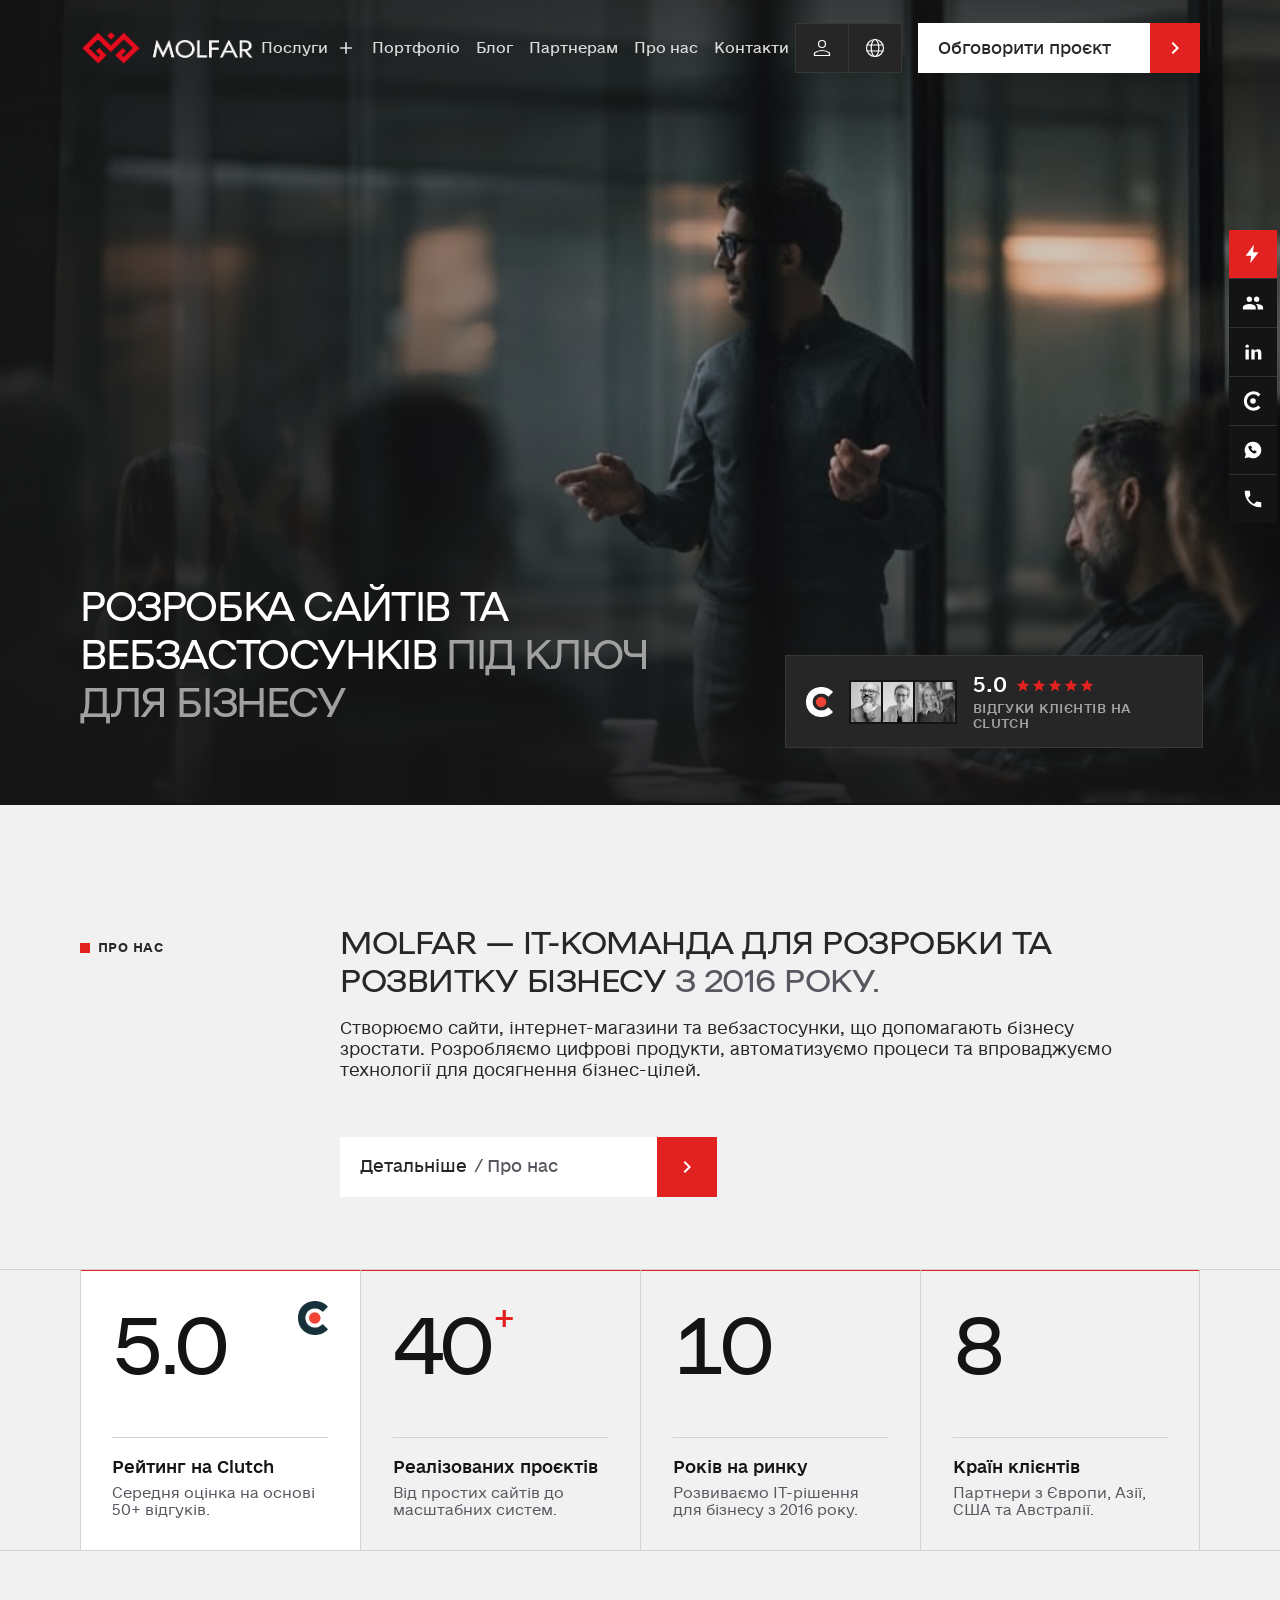
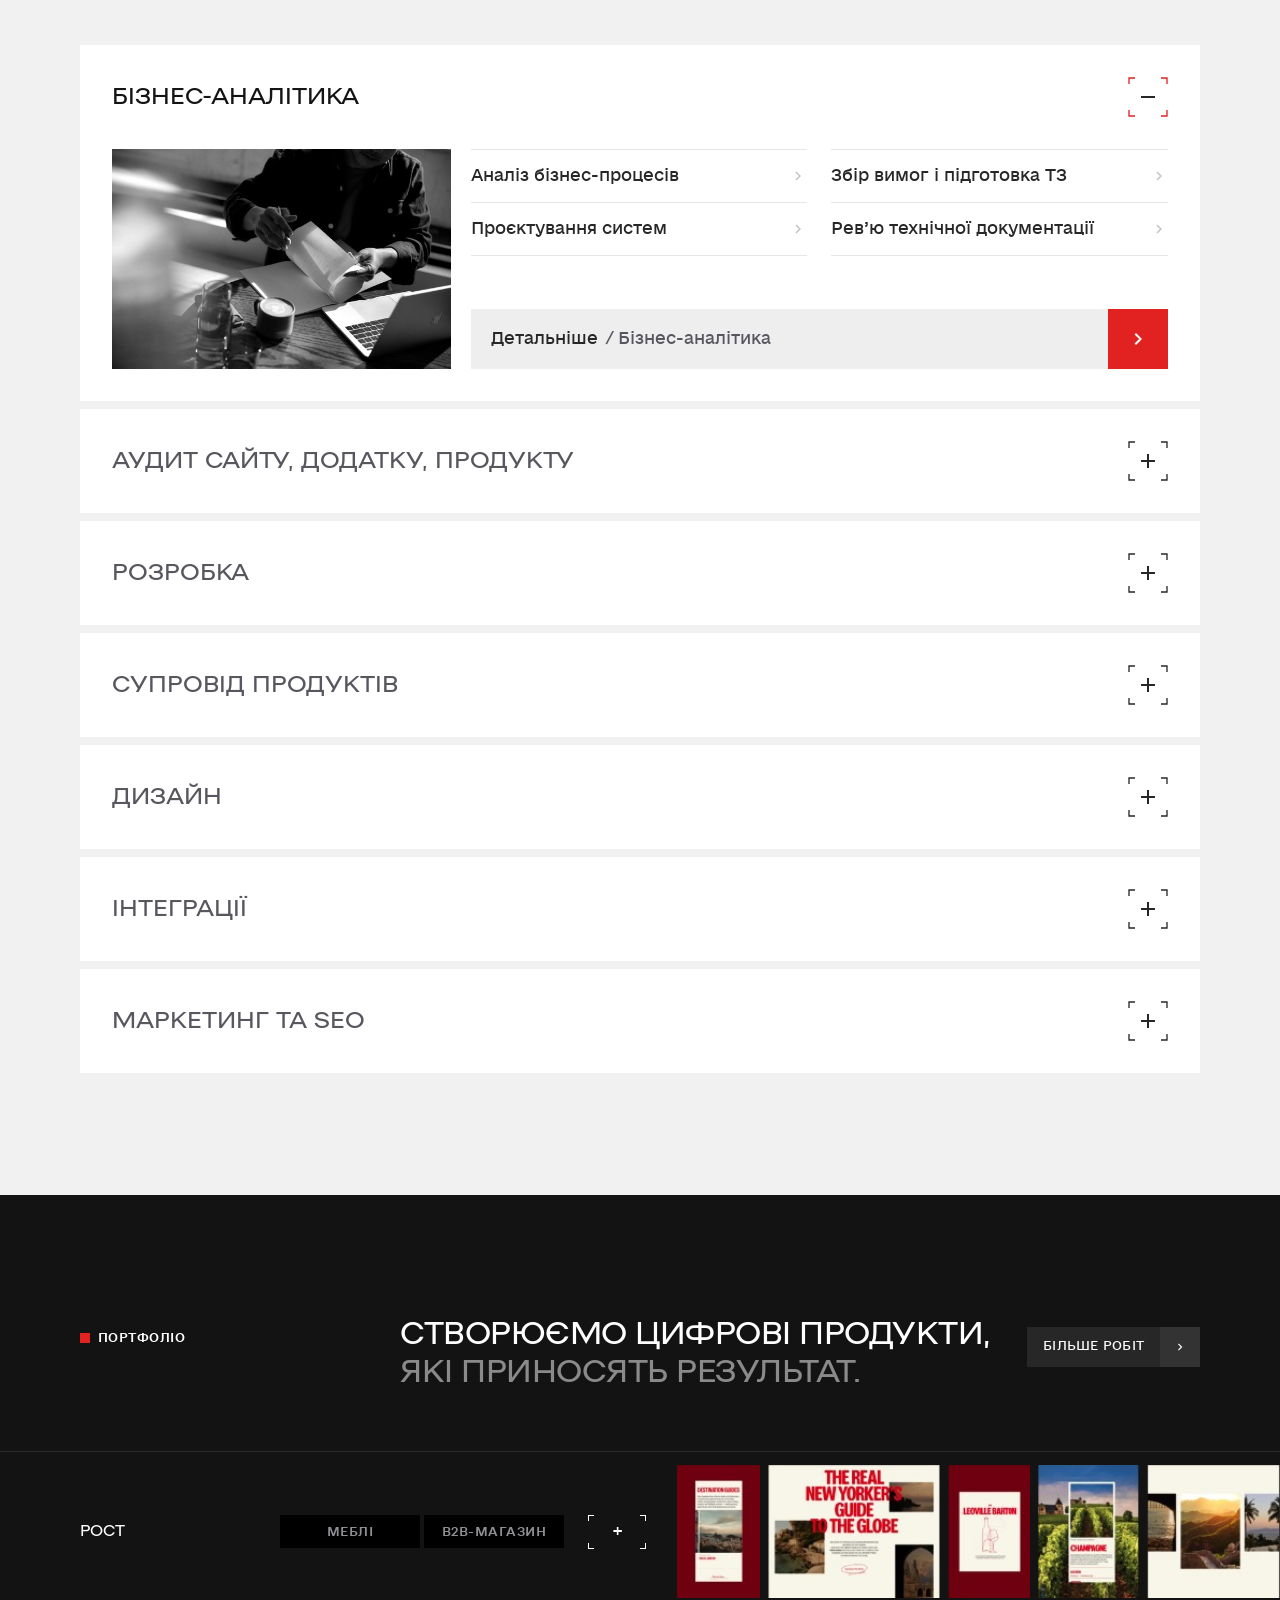
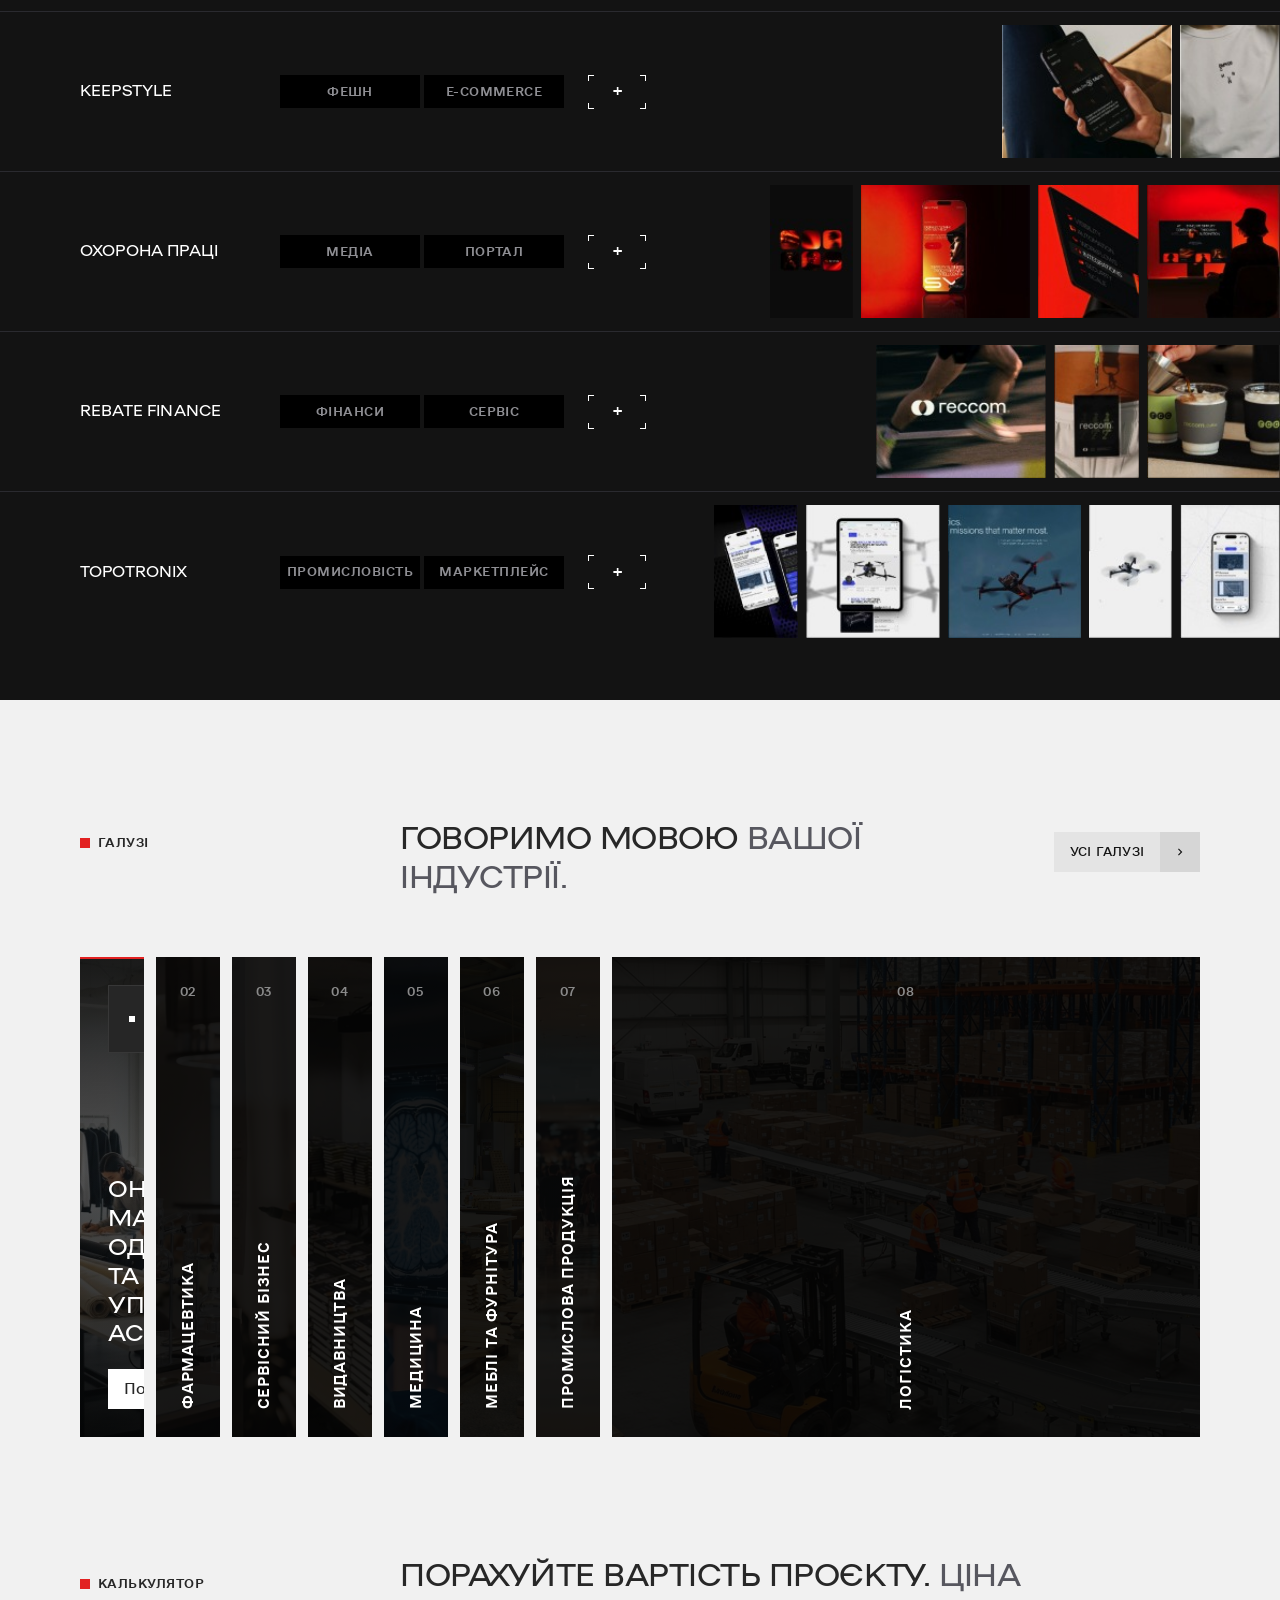
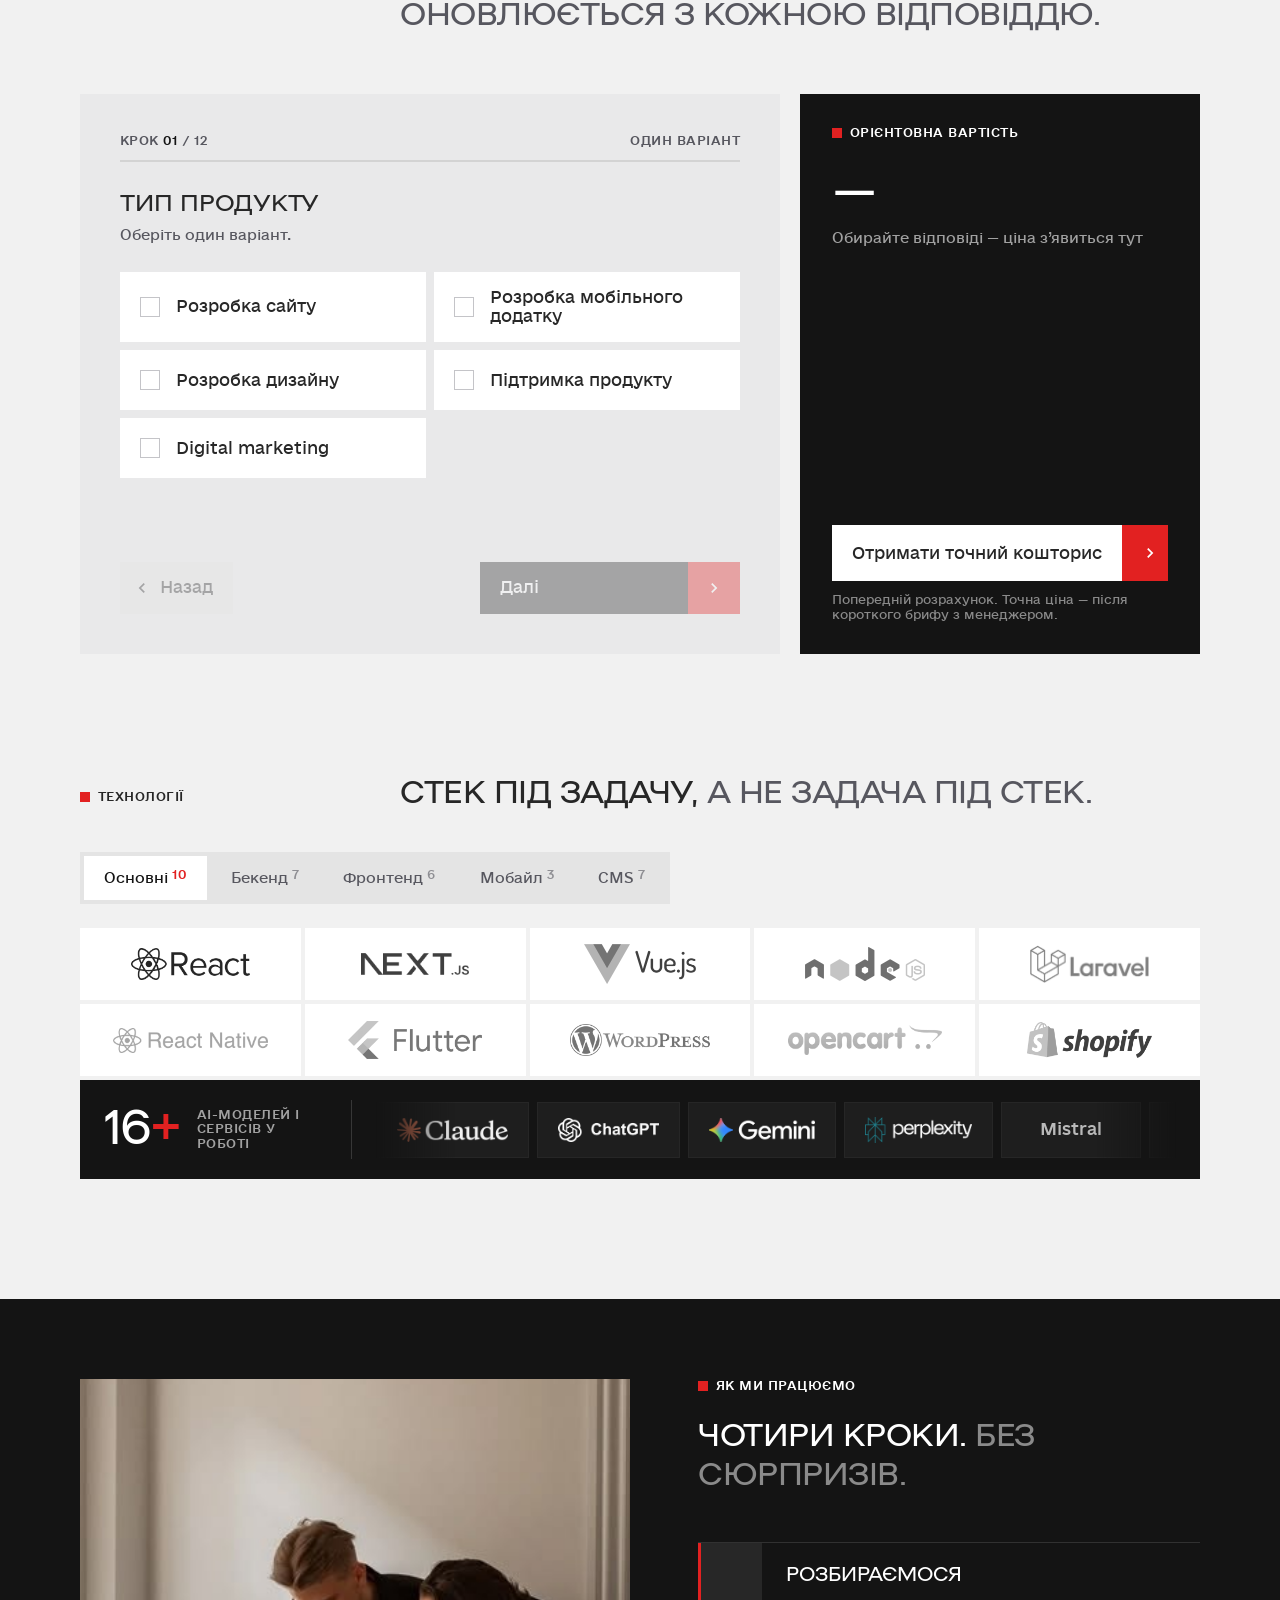
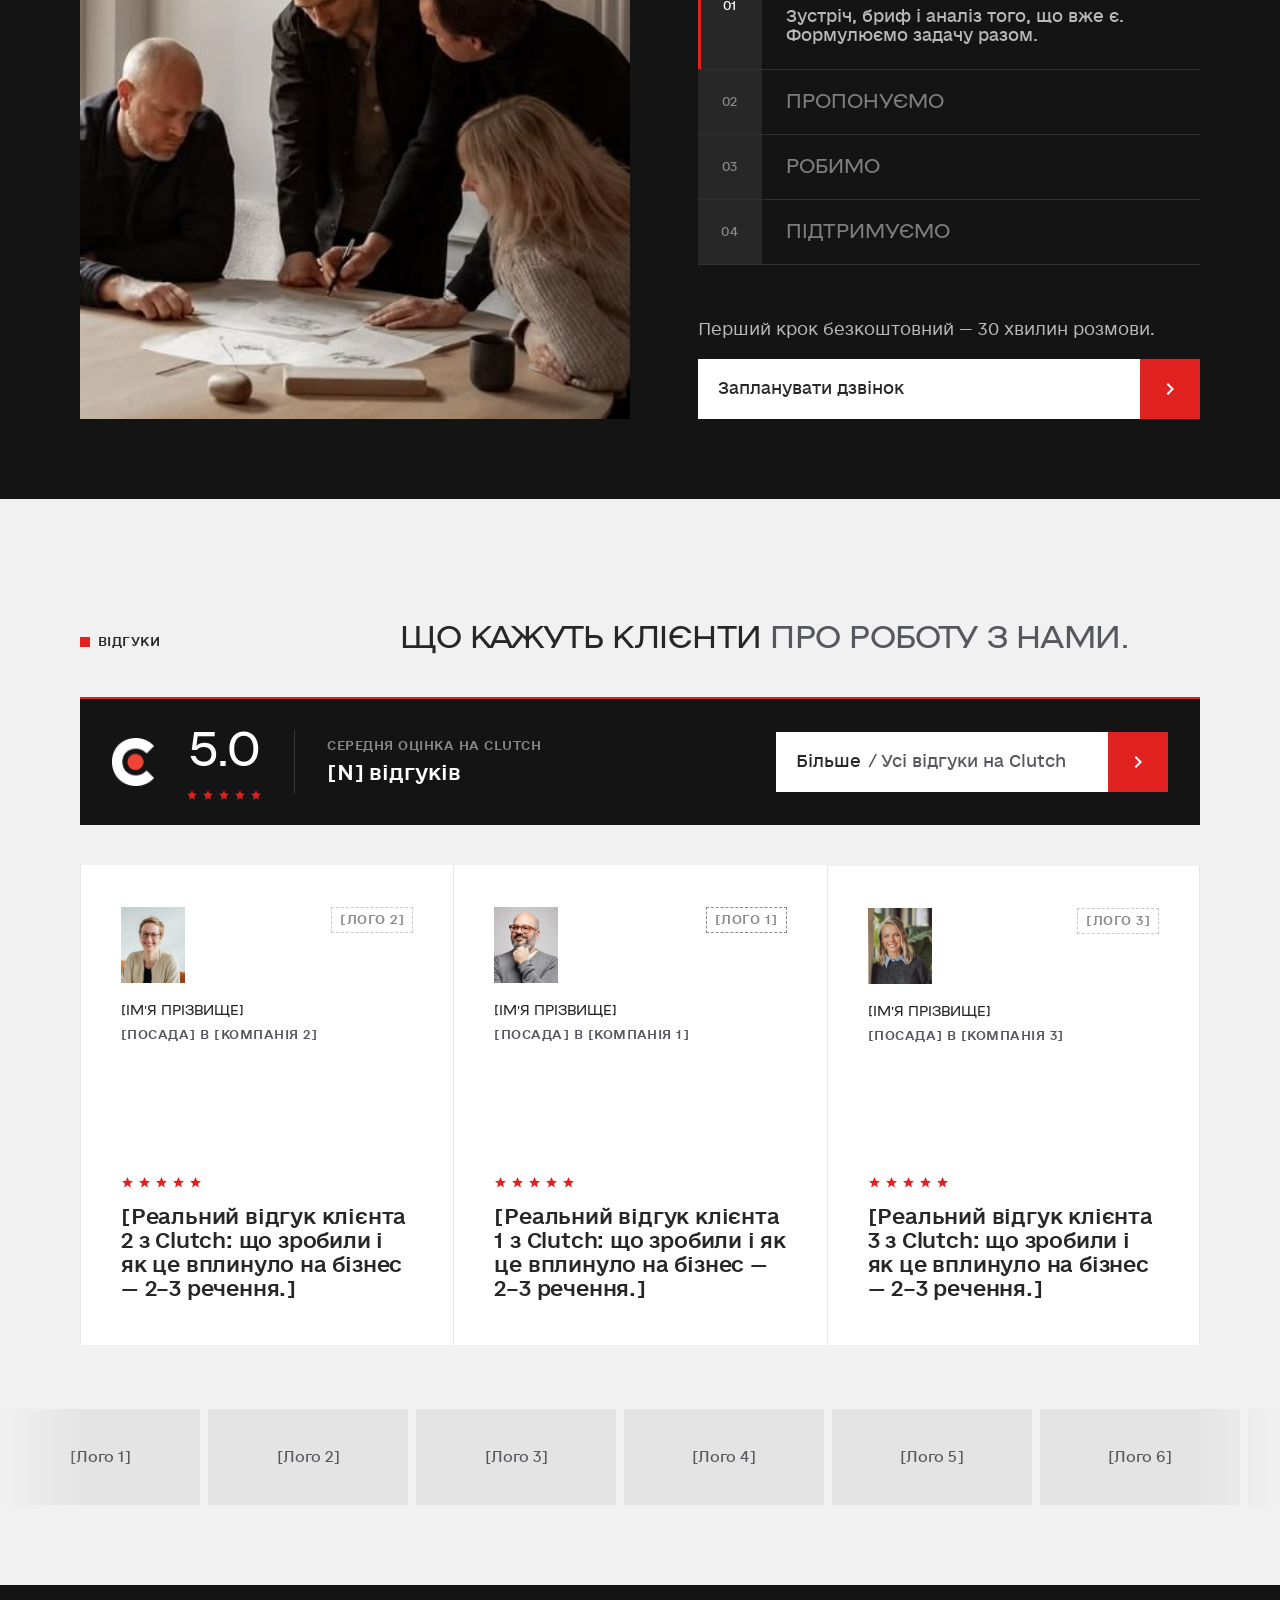
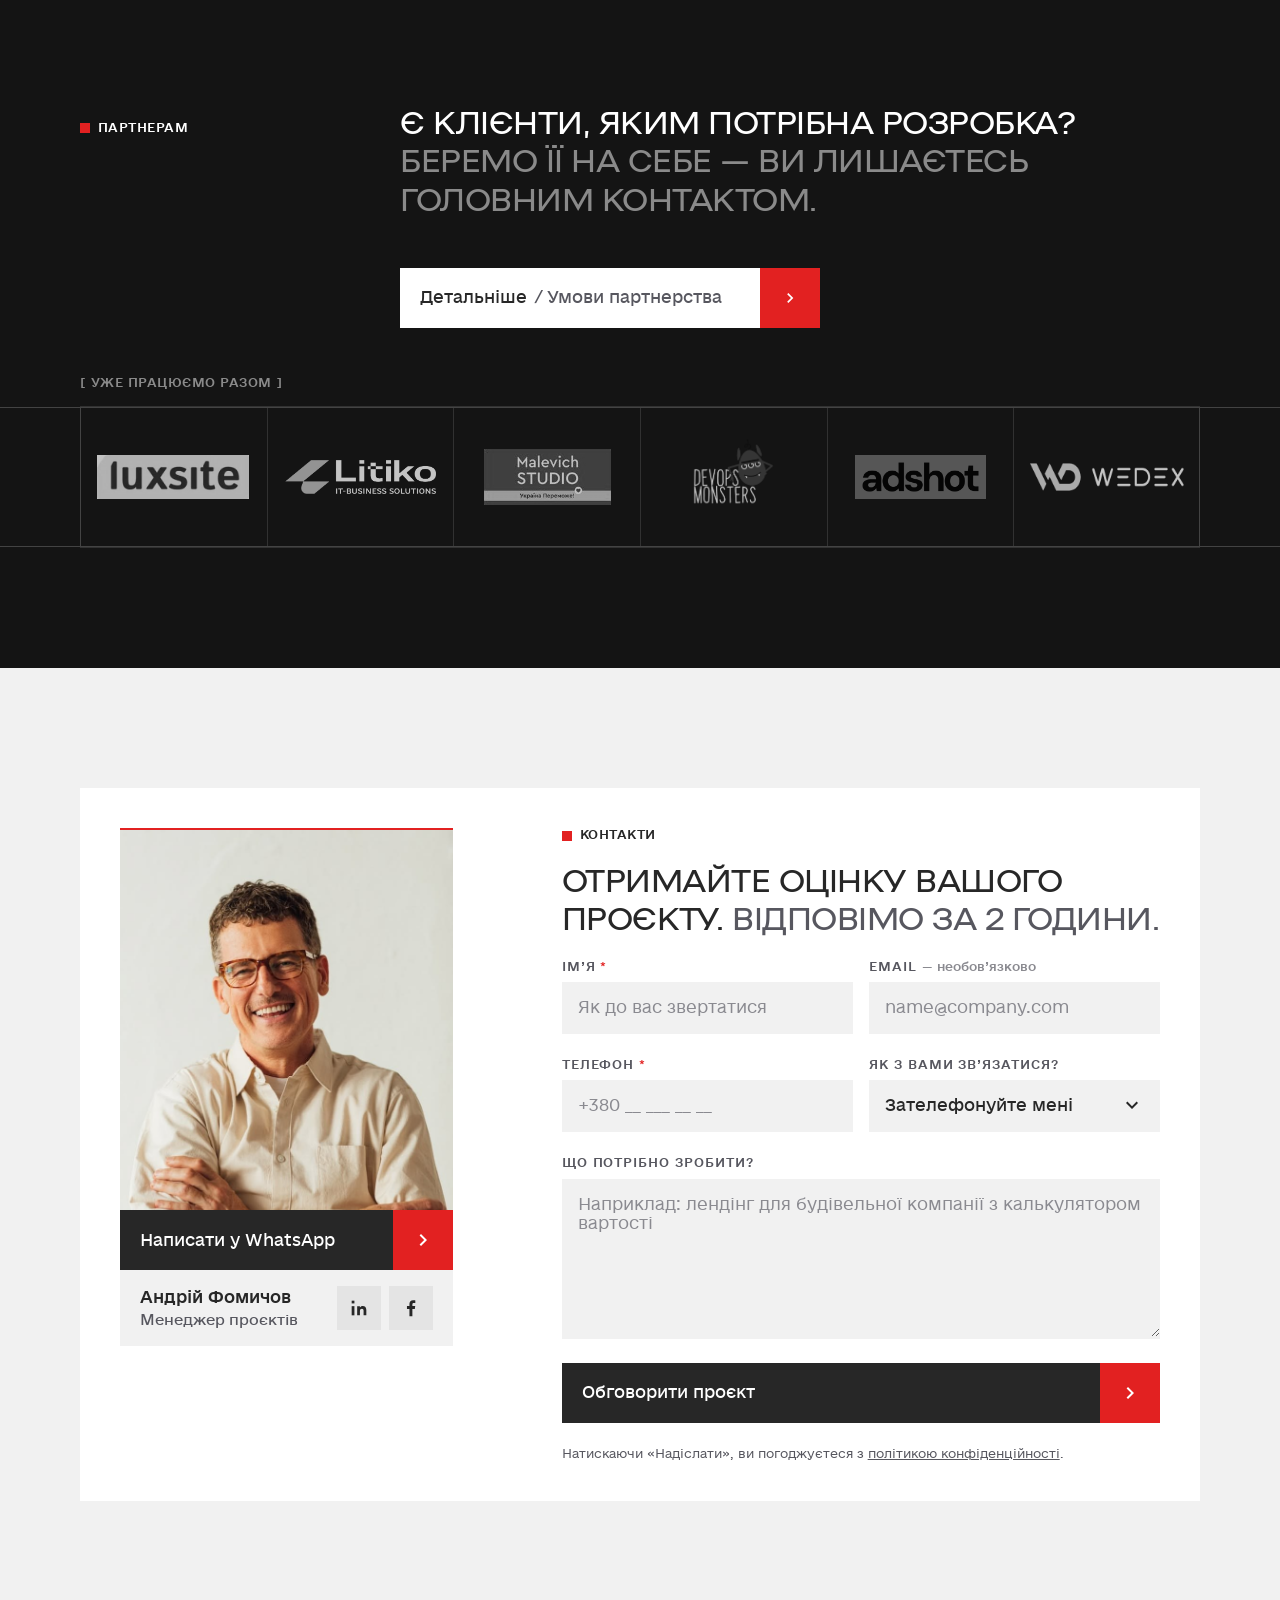
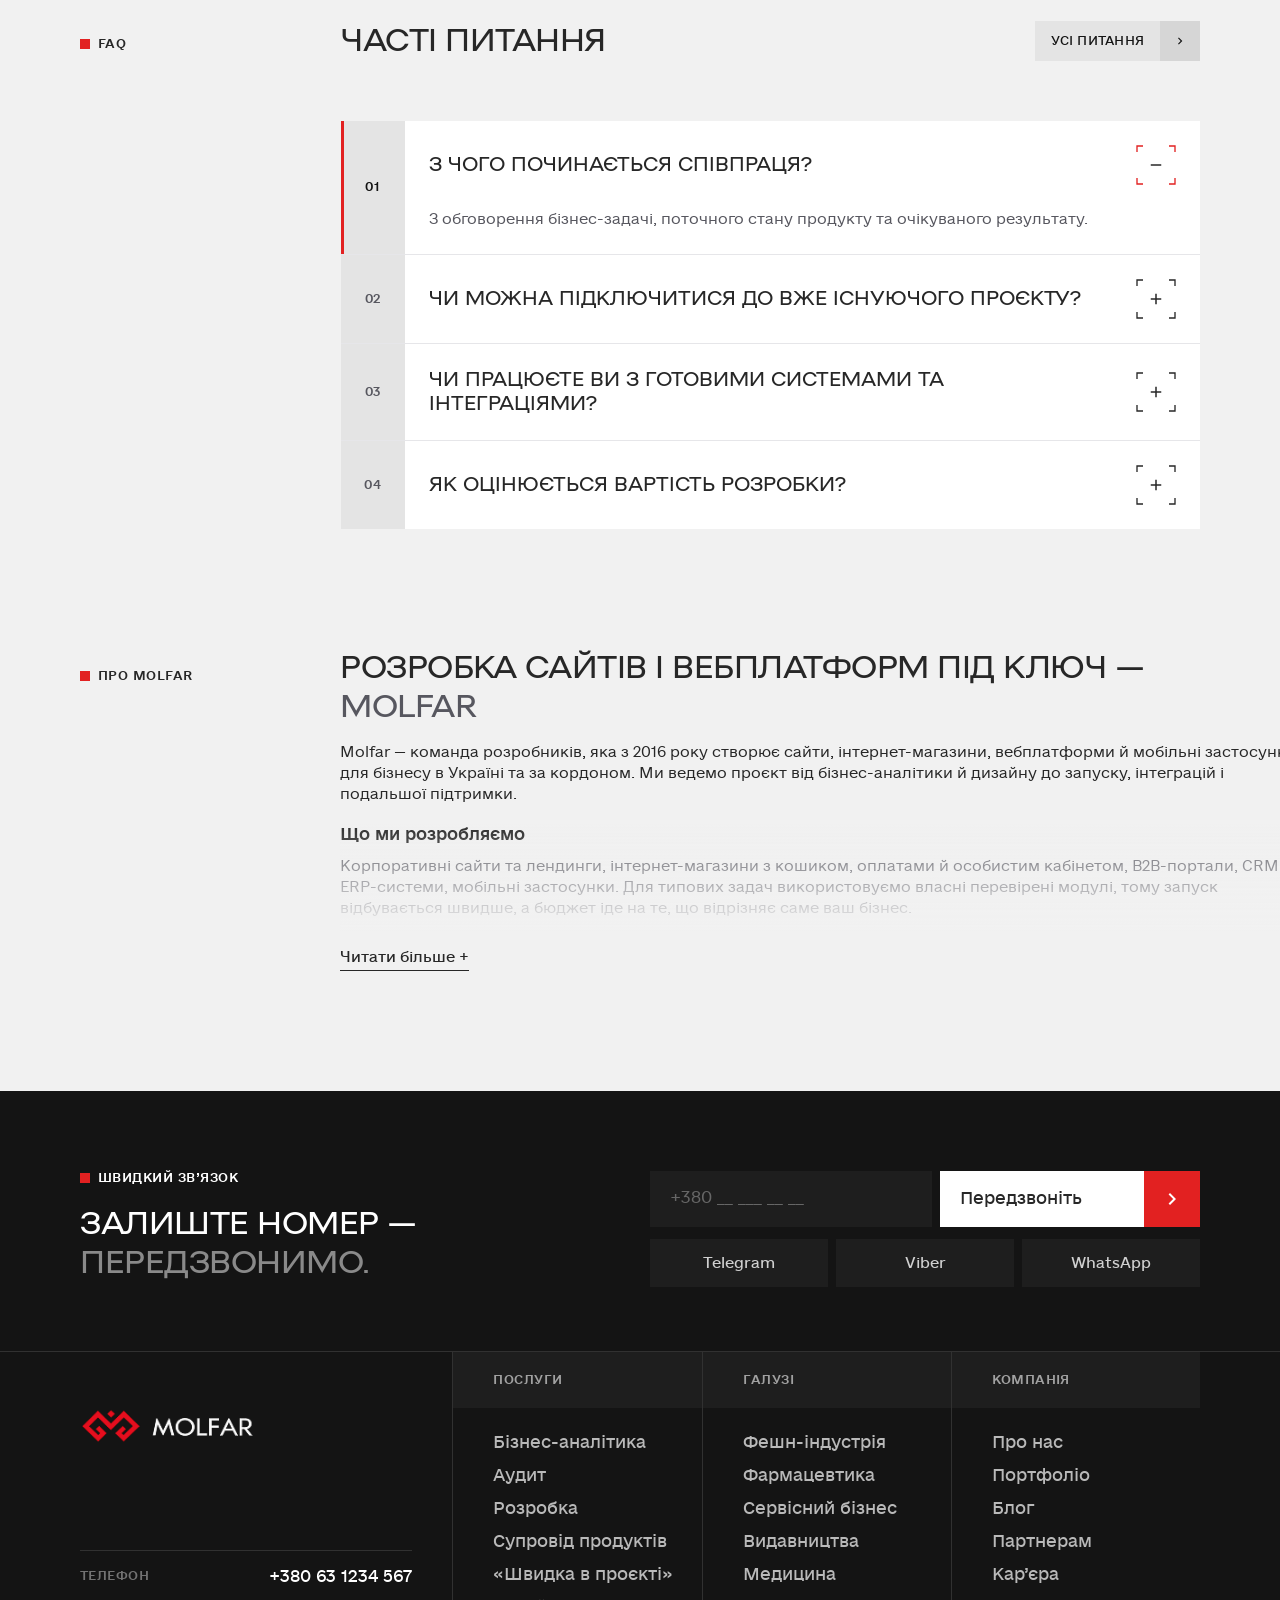
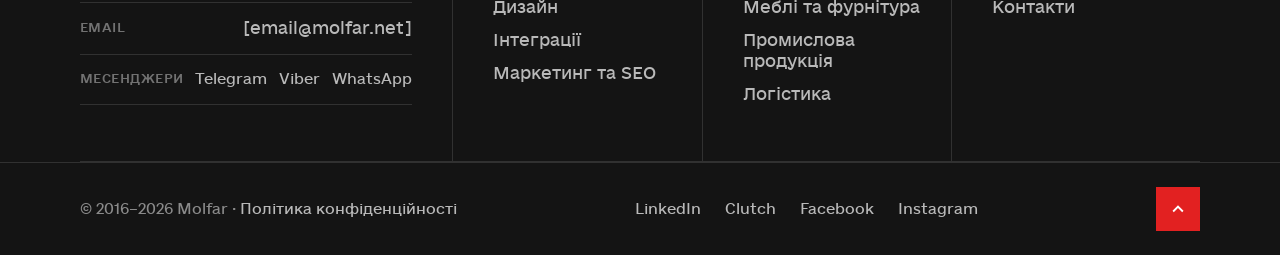
<file: index.html>
<!doctype html>
<html lang="uk">
<head>
<meta charset="utf-8">
<meta name="viewport" content="width=device-width, initial-scale=1">
<meta name="robots" content="noindex, nofollow">
<title>Molfar — головна</title>
<!-- part 1 styles -->


<link rel="preconnect" href="https://fonts.googleapis.com">
<style>
body{margin:0;background:#f1f1f1}
a{color:#272727}a:hover{color:#272727}
a:focus-visible,summary:focus-visible,input:focus-visible,select:focus-visible,textarea:focus-visible{outline:2px solid #272727;outline-offset:2px;box-shadow:0 0 0 2px #ffffff}
.wrap{padding-left:var(--pad-x);padding-right:var(--pad-x);box-sizing:border-box}
.ey{display:inline-flex;align-items:center;gap:8px;font-family:"Helvetica Neue",Helvetica,Arial,sans-serif;font-weight:500;font-size:14px;line-height:120%;text-transform:uppercase}
.ey::before{content:"";width:6px;height:6px;background:#e22121;flex:none}
.mono{font-family:"Helvetica Neue",Helvetica,Arial,sans-serif;font-weight:500;font-size:12px;line-height:120%;letter-spacing:.01em;text-transform:uppercase}
.up{text-transform:uppercase}
.split{display:inline-flex;align-items:stretch;height:60px;text-decoration:none;width:377px;box-sizing:border-box}
.split .l{flex:1;display:flex;align-items:center;gap:8px;padding:0 20px;font-size:16px;line-height:120%;white-space:nowrap}
.split .t{width:60px;flex:none;background:#e22121;color:#ffffff;display:flex;align-items:center;justify-content:center}
.split.dark .l{background:#272727;color:#ffffff}
.split.light .l{background:#ffffff;color:#272727}
.split.muted .l{background:#eeeeee;color:#272727}
.split .crumb{color:#57575f}
.brk{width:40px;height:40px;flex:none;display:inline-flex;align-items:center;justify-content:center;position:relative;font-size:16px;line-height:120%}
.brk svg.c{position:absolute;inset:0}
details>summary{list-style:none;cursor:pointer}
details>summary::-webkit-details-marker{display:none}
details[open] .plus{transform:rotate(45deg)}
details[open] .ttl{color:#272727}
.field{display:flex;flex-direction:column;gap:8px}
.field input,.field select,.field textarea{font:inherit;font-size:16px;line-height:120%;color:#272727;background:#eeeeee;border:1px solid #57575f;border-radius:0;padding:16px 20px;box-sizing:border-box;width:100%}
.chip{display:inline-flex;align-items:center;gap:8px;height:40px;padding:0 16px;background:#eeeeee;font-size:16px;cursor:pointer}
.chip input{accent-color:#e22121;margin:0}
.tag{display:inline-flex;align-items:center;height:32px;padding:0 12px;background:#eeeeee}
/* Перший екран: темний, з анімованим знаком */
.h6 a{color:#ffffff}
.h6 a:focus-visible{outline-color:#ffffff;box-shadow:0 0 0 2px #141414}
.h6-mono{font-family:"Helvetica Neue",Helvetica,Arial,sans-serif;font-weight:500;font-size:12px;line-height:120%;letter-spacing:.01em;text-transform:uppercase}
.h6-nv{display:inline-flex;align-items:center;gap:8px;height:96px;text-decoration:none;font-size:16px;white-space:nowrap}
.h6-cta{display:inline-flex;align-items:center;gap:16px;font-size:16px;line-height:120%;font-weight:500;letter-spacing:-0.25px;text-transform:uppercase;text-decoration:none;white-space:nowrap}
.h6-cta i{width:32px;height:32px;background:#e22121;color:#ffffff;display:inline-flex;align-items:center;justify-content:center}
.h6-stage{position:absolute;left:50%;top:480px;width:1040px;margin-left:-520px;perspective:1400px}
.h6-spin{transform:none}
@keyframes h6sway{0%{transform:rotateX(16deg) rotateY(-16deg)}100%{transform:rotateX(8deg) rotateY(16deg)}}
/* 1) знак промальовується тонкими лініями  2) з'являється великий червоний знак  3) зникає. Цикл 10 с */
.h6-dash{stroke-dasharray:100;stroke-dashoffset:100;animation:h6dash 10s cubic-bezier(.6,0,.3,1) infinite}
@keyframes h6dash{0%{stroke-dashoffset:100}32%{stroke-dashoffset:0}100%{stroke-dashoffset:0}}
.h6-wire{animation:h6wire 10s linear infinite}
@keyframes h6wire{0%{opacity:1}46%{opacity:1}58%{opacity:.2}86%{opacity:.2}95%{opacity:0}100%{opacity:0}}
.h6-solid{opacity:0;transform-box:fill-box;transform-origin:center;animation:h6solid 10s ease-in-out infinite}
@keyframes h6solid{0%{opacity:0;transform:scale(.96)}36%{opacity:0;transform:scale(.96)}52%{opacity:1;transform:scale(1)}86%{opacity:1;transform:scale(1)}95%{opacity:0;transform:scale(1.02)}100%{opacity:0;transform:scale(1.02)}}
.h6-glow{animation:h6pulse 3.5s ease-in-out infinite alternate}
@keyframes h6pulse{from{opacity:.35}to{opacity:.85}}
@media (prefers-reduced-motion: reduce){.h6-spin,.h6-dash,.h6-wire,.h6-solid,.h6-glow{animation:none}.h6-dash{stroke-dashoffset:0}.h6-solid{opacity:1}.h6-wire{opacity:.2}}
/* Портфоліо */
.pf{background:#131313;color:#ffffff;padding-bottom:48px}
.pf a{color:inherit}
.pf-head{position:relative;height:269px;box-sizing:border-box;padding:0 64px;border-bottom:1px solid #2a2a2f}
.pf-head .ey{position:absolute;left:64px;top:98px;color:#ffffff}
.pf-h2{position:absolute;left:397px;top:100px;margin:0;width:440px;font-size:30px;line-height:120%;font-weight:500;letter-spacing:.2px;text-transform:uppercase}
.pf-h2 span{color:#8a8a8a}
.pf-more{position:absolute;right:64px;top:199px;display:inline-flex;align-items:center;gap:8px;font-size:12px;line-height:120%;font-weight:500;text-transform:uppercase;text-decoration:none}
.pf-more i{width:20px;height:20px;background:#e22121;color:#ffffff;display:inline-flex;align-items:center;justify-content:center}
.pf-row{position:relative;display:flex;align-items:center;height:160px;border-bottom:1px solid #2a2a2f;text-decoration:none;transition:background .2s,color .2s}
.pf-row:last-child{border-bottom:0}
.pf-name{position:absolute;left:64px;font-size:16px;line-height:120%}
.pf-tags{position:absolute;left:240px;display:flex;gap:4px}
.pf-tag{display:inline-flex;align-items:center;height:33px;padding:0 12px;background:#000000;color:#8e8e93;font-family:"Helvetica Neue",Helvetica,Arial,sans-serif;font-weight:500;font-size:12px;letter-spacing:.02em;text-transform:uppercase}
.pf-row.out .pf-tag{background:transparent;box-shadow:inset 0 0 0 1px #3a3a3a}
.pf-open{position:absolute;left:600px;display:inline-flex;align-items:center;gap:8px;height:34px;min-width:34px;justify-content:center;font-size:16px;white-space:nowrap}
.pf-open b{font-size:14px}
.pf-open::before,.pf-open::after{content:"";position:absolute;inset:0;pointer-events:none;border:1.3px solid currentColor;
 -webkit-mask:linear-gradient(#000000 0 0) top left/6px 6px no-repeat,linear-gradient(#000000 0 0) top right/6px 6px no-repeat,linear-gradient(#000000 0 0) bottom left/6px 6px no-repeat,linear-gradient(#000000 0 0) bottom right/6px 6px no-repeat;
 mask:linear-gradient(#000000 0 0) top left/6px 6px no-repeat,linear-gradient(#000000 0 0) top right/6px 6px no-repeat,linear-gradient(#000000 0 0) bottom left/6px 6px no-repeat,linear-gradient(#000000 0 0) bottom right/6px 6px no-repeat}
.pf-open::after{display:none}
.pf-open b{font-weight:400;display:none}
.pf-row.wide .pf-open,.pf-row:hover .pf-open{padding:0 12px}
.pf-row.wide .pf-open b,.pf-row:hover .pf-open b{display:inline}
.pf-imgs{position:absolute;right:0;top:13px;display:flex;gap:8px}
.pf-imgs img{height:133px;width:auto;display:block}
.pf-row.on,.pf-row:hover{background:#ffffff;color:#272727}
.pf-row.on .pf-tag,.pf-row:hover .pf-tag{background:#000000;color:#ffffff;box-shadow:none}
.ft-a{color:#ffffff;text-decoration:none;font-size:16px;line-height:120%}
.ft-a:hover{color:#ffffff;text-decoration:underline}
/* Галузі: слайдер-акордеон */
.ind-track{display:flex;gap:8px;height:480px}
.ind-card{position:relative;flex:1 1 0;min-width:0;overflow:hidden;color:#ffffff;text-decoration:none;background:#1b1b1b;transition:flex-basis .5s cubic-bezier(.4,0,.2,1)}
.ind-card.on,.ind-track .ind-card:hover{flex:0 0 560px}
.ind-track:hover .ind-card.on:not(:hover){flex:1 1 0}
.ind-card::before{content:"";position:absolute;left:0;right:0;top:0;height:2px;background:#e22121;z-index:2;opacity:0;transition:opacity .2s}
.ind-bg{position:absolute;inset:0;background:#3a3a3a}
.ind-bg::after{content:"";position:absolute;inset:0;background:#000000bf;transition:background .3s}
.ind-no{position:absolute;left:16px;top:20px;font-family:"Helvetica Neue",Helvetica,Arial,sans-serif;font-size:12px;color:#a1a1a1;transition:opacity .2s}
.ind-v{position:absolute;left:16px;bottom:64px;writing-mode:vertical-rl;transform:rotate(180deg);font-size:16px;line-height:120%;font-weight:500;text-transform:uppercase;letter-spacing:.02em;white-space:nowrap;transition:opacity .2s}
.ind-body{position:absolute;left:28px;right:28px;top:28px;bottom:28px;display:flex;flex-direction:column;gap:16px;min-width:500px;opacity:0;transition:opacity .25s}
.ind-lb{display:flex;align-items:center;gap:8px;font-size:12px;line-height:120%;font-weight:500;letter-spacing:.07em;text-transform:uppercase;margin-bottom:auto}
.ind-t{font-size:30px;line-height:120%;font-weight:500;text-transform:uppercase;max-width:440px}
.ind-chips{display:flex;flex-wrap:wrap;gap:4px}
.ind-chip{display:inline-flex;align-items:center;height:30px;padding:0 12px;background:#313131;font-size:14px}
.ind-foot{display:flex;align-items:center;justify-content:space-between;padding-top:8px}
.ind-l{font-size:14px;text-decoration:underline;text-underline-offset:3px}
.ind-bar{display:block;height:2px;background:#434343}
.ind-bar i{display:block;width:0;height:2px;background:#ffffff}
.ind-card.on .ind-bar i{animation:indfill 6s linear forwards}
.ind-track:hover .ind-bar i{animation-play-state:paused}
@keyframes indfill{from{width:0}to{width:100%}}
.ind-ic{position:absolute;right:16px;bottom:16px;width:32px;height:32px;display:inline-flex;align-items:center;justify-content:center;transition:opacity .2s}
.ind-ic svg.c{position:absolute;inset:0}
.ind-card.on::before,.ind-track .ind-card:hover::before{opacity:1}
.ind-card.on .ind-bg::after,.ind-track .ind-card:hover .ind-bg::after{background:linear-gradient(#00000033,#00000000 35%,#000000d9 75%)}
.ind-card.on .ind-body,.ind-track .ind-card:hover .ind-body{opacity:1;transition-delay:.2s}
.ind-card.on .ind-ic,.ind-card.on .ind-v,.ind-track .ind-card:hover .ind-ic,.ind-track .ind-card:hover .ind-v{opacity:0}
.ind-track:hover .ind-card.on:not(:hover)::before{opacity:0}
.ind-track:hover .ind-card.on:not(:hover) .ind-bg::after{background:#000000bf}
.ind-track:hover .ind-card.on:not(:hover) .ind-body{opacity:0;transition-delay:0s}
.ind-track:hover .ind-card.on:not(:hover) .ind-ic,.ind-track:hover .ind-card.on:not(:hover) .ind-no,.ind-track:hover .ind-card.on:not(:hover) .ind-v{opacity:1}
.ind-nav{width:52px;height:52px;border:0;background:#e6e6e6;color:#272727;display:inline-flex;align-items:center;justify-content:center;cursor:pointer;padding:0;transition:background .2s}
.ind-nav:hover{background:#dadada}
.ind-nav+.ind-nav{background:#e22121;color:#ffffff}
.ind-nav+.ind-nav:hover{background:#c01b1b}
.rb-tab{transition:width .2s,background .2s}
.rb-tab:hover{width:56px;background:#c01b1b}
/* Форма заявки */
.fl{display:flex;flex-direction:column;gap:12px}
.fl-l{font-size:12px;line-height:120%;font-weight:500;letter-spacing:.06em;text-transform:uppercase;color:#272727}
.fl input,.fl select,.fl textarea{font:inherit;font-size:16px;line-height:120%;color:#272727;background:#f1f1f1;border:0;border-bottom:1px solid transparent;border-radius:0;padding:12px 16px;min-height:48px;box-sizing:border-box;width:100%}
.fl textarea{resize:vertical;min-height:160px}
.fl input:focus,.fl select:focus,.fl textarea:focus{outline:none;border-bottom-color:#e22121;background:#ebebeb}
.fl-go{display:flex;align-items:center;justify-content:space-between;height:60px;padding:0 20px 0 24px;margin-top:8px;background:#e22121;color:#ffffff;text-decoration:none;font-size:16px;font-weight:500;transition:background .2s}
.fl-go:hover{background:#c01b1b;color:#ffffff}
.fl input::placeholder,.fl textarea::placeholder{color:#8a8a90}
.fl-send{display:flex;align-items:stretch;height:48px;background:#f1f1f1;color:#272727;text-decoration:none}
.fl-send>span{flex:1;display:flex;align-items:center;gap:8px;padding:0 16px;font-size:14px}
.fl-send i{width:48px;flex:none;background:#272727;color:#ffffff;display:flex;align-items:center;justify-content:center;transition:background .2s}
.fl-send:hover i{background:#e22121}
.h6-seg{stroke-dasharray:1;stroke-dashoffset:1;animation:h6seg 6s cubic-bezier(.7,0,.2,1) infinite}
@keyframes h6seg{0%{stroke-dashoffset:1;opacity:1}14%{stroke-dashoffset:0}80%{stroke-dashoffset:0;opacity:1}92%,100%{stroke-dashoffset:0;opacity:0}}
.h6-segd{opacity:0;animation:h6segd 6s ease infinite}
@keyframes h6segd{0%,22%{opacity:0}30%,80%{opacity:1}92%,100%{opacity:0}}
@media (prefers-reduced-motion: reduce){.h6-seg,.h6-segd{animation:none;stroke-dashoffset:0;opacity:1}}
.h6-ghost{display:inline-flex;align-items:stretch;height:52px;text-decoration:none;align-self:flex-start}
.h6-ghost span{display:flex;align-items:center;padding:0 24px;background:#262626;color:#ffffff;font-size:16px;transition:background .2s}
.h6-ghost i{width:52px;background:#e22121;color:#ffffff;display:flex;align-items:center;justify-content:center}
.h6-ghost:hover span{background:#373737}
/* Мітки й теги: Helvetica Neue капсом з трекінгом замість Geist Mono */
.ey,.mono,.h6-mono,.pf-tag,.ind-no{letter-spacing:.07em}
.ey{font-size:12px}
.sv-list{list-style:none;margin:0;padding:0;border-bottom:1px solid #e6e6e9}
.sv-row{display:flex;align-items:center;gap:16px;padding:16px 0;border-top:1px solid #e6e6e9;font-size:16px;line-height:120%;color:#272727;text-decoration:none;transition:color .2s}
.sv-row::before{content:"";width:6px;height:6px;background:#e22121;flex:none}
.sv-row i{margin-left:auto;color:#b4b4ba;display:flex;transition:color .2s,transform .2s}
.sv-row:hover{color:#e22121}
.sv-row:hover i{color:#e22121;transform:translateX(4px)}
/* Шапка портфоліо — як у всіх секціях */
.pf{padding-top:120px}
.pf-head{height:auto!important;display:flex;align-items:flex-start;gap:20px;padding:0 var(--pad-x) 60px!important}
.pf-head .ey{position:static!important;width:300px;flex:none;padding-top:16px}
.pf-h2{position:static!important;width:auto!important;flex:1;font-size:32px!important;line-height:120%!important;letter-spacing:-.5px!important}
.pf-more{position:static!important;align-self:flex-start;margin-top:12px}
/* Рядки портфоліо: потоком, без накладань; «Переглянути» — лише при наведенні */
.pf-row{padding-left:var(--pad-x);box-sizing:border-box}
.pf-name{position:static!important;width:200px;flex:none;font-size:16px;line-height:120%;text-transform:uppercase;font-family:"Helvetica Neue",Helvetica,Arial,sans-serif!important;font-weight:500;letter-spacing:.01em}
.pf-tags{position:static!important;flex:none}
.pf-tags .pf-tag{width:140px;box-sizing:border-box;justify-content:center;white-space:nowrap}
.pf-open{position:relative!important;left:auto!important;margin-left:24px;padding:0 12px!important;gap:12px!important}
.pf-open i{font-style:normal;display:inline-flex;align-items:center}
.pf-open b{display:none!important;font-size:14px!important}
.pf-open .pf-ar{display:none}
.pf-row:hover .pf-open{padding:0 16px!important}
.pf-row:hover .pf-open .pf-pl{display:none}
.pf-row:hover .pf-open b{display:inline!important}
.pf-row:hover .pf-open .pf-ar{display:none}
.ind-d{font-size:16px;line-height:120%;color:#d0d0d0;max-width:440px}
/* Закриті картки галузей — варіант 1: номер зверху, назва знизу, по центру */
.ind-no{left:50%!important;top:28px!important;transform:translateX(-50%);font-size:12px!important;line-height:120%;color:#8a8a8a!important}
.ind-v{left:50%!important;bottom:28px!important;transform:translateX(-50%) rotate(180deg)!important;font-size:14px!important;line-height:120%!important;letter-spacing:.06em!important}
.ind-ic{display:none!important}
.ind-btn{margin-top:4px;align-self:flex-start;display:inline-flex;align-items:stretch;height:40px}
.ind-btn>span{display:flex;align-items:center;padding:0 16px;background:#ffffff;color:#272727;font-size:14px;white-space:nowrap}
.ind-btn i{width:40px;background:#e22121;color:#ffffff;display:flex;align-items:center;justify-content:center}
.ind-card.on .ind-bg::after,.ind-track .ind-card:hover .ind-bg::after{background:linear-gradient(#000000b3,#00000026 45%,#000000b3)!important}
.ind-s{font-size:24px;line-height:120%;font-weight:500;text-transform:uppercase;color:#ffffff;max-width:460px}
.pr-row{all:unset;box-sizing:border-box;width:100%;height:88px;display:flex;align-items:center;gap:24px;padding:0 28px;background:#1e1e1e;border-top:1px solid #313131;color:#ffffff;cursor:pointer;transition:background .2s}
.pr-row:hover{background:#262626}
.pr-row.on{background:#2a2a2a;box-shadow:inset 3px 0 0 #e22121}
.pr-no{width:56px;font-size:32px;line-height:120%;font-weight:500;letter-spacing:-1px;color:#4f4f4f}
.pr-row.on .pr-no{color:#e22121}
.pr-t{flex:1;font-size:24px;line-height:120%;font-weight:500}
.pr-g{padding:8px 12px;background:#262626;color:#d0d0d0}
.pr-row .plus{transition:transform .25s}
.pr-row.on .plus{transform:rotate(45deg)}
.pr-pan{position:absolute;inset:0;background:#1e1e1e;padding:32px;box-sizing:border-box;display:flex;flex-direction:column;justify-content:space-between;animation:prIn .3s ease}
@keyframes prIn{from{opacity:0;transform:translateX(-16px)}to{opacity:1;transform:none}}
.pr-o{display:flex;align-items:center;gap:12px;font-size:16px;line-height:120%}
.pr-o i{width:6px;height:6px;background:#e22121;flex:none}
.tc-tab{all:unset;box-sizing:border-box;cursor:pointer;height:36px;padding:0 16px;display:inline-flex;align-items:center;border:1px solid #cdcdcd;font-size:12px;line-height:120%;font-weight:500;letter-spacing:.07em;text-transform:uppercase;color:#272727;transition:background .15s,color .15s}
.tc-tab:hover{border-color:#272727}
.tc-tab.on{background:#141414;border-color:#141414;color:#ffffff}
.tc-track{display:grid;grid-auto-flow:column;grid-template-rows:repeat(2,52px);grid-auto-columns:240px;gap:8px;overflow-x:auto;padding:0 var(--pad-x);scroll-padding:0 var(--pad-x);scroll-behavior:smooth;scrollbar-width:none}
.tc-track::-webkit-scrollbar{display:none}
.tc-item{height:52px;background:#ffffff;display:flex;align-items:center;gap:12px;padding:0 20px;font-size:16px;line-height:120%;font-weight:500;color:#272727;text-decoration:none;animation:tcIn .25s ease}

.tc-go{width:28px;height:28px;flex:none;display:flex;align-items:center;justify-content:center;border:1px solid currentColor;opacity:.5}
.tc-ar{all:unset;cursor:pointer;width:44px;height:44px;display:flex;align-items:center;justify-content:center;border:1px solid #cdcdcd;color:#272727}
.tc-ar:hover{border-color:#272727}
@keyframes tcIn{from{opacity:0}to{opacity:1}}
.tcur{width:3px;height:30px;margin-left:4px;background:#e22121;animation:tcBlink .9s steps(1) infinite}
@keyframes tcBlink{50%{opacity:0}}
.rl{display:block;overflow:hidden;padding-bottom:4px}
.ri{display:block;transform:translateY(105%);animation:rlUp .9s cubic-bezier(.2,.7,.2,1) .1s forwards}
.rp{opacity:0;transform:translateY(16px);animation:rpUp .8s ease .45s forwards}
@keyframes rlUp{to{transform:none}}
@keyframes rpUp{to{opacity:1;transform:none}}
.tl-tile{height:120px;background:#ffffff;display:flex;align-items:center;justify-content:center}
.tl-slot{width:132px;height:44px;display:flex;align-items:center;justify-content:center;border:1px dashed #c9c9c9;color:#969696}
.tk-bar{display:flex;align-items:center;justify-content:space-between;gap:20px;margin-bottom:8px}
.tk-tabs{display:flex;gap:8px;flex-wrap:wrap}
.tk-tabs .tc-tab{gap:8px}
.tk-n{font-size:12px;opacity:.5}
.tk-legend{display:flex;align-items:center;gap:8px;font-size:12px;color:#57575f}
.tk-grid{grid-template-columns:repeat(5,minmax(0,1fr));gap:8px;min-height:248px;align-content:start}
.tk-grid .tl-tile{position:relative}
.tk-core{display:inline-block;width:6px;height:6px;background:#e22121;flex:none}
.tl-tile .tk-core{position:absolute;top:14px;left:14px}
.tk-ai{display:grid;grid-template-columns:400px 1fr;gap:20px;align-items:center;background:#141414;color:#ffffff;padding:28px 28px 28px 32px;margin-top:8px}
.tk-ai-h{display:flex;align-items:center;gap:20px}
.tk-ai-badge{width:56px;height:56px;flex:none;background:#e22121;display:flex;align-items:center;justify-content:center;font-size:20px;font-weight:500;letter-spacing:.04em}
.tk-ai-row{display:grid;grid-template-columns:repeat(4,minmax(0,1fr));gap:8px}
.tk-ai-t{height:72px;background:#1e1e1e;display:flex;align-items:center;justify-content:center}
.tk-ai-slot{width:120px;height:36px;display:flex;align-items:center;justify-content:center;border:1px dashed #434343;color:#b9b9b9}
.aib{background:#141414;color:#ffffff}
.ai-t{height:72px;background:#1e1e1e;display:flex;align-items:center;justify-content:center}
.ai-badge{width:48px;height:48px;flex:none;background:#e22121;color:#ffffff;display:flex;align-items:center;justify-content:center;font-size:16px;font-weight:500;letter-spacing:.04em}
.conn{display:grid;grid-template-columns:repeat(5,minmax(0,1fr));gap:8px;height:40px}
.conn i{justify-self:center;width:1px;background:linear-gradient(#e22121,#e2212100)}
.tk-tabs .tc-tab{height:44px;padding:0 8px 0 12px;gap:12px;border:1px solid #c9c9c9;font-size:14px;line-height:120%;font-weight:400;letter-spacing:0;text-transform:none;color:#272727;background:transparent}
.tk-tabs .tc-tab:hover{border-color:#272727}
.tk-tabs .tc-tab .tk-n{min-width:28px;height:32px;display:flex;align-items:center;justify-content:center;background:#e4e4e4;color:#272727;opacity:1;font-family:"Helvetica Neue",Helvetica,Arial,sans-serif;font-weight:500;font-size:12px;letter-spacing:.01em}
.tk-tabs .tc-tab.on{background:#272727;border-color:#272727;color:#ffffff}
.tk-tabs .tc-tab.on .tk-n{background:#ffffff;color:#272727}
.ind-card.on .ind-no,.ind-track .ind-card:hover .ind-no{left:auto!important;right:28px;transform:none;z-index:3;color:#ffffff!important}
.ind-card.on .ind-lb,.ind-track .ind-card:hover .ind-lb{color:#ffffff}
.ind-track:hover .ind-card.on:not(:hover) .ind-no{left:50%!important;right:auto;transform:translateX(-50%);color:#8a8a8a!important}
.split.dark .crumb{color:#8a8a8a}
details[name="svc"][open]{background:#ffffff!important;color:#272727}
details[name="svc"][open] .ttl{color:#141414!important}
details[name="svc"][open] .brk{color:#141414}
details[name="svc"][open] summary{color:#57575f}
.sx-open{display:grid;grid-template-columns:repeat(12,minmax(0,1fr));column-gap:20px;padding:0 40px 32px}
.sx-ph2{grid-column:span 4;min-height:220px;background:#bababa}
.sx-open .sx-tag{display:inline-flex;align-items:center;gap:8px;height:40px;padding:0 12px 0 16px;background:#f1f1f1;color:#272727;text-decoration:none;font-size:14px;transition:background .2s,color .2s}
.sx-open .sx-tag:hover{background:#141414;color:#ffffff}
.sx-card{display:grid;grid-template-columns:repeat(12,minmax(0,1fr));column-gap:20px;padding:20px;background:#ffffff;border:1px solid #e6e6e9;text-decoration:none;color:#272727;transition:background .2s}
.sx-card.on{background:#e4e4e6;border-color:#e4e4e6}
.sx-mk{width:10px;height:10px;background:#e22121}
.sx-ph{grid-column:span 4;height:180px;background:#bababa}
.sx-body{grid-column:5/span 8;display:flex;flex-direction:column;gap:16px}
.sx-t{margin:0;font-size:26px;line-height:120%;font-weight:500;text-transform:uppercase;letter-spacing:-.3px}
.sx-tags{display:flex;flex-wrap:wrap;gap:8px;margin-top:auto}
.sx-tag{display:inline-flex;align-items:center;height:34px;padding:0 12px;background:#f1f1f1;font-size:14px;color:#272727}
.sx-card.on .sx-tag{background:#ffffff}
.num{width:40px;height:40px;flex:none;display:inline-flex;align-items:center;justify-content:center;background:#f1f1f1;color:#57575f;font-family:"Helvetica Neue",Helvetica,Arial,sans-serif;font-size:12px;line-height:120%;font-weight:500;letter-spacing:.07em;transition:color .2s,background .2s}
details[open]>summary .num{color:#e22121}
.num.dk{background:#262626;color:#8a8a8a}
#v2-services details[open] .plus{transform:none!important}
#v2-services details[open] .plus path{transform:rotate(45deg);transform-origin:12px 12px}
/* hover: заливка */
.split{position:relative;overflow:hidden;isolation:isolate}
.split.light{background:#ffffff}.split.dark{background:#272727}.split.muted{background:#eeeeee}
.split .l{background:transparent!important;position:relative;z-index:1;transition:color .35s}
.split .t{position:relative;z-index:1}
.split::before{content:"";position:absolute;top:0;right:0;bottom:0;width:0;background:#e22121;z-index:0;transition:width .45s cubic-bezier(.7,0,.2,1)}
.split:hover::before{width:100%}
.split:hover .l,.split:hover .l .crumb{color:#ffffff!important}
/* шрифт тексту: Onest; заголовки й підписи — Helvetica Neue */
body *{font-family:Onest,"Helvetica Neue",Helvetica,Arial,sans-serif}
h1,h1 *,h2,h2 *,h3,h3 *,.up,.up *,.ey,.mono,.h6-mono,.lb,.num,.tnum,.ttl,.sa-t,.sa-no,.ind-s,.ind-v,.ind-no,.ind-lb,.ap-pr b,.pf-more,.th-no,
[style*="uppercase"],[style*="uppercase"] *,ul[aria-label="Факти про Molfar"] li>span:first-child,.ft-big,.ft-word{font-family:"e-Ukraine","Helvetica Neue",Helvetica,Arial,sans-serif!important}

/* AI-блок: біжучі стрічки */
.aiw{background:#141414;color:#ffffff;position:relative;overflow:hidden}
.ai2{height:88px;min-width:180px;box-sizing:border-box;padding:0 24px;display:flex;align-items:center;justify-content:center;background:#1e1e1e;border:1px solid #262626;transition:background .3s,border-color .3s;flex:none}
.ai2:hover{background:#272727;border-color:#e22121}
.ai2.tx span{font-family:"Helvetica Neue",Helvetica,Arial,sans-serif;font-size:20px;font-weight:500;letter-spacing:-.3px;color:#b9b9b9}
.ai2.tx:hover span{color:#ffffff}
.mq{display:flex;flex-direction:column;gap:8px;-webkit-mask-image:linear-gradient(90deg,transparent,#000000 12%,#000000 88%,transparent);mask-image:linear-gradient(90deg,transparent,#000000 12%,#000000 88%,transparent);overflow:hidden}
.mq-r{display:flex;gap:8px;width:max-content;animation:mq 40s linear infinite}
.mq-r.rev{animation-direction:reverse;animation-duration:46s}
.mq:hover .mq-r{animation-play-state:paused}
@keyframes mq{to{transform:translateX(-50%)}}
.ai-big{font-family:"Helvetica Neue",Helvetica,Arial,sans-serif;font-size:120px;line-height:120%;font-weight:500;letter-spacing:-4px}
.ai-big sup{font-size:32px;color:#e22121;vertical-align:top;line-height:120%}

/* підпослуги списком */
.sx-list{list-style:none;margin:0;padding:0;display:grid;grid-template-columns:1fr 1fr;column-gap:24px}
.sx-list a{display:flex;align-items:center;justify-content:space-between;gap:12px;height:52px;border-top:1px solid #e6e6e9;color:#272727;text-decoration:none;font-size:16px;transition:color .2s}
.sx-list li:nth-last-child(-n+2) a{border-bottom:1px solid #e6e6e9}
.sx-list a svg{flex:none;color:#c4c4c8;transition:color .2s,transform .2s}
.sx-list a:hover{color:#e22121}
.sx-list a:hover svg{color:#e22121;transform:translateX(3px)}

/* AI-стрічка компактна */
.ai-row{display:flex;align-items:center;gap:24px;background:#141414;color:#ffffff;padding:20px 24px}
.ai-row .t{flex:none;display:flex;align-items:center;gap:16px}
.ai-row .t b{width:44px;height:44px;background:#e22121;display:flex;align-items:center;justify-content:center;font-weight:500;font-size:16px}
.mq2{flex:1;overflow:hidden;-webkit-mask-image:linear-gradient(90deg,transparent,#000000 10%,#000000 90%,transparent);mask-image:linear-gradient(90deg,transparent,#000000 10%,#000000 90%,transparent)}
.mq2>div{display:flex;gap:8px;width:max-content;animation:mq2 36s linear infinite}
@keyframes mq2{to{transform:translateX(-50%)}}
.ai-c{height:56px;min-width:140px;padding:0 20px;box-sizing:border-box;display:flex;align-items:center;justify-content:center;background:#1e1e1e;border:1px solid #262626;flex:none;font-size:16px;font-weight:500;color:#b9b9b9}

/* hero без анімації — тексти видно одразу */
.st,.st *{animation:none!important}
.st .ri,.st .rp,.st .st-r,.st .st-h1,.st .rl{opacity:1!important;transform:none!important;clip-path:none!important}

/* перший екран: базові стилі */
.st{position:relative;width:100%;height:900px;overflow:hidden;background:#141414;color:#ffffff;flex:none}
.st .pst{position:absolute;inset:0;width:100%;height:100%}
.st .sh{position:absolute;inset:0;background:linear-gradient(180deg,#141414b3 0,#14141433 22%,#14141433 50%,#141414e6 100%),linear-gradient(90deg,#141414cc 0,#14141400 65%)}
.st-hd nav a,.st-hd nav button,.st-hd nav span{color:#dcdcdc!important}

/* Галузі: хедер відкритої картки — плашка як Clutch на першому екрані */
.ind-lb{align-self:stretch;padding:16px 20px;background:#262626;backdrop-filter:blur(12px);-webkit-backdrop-filter:blur(12px);border:1px solid #373737;gap:12px!important;font-size:14px!important;line-height:120%!important}
.ind-lbn{margin-left:auto;font-size:12px;letter-spacing:.07em;color:#a1a1a1}
.ind-card.on .ind-no,.ind-track .ind-card:hover .ind-no{opacity:0}
.ind-track:hover .ind-card.on:not(:hover) .ind-no{opacity:1}
/* Другорядна кнопка — варіант 8: сіра плашка */
.pf-more{height:40px;padding:0 16px 0 16px;gap:12px!important;background:#e4e4e4;color:#141414!important;font-size:12px;letter-spacing:.04em;transition:background .25s,color .25s}
.pf-more i{width:auto!important;height:auto!important;background:none!important;color:inherit!important}
.pf-more:hover{background:#e22121;color:#ffffff!important}
#v2-cases .pf-more{background:#272727;color:#ffffff!important}
#v2-cases .pf-more:hover{background:#e22121}

/* Другорядна кнопка: стрілка в окремому квадраті */
.pf-more{padding:0 0 0 16px!important;gap:16px!important;align-items:center!important}
.pf-more>span{display:flex;align-items:center}
.pf-more i{width:40px!important;height:40px!important;flex:none;display:inline-flex!important;align-items:center;justify-content:center;background:#d6d6d6!important;color:#141414!important;transition:background .25s,color .25s}
.pf-more:hover i{background:#c01b1b!important;color:#ffffff!important}
#v2-cases .pf-more i{background:#333333!important;color:#ffffff!important}
#v2-cases .pf-more:hover i{background:#c01b1b!important}

/* Про нас: картки статистики біліють при наведенні */
.ab-hv [style*="min-height:240px"]{transition:background .25s}
.ab-hv [style*="min-height:240px"]:hover{background:#ffffff}



/* Технології: вкладки — сегменти, лічильник угорі (варіант 2) */
.tk-tabs{display:inline-flex!important;background:#e4e4e4;padding:4px;gap:4px!important;flex-wrap:nowrap!important}
.tk-tabs .tc-tab{height:44px!important;padding:0 20px!important;gap:4px!important;border:0!important;background:transparent!important;color:#57575f!important;font-size:14px!important;align-items:center!important;transition:background .2s,color .2s}
.tk-tabs .tc-tab:hover{color:#141414!important}
.tk-tabs .tc-tab .tk-n{min-width:0!important;height:auto!important;background:none!important;align-self:flex-start;margin-top:12px;font-size:12px!important;line-height:120%;color:#8e8e93!important}
.tk-tabs .tc-tab.on{background:#ffffff!important;color:#141414!important}
.tk-tabs .tc-tab.on .tk-n{color:#e22121!important;background:none!important}


/* Акордеони: плюс → мінус (не хрестик) */
details[open] .plus,.pr-row.on .plus,.seo-more[open]>summary .plus,.sa-row.on .sa-ic .pl{transform:none!important}
details[open] .plus path,.pr-row.on .plus path,.seo-more[open]>summary .plus path{transform:none!important;d:path("M19 13H5v-2h14z")}

/* Квіз-калькулятор */
.qz-opt{all:unset;box-sizing:border-box;cursor:pointer;display:flex;align-items:center;gap:16px;min-height:60px;padding:16px 20px;background:#ffffff;font-size:16px;line-height:120%;color:#272727;transition:box-shadow .2s,background .2s}
.qz-opt:hover{background:#fafafa;box-shadow:inset 0 0 0 1px #d3d3d3}
.qz-opt .qz-box{width:20px;height:20px;flex:none;box-sizing:border-box;border:1.5px solid #c4c4c8;display:flex;align-items:center;justify-content:center;color:transparent;transition:background .2s,border-color .2s}
.qz-opt.on{box-shadow:inset 3px 0 0 #e22121}
.qz-opt.on .qz-box{background:#e22121;border-color:#e22121;color:#ffffff}
.qz-in{height:52px;box-sizing:border-box;padding:0 16px;background:#ffffff;border:0;border-bottom:2px solid #ffffff;display:flex;align-items:center;font-size:16px;color:#8e8e93}
.qz-lab{font-size:12px;letter-spacing:.08em;text-transform:uppercase;color:#57575f}
.qz-back{all:unset;cursor:pointer;display:inline-flex;align-items:center;gap:8px;height:52px;padding:0 20px 0 12px;background:#e4e4e4;color:#272727;font-size:16px;transition:background .2s}
.qz-back:hover{background:#d6d6d6}
.qz-back.off{opacity:.35;pointer-events:none}
.qz-next.off{opacity:.35;pointer-events:none}
.qz-sum li{display:flex;justify-content:space-between;gap:16px;padding:12px 0;border-top:1px solid #313131;font-size:14px;line-height:120%;color:#b9b9b9}
.qz-sum li b{font-weight:500;color:#ffffff;text-align:right}

/* ===== Шрифти дизайн-системи Molfar (14.11.2026): заголовки NAMU Pro, текст e-Ukraine ===== */
@font-face{font-family:"NAMU Pro";src:url(fonts/NAMU-Pro.woff2) format("woff2");font-weight:400;font-style:normal;font-display:swap}
@font-face{font-family:"e-Ukraine";src:url(fonts/e-Ukraine-Light.woff2) format("woff2");font-weight:300;font-style:normal;font-display:swap}
@font-face{font-family:"e-Ukraine";src:url(fonts/e-Ukraine-Regular.woff2) format("woff2");font-weight:400;font-style:normal;font-display:swap}
@font-face{font-family:"e-Ukraine";src:url(fonts/e-Ukraine-Medium.woff2) format("woff2");font-weight:500;font-style:normal;font-display:swap}
@font-face{font-family:"e-Ukraine";src:url(fonts/e-Ukraine-Bold.woff2) format("woff2");font-weight:700;font-style:normal;font-display:swap}
body,body *{font-family:"e-Ukraine","Helvetica Neue",Helvetica,Arial,sans-serif!important}
/* заголовки й цифри статистики — NAMU Pro, одна вага */
:root h1,:root h1 *,:root h2,:root h2 *,:root h3,:root h3 *,:root h4,:root h4 *,:root .up,:root .up *,:root .ttl,:root .sa-t,:root .ind-s,:root .ft-big,:root .ft-word,:root .ai-big,:root .ai2.tx span,:root .pf-name,:root ul[aria-label="Факти про Molfar"] li>span:first-child,:root b[style*="font-size:80px"],:root span[style*="font-size:48px"],:root .ap-pr b{font-family:"NAMU Pro","Helvetica Neue",Helvetica,Arial,sans-serif!important;font-weight:400!important}
/* мітки, теги, лічильники — e-Ukraine Medium */
:root .ey,:root .mono,:root .h6-mono,:root .lb,:root .num,:root .tnum,:root .pf-tag,:root .ind-no,:root .ind-lb,:root .th-no,:root .tk-n,:root .sa-no,:root .ind-v{font-family:"e-Ukraine","Helvetica Neue",Helvetica,Arial,sans-serif!important;font-weight:500!important}
.ey{font-size:12px!important;line-height:120%!important;letter-spacing:.04em!important}
.mono,.h6-mono,.pf-tag,.tk-n{font-size:12px!important;letter-spacing:.04em!important}
/* текст: Light 16/26 */
p{font-weight:300!important}
p[style*="font-size:16px"],p[style*="font-size: 16px"],li[style*="font-size:16px"]{font-size:16px!important;line-height:120%!important}
p[style*="font-size:16px"],p[style*="font-size: 16px"]{font-size:14px!important;line-height:120%!important}
/* кнопки — Medium 16; навігація — Regular 18 */
.split .l,.split .l *,.qz-back,.qz-back *{font-size:16px!important;font-weight:400!important}
.split .l .crumb{font-weight:400!important}
.pf-more,.pf-more *{font-family:"e-Ukraine","Helvetica Neue",Helvetica,Arial,sans-serif!important;font-weight:400!important;font-size:12px!important;letter-spacing:.02em!important}
.h6-nv{font-size:14px!important;font-weight:400!important}

/* Хедер: меню по центру між лого та кнопками */
header>a:first-child{width:auto!important}
header>nav[aria-label="Головне меню"]{margin-left:auto!important;margin-right:auto!important}
header>nav[aria-label="Головне меню"]+div{margin-left:0!important}

/* Кнопки: накреслення Regular */
a .l,a .l *,.split *,.pf-more *,button,button *{font-weight:400!important}

/* Поля вводу: e-Ukraine Light у всьому тексті полів */
input,textarea,select,option,input::placeholder,textarea::placeholder,.qz-in,.qz-in *{font-weight:300!important}
</style>

<!-- part 2 styles -->


<link rel="preconnect" href="https://fonts.googleapis.com">
<style>
body{margin:0;background:#f1f1f1}
a{color:#272727}a:hover{color:#272727}
a:focus-visible,summary:focus-visible,input:focus-visible,select:focus-visible,textarea:focus-visible{outline:2px solid #272727;outline-offset:2px;box-shadow:0 0 0 2px #ffffff}
.wrap{padding-left:var(--pad-x);padding-right:var(--pad-x);box-sizing:border-box}
.ey{display:inline-flex;align-items:center;gap:8px;font-family:"Helvetica Neue",Helvetica,Arial,sans-serif;font-weight:500;font-size:14px;line-height:120%;text-transform:uppercase}
.ey::before{content:"";width:6px;height:6px;background:#e22121;flex:none}
.mono{font-family:"Helvetica Neue",Helvetica,Arial,sans-serif;font-weight:500;font-size:12px;line-height:120%;letter-spacing:.01em;text-transform:uppercase}
.up{text-transform:uppercase}
.split{display:inline-flex;align-items:stretch;height:60px;text-decoration:none;width:377px;box-sizing:border-box}
.split .l{flex:1;display:flex;align-items:center;gap:8px;padding:0 20px;font-size:16px;line-height:120%;white-space:nowrap}
.split .t{width:60px;flex:none;background:#e22121;color:#ffffff;display:flex;align-items:center;justify-content:center}
.split.dark .l{background:#272727;color:#ffffff}
.split.light .l{background:#ffffff;color:#272727}
.split.muted .l{background:#eeeeee;color:#272727}
.split .crumb{color:#57575f}
.brk{width:40px;height:40px;flex:none;display:inline-flex;align-items:center;justify-content:center;position:relative;font-size:16px;line-height:120%}
.brk svg.c{position:absolute;inset:0}
details>summary{list-style:none;cursor:pointer}
details>summary::-webkit-details-marker{display:none}
details[open] .plus{transform:rotate(45deg)}
details[open] .ttl{color:#272727}
.field{display:flex;flex-direction:column;gap:8px}
.field input,.field select,.field textarea{font:inherit;font-size:16px;line-height:120%;color:#272727;background:#eeeeee;border:1px solid #57575f;border-radius:0;padding:16px 20px;box-sizing:border-box;width:100%}
.chip{display:inline-flex;align-items:center;gap:8px;height:40px;padding:0 16px;background:#eeeeee;font-size:16px;cursor:pointer}
.chip input{accent-color:#e22121;margin:0}
.tag{display:inline-flex;align-items:center;height:32px;padding:0 12px;background:#eeeeee}
/* Перший екран: темний, з анімованим знаком */
.h6 a{color:#ffffff}
.h6 a:focus-visible{outline-color:#ffffff;box-shadow:0 0 0 2px #141414}
.h6-mono{font-family:"Helvetica Neue",Helvetica,Arial,sans-serif;font-weight:500;font-size:12px;line-height:120%;letter-spacing:.01em;text-transform:uppercase}
.h6-nv{display:inline-flex;align-items:center;gap:8px;height:96px;text-decoration:none;font-size:16px;white-space:nowrap}
.h6-cta{display:inline-flex;align-items:center;gap:16px;font-size:16px;line-height:120%;font-weight:500;letter-spacing:-0.25px;text-transform:uppercase;text-decoration:none;white-space:nowrap}
.h6-cta i{width:32px;height:32px;background:#e22121;color:#ffffff;display:inline-flex;align-items:center;justify-content:center}
.h6-stage{position:absolute;left:50%;top:480px;width:1040px;margin-left:-520px;perspective:1400px}
.h6-spin{transform:none}
@keyframes h6sway{0%{transform:rotateX(16deg) rotateY(-16deg)}100%{transform:rotateX(8deg) rotateY(16deg)}}
/* 1) знак промальовується тонкими лініями  2) з'являється великий червоний знак  3) зникає. Цикл 10 с */
.h6-dash{stroke-dasharray:100;stroke-dashoffset:100;animation:h6dash 10s cubic-bezier(.6,0,.3,1) infinite}
@keyframes h6dash{0%{stroke-dashoffset:100}32%{stroke-dashoffset:0}100%{stroke-dashoffset:0}}
.h6-wire{animation:h6wire 10s linear infinite}
@keyframes h6wire{0%{opacity:1}46%{opacity:1}58%{opacity:.2}86%{opacity:.2}95%{opacity:0}100%{opacity:0}}
.h6-solid{opacity:0;transform-box:fill-box;transform-origin:center;animation:h6solid 10s ease-in-out infinite}
@keyframes h6solid{0%{opacity:0;transform:scale(.96)}36%{opacity:0;transform:scale(.96)}52%{opacity:1;transform:scale(1)}86%{opacity:1;transform:scale(1)}95%{opacity:0;transform:scale(1.02)}100%{opacity:0;transform:scale(1.02)}}
.h6-glow{animation:h6pulse 3.5s ease-in-out infinite alternate}
@keyframes h6pulse{from{opacity:.35}to{opacity:.85}}
@media (prefers-reduced-motion: reduce){.h6-spin,.h6-dash,.h6-wire,.h6-solid,.h6-glow{animation:none}.h6-dash{stroke-dashoffset:0}.h6-solid{opacity:1}.h6-wire{opacity:.2}}
/* Портфоліо */
.pf{background:#131313;color:#ffffff;padding-bottom:48px}
.pf a{color:inherit}
.pf-head{position:relative;height:269px;box-sizing:border-box;padding:0 64px;border-bottom:1px solid #2a2a2f}
.pf-head .ey{position:absolute;left:64px;top:98px;color:#ffffff}
.pf-h2{position:absolute;left:397px;top:100px;margin:0;width:440px;font-size:30px;line-height:120%;font-weight:500;letter-spacing:.2px;text-transform:uppercase}
.pf-h2 span{color:#8a8a8a}
.pf-more{position:absolute;right:64px;top:199px;display:inline-flex;align-items:center;gap:8px;font-size:12px;line-height:120%;font-weight:500;text-transform:uppercase;text-decoration:none}
.pf-more i{width:20px;height:20px;background:#e22121;color:#ffffff;display:inline-flex;align-items:center;justify-content:center}
.pf-row{position:relative;display:flex;align-items:center;height:160px;border-bottom:1px solid #2a2a2f;text-decoration:none;transition:background .2s,color .2s}
.pf-row:last-child{border-bottom:0}
.pf-name{position:absolute;left:64px;font-size:16px;line-height:120%}
.pf-tags{position:absolute;left:240px;display:flex;gap:4px}
.pf-tag{display:inline-flex;align-items:center;height:33px;padding:0 12px;background:#000000;color:#8e8e93;font-family:"Helvetica Neue",Helvetica,Arial,sans-serif;font-weight:500;font-size:12px;letter-spacing:.02em;text-transform:uppercase}
.pf-row.out .pf-tag{background:transparent;box-shadow:inset 0 0 0 1px #3a3a3a}
.pf-open{position:absolute;left:600px;display:inline-flex;align-items:center;gap:8px;height:34px;min-width:34px;justify-content:center;font-size:16px;white-space:nowrap}
.pf-open b{font-size:14px}
.pf-open::before,.pf-open::after{content:"";position:absolute;inset:0;pointer-events:none;border:1.3px solid currentColor;
 -webkit-mask:linear-gradient(#000000 0 0) top left/6px 6px no-repeat,linear-gradient(#000000 0 0) top right/6px 6px no-repeat,linear-gradient(#000000 0 0) bottom left/6px 6px no-repeat,linear-gradient(#000000 0 0) bottom right/6px 6px no-repeat;
 mask:linear-gradient(#000000 0 0) top left/6px 6px no-repeat,linear-gradient(#000000 0 0) top right/6px 6px no-repeat,linear-gradient(#000000 0 0) bottom left/6px 6px no-repeat,linear-gradient(#000000 0 0) bottom right/6px 6px no-repeat}
.pf-open::after{display:none}
.pf-open b{font-weight:400;display:none}
.pf-row.wide .pf-open,.pf-row:hover .pf-open{padding:0 12px}
.pf-row.wide .pf-open b,.pf-row:hover .pf-open b{display:inline}
.pf-imgs{position:absolute;right:0;top:13px;display:flex;gap:8px}
.pf-imgs img{height:133px;width:auto;display:block}
.pf-row.on,.pf-row:hover{background:#ffffff;color:#272727}
.pf-row.on .pf-tag,.pf-row:hover .pf-tag{background:#ebebeb;color:#272727;box-shadow:none}
.ft-a{color:#ffffff;text-decoration:none;font-size:16px;line-height:120%}
.ft-a:hover{color:#ffffff;text-decoration:underline}
/* Галузі: слайдер-акордеон */
.ind-track{display:flex;gap:12px;height:480px}
.ind-card{position:relative;flex:1 1 0;min-width:0;overflow:hidden;color:#ffffff;text-decoration:none;background:#1b1b1b;transition:flex-basis .5s cubic-bezier(.4,0,.2,1)}
.ind-card.on,.ind-track .ind-card:hover{flex:0 0 560px}
.ind-track:hover .ind-card.on:not(:hover){flex:1 1 0}
.ind-card::before{content:"";position:absolute;left:0;right:0;top:0;height:2px;background:#e22121;z-index:2;opacity:0;transition:opacity .2s}
.ind-bg{position:absolute;inset:0;background:#3a3a3a}
.ind-bg::after{content:"";position:absolute;inset:0;background:#000000bf;transition:background .3s}
.ind-no{position:absolute;left:16px;top:20px;font-family:"Helvetica Neue",Helvetica,Arial,sans-serif;font-size:12px;color:#a1a1a1;transition:opacity .2s}
.ind-v{position:absolute;left:16px;bottom:64px;writing-mode:vertical-rl;transform:rotate(180deg);font-size:16px;line-height:120%;font-weight:500;text-transform:uppercase;letter-spacing:.02em;white-space:nowrap;transition:opacity .2s}
.ind-body{position:absolute;left:28px;right:28px;top:28px;bottom:28px;display:flex;flex-direction:column;gap:16px;min-width:500px;opacity:0;transition:opacity .25s}
.ind-lb{display:flex;align-items:center;gap:8px;font-size:12px;line-height:120%;font-weight:700;letter-spacing:.04em;text-transform:uppercase;margin-bottom:auto}
.ind-t{font-size:30px;line-height:120%;font-weight:500;text-transform:uppercase;max-width:440px}
.ind-chips{display:flex;flex-wrap:wrap;gap:4px}
.ind-chip{display:inline-flex;align-items:center;height:30px;padding:0 12px;background:#313131;font-size:14px}
.ind-foot{display:flex;align-items:center;justify-content:space-between;padding-top:8px}
.ind-l{font-size:14px;text-decoration:underline;text-underline-offset:3px}
.ind-bar{display:block;height:2px;background:#434343}
.ind-bar i{display:block;width:0;height:2px;background:#ffffff}
.ind-card.on .ind-bar i{animation:indfill 6s linear forwards}
.ind-track:hover .ind-bar i{animation-play-state:paused}
@keyframes indfill{from{width:0}to{width:100%}}
.ind-ic{position:absolute;right:16px;bottom:16px;width:32px;height:32px;display:inline-flex;align-items:center;justify-content:center;transition:opacity .2s}
.ind-ic svg.c{position:absolute;inset:0}
.ind-card.on::before,.ind-track .ind-card:hover::before{opacity:1}
.ind-card.on .ind-bg::after,.ind-track .ind-card:hover .ind-bg::after{background:linear-gradient(#00000033,#00000000 35%,#000000d9 75%)}
.ind-card.on .ind-body,.ind-track .ind-card:hover .ind-body{opacity:1;transition-delay:.2s}
.ind-card.on .ind-ic,.ind-card.on .ind-no,.ind-card.on .ind-v,.ind-track .ind-card:hover .ind-ic,.ind-track .ind-card:hover .ind-no,.ind-track .ind-card:hover .ind-v{opacity:0}
.ind-track:hover .ind-card.on:not(:hover)::before{opacity:0}
.ind-track:hover .ind-card.on:not(:hover) .ind-bg::after{background:#000000bf}
.ind-track:hover .ind-card.on:not(:hover) .ind-body{opacity:0;transition-delay:0s}
.ind-track:hover .ind-card.on:not(:hover) .ind-ic,.ind-track:hover .ind-card.on:not(:hover) .ind-no,.ind-track:hover .ind-card.on:not(:hover) .ind-v{opacity:1}
.ind-nav{width:52px;height:52px;border:0;background:#e6e6e6;color:#272727;display:inline-flex;align-items:center;justify-content:center;cursor:pointer;padding:0;transition:background .2s}
.ind-nav:hover{background:#dadada}
.ind-nav+.ind-nav{background:#e22121;color:#ffffff}
.ind-nav+.ind-nav:hover{background:#c01b1b}
.rb-tab{transition:width .2s,background .2s}
.rb-tab:hover{width:56px;background:#c01b1b}
/* Форма заявки */
.fl{display:flex;flex-direction:column;gap:12px}
.fl-l{font-size:12px;line-height:120%;font-weight:500;letter-spacing:.06em;text-transform:uppercase;color:#272727}
.fl input,.fl select,.fl textarea{font:inherit;font-size:16px;line-height:120%;color:#272727;background:#f1f1f1;border:0;border-bottom:1px solid transparent;border-radius:0;padding:12px 16px;min-height:48px;box-sizing:border-box;width:100%}
.fl textarea{resize:vertical;min-height:160px}
.fl input:focus,.fl select:focus,.fl textarea:focus{outline:none;border-bottom-color:#e22121;background:#ebebeb}
.fl-go{display:flex;align-items:center;justify-content:space-between;height:60px;padding:0 20px 0 24px;margin-top:8px;background:#e22121;color:#ffffff;text-decoration:none;font-size:16px;font-weight:500;transition:background .2s}
.fl-go:hover{background:#c01b1b;color:#ffffff}
.fl input::placeholder,.fl textarea::placeholder{color:#8a8a90}
.fl-send{display:flex;align-items:stretch;height:48px;background:#f1f1f1;color:#272727;text-decoration:none}
.fl-send>span{flex:1;display:flex;align-items:center;gap:8px;padding:0 16px;font-size:14px}
.fl-send i{width:48px;flex:none;background:#272727;color:#ffffff;display:flex;align-items:center;justify-content:center;transition:background .2s}
.fl-send:hover i{background:#e22121}
.h6-seg{stroke-dasharray:1;stroke-dashoffset:1;animation:h6seg 6s cubic-bezier(.7,0,.2,1) infinite}
@keyframes h6seg{0%{stroke-dashoffset:1;opacity:1}14%{stroke-dashoffset:0}80%{stroke-dashoffset:0;opacity:1}92%,100%{stroke-dashoffset:0;opacity:0}}
.h6-segd{opacity:0;animation:h6segd 6s ease infinite}
@keyframes h6segd{0%,22%{opacity:0}30%,80%{opacity:1}92%,100%{opacity:0}}
@media (prefers-reduced-motion: reduce){.h6-seg,.h6-segd{animation:none;stroke-dashoffset:0;opacity:1}}
.h6-ghost{display:inline-flex;align-items:stretch;height:52px;text-decoration:none;align-self:flex-start}
.h6-ghost span{display:flex;align-items:center;padding:0 24px;background:#262626;color:#ffffff;font-size:16px;transition:background .2s}
.h6-ghost i{width:52px;background:#e22121;color:#ffffff;display:flex;align-items:center;justify-content:center}
.h6-ghost:hover span{background:#373737}
.fa{color:#b9b9b9;text-decoration:none;font-size:16px;line-height:120%;transition:color .2s}
.fa:hover{color:#ffffff;text-decoration:underline;text-decoration-color:#e22121;text-underline-offset:4px}
.ctabs{display:flex;background:#f1f1f1}
.ctab{flex:1;height:40px;border:0;background:transparent;font:inherit;font-size:14px;color:#57575f;cursor:pointer;transition:background .2s,color .2s}
.ctab:hover{color:#272727}
.ctab.on{background:#272727;color:#ffffff}
.seo-more .seo-l2{display:none}.seo-more[open] .seo-l1{display:none}.seo-more[open] .seo-l2{display:inline}.seo-more[open]>summary .plus{transform:rotate(45deg)}.seo-more>summary{list-style:none;cursor:pointer}.seo-more>summary::-webkit-details-marker{display:none}
.rv-bar{transition:width .3s}.rv-bar.p1{width:33.33%}.rv-bar.p2{width:66.66%}.rv-bar.p3{width:100%}.rv-nav{width:52px;height:52px;border:0;padding:0;background:#ffffff;color:#272727;display:inline-flex;align-items:center;justify-content:center;cursor:pointer;transition:background .2s,color .2s}.rv-nav:hover{background:#272727;color:#ffffff}.rv-nav.red{background:#e22121;color:#ffffff}.rv-nav.red:hover{background:#c41b1b}
.lg-mq{overflow:hidden;-webkit-mask-image:linear-gradient(90deg,transparent,#000000 80px,#000000 calc(100% - 80px),transparent);mask-image:linear-gradient(90deg,transparent,#000000 80px,#000000 calc(100% - 80px),transparent)}.lg-track{display:flex;gap:8px;width:max-content;animation:lgmq 40s linear infinite}.lg-mq:hover .lg-track{animation-play-state:paused}.lg-item{width:200px;height:96px;flex:none;background:#ffffff;display:flex;align-items:center;justify-content:center;font-size:14px;color:#57575f}@keyframes lgmq{from{transform:translateX(0)}to{transform:translateX(calc(-50% - 4px))}}@media (prefers-reduced-motion:reduce){.lg-track{animation:none}}
/* Мітки й теги: Helvetica Neue капсом з трекінгом замість Geist Mono */
.ey,.mono,.h6-mono,.pf-tag,.ind-no{letter-spacing:.07em}
.ey{font-size:12px}
.seo-box{position:relative;display:flex;flex-direction:column;gap:12px;max-height:190px;overflow:hidden}
.seo-box::after{content:"";position:absolute;left:0;right:0;bottom:0;height:110px;background:linear-gradient(#f1f1f100,#f1f1f1);pointer-events:none}
.seo-box.open{max-height:none}
.seo-box.open::after{display:none}
.seo-btn{align-self:center;border:0;background:none;padding:0 0 4px;font:inherit;font-size:14px;color:#272727;border-bottom:1px solid #272727;cursor:pointer}

.ap-col{border-left:1px solid #e6e6e9;display:flex;flex-direction:column}
.ap-col:last-child{border-right:1px solid #e6e6e9}
.ap-card{background:#ffffff;display:flex;flex-direction:column;flex:1}
.ap-top{padding:36px 32px 32px;display:flex;flex-direction:column;gap:20px;border-bottom:1px solid #e6e6e9;min-height:250px;box-sizing:border-box}
.ap-pr{display:flex;align-items:baseline;gap:8px}
.ap-pr b{font-size:32px;line-height:120%;font-weight:500;letter-spacing:-1px}
.ap-inc{padding:32px;display:flex;flex-direction:column;gap:16px;flex:1}
.ap-inc li{display:flex;align-items:center;gap:12px;font-size:14px;line-height:120%}
.ap-ck{width:16px;height:16px;flex:none;display:flex;align-items:center;justify-content:center;border:1px solid #d4d4d8;color:#272727}
.pop .ap-ck{background:#e22121;border-color:#e22121;color:#ffffff}
.ap-ft{padding:0 32px 28px;display:flex;flex-direction:column;gap:16px;align-items:stretch}
.ap-ft .split{width:100%;height:52px}.ap-ft .split .l{font-size:16px;padding:0 16px;min-width:0}.ap-ft .split .t{width:52px}
.ap-ft .split .t{width:52px}
.ap-ft .split .l{font-size:16px}
.ap-tl{text-align:center;color:#57575f}
.ap-tl b{color:#272727;font-weight:500}
.pl-tile img{filter:grayscale(1);opacity:.75;transition:filter .3s,opacity .3s}
.pl-tile:hover img{filter:none;opacity:1}
.pl-tile{height:72px;display:flex;align-items:center;justify-content:center;border:1px dashed #434343;color:#7e7e7e;text-align:center;padding:0 8px}

.rq{margin:0;font-size:20px;line-height:120%;font-weight:500;letter-spacing:-.2px}
.who{display:flex;align-items:center;gap:16px}
.who i{width:44px;height:44px;background:#d9d9d9;flex:none}
.nav{all:unset;cursor:pointer;width:60px;height:60px;display:flex;align-items:center;justify-content:center}
.cl-badge{display:inline-flex;padding:4px 8px;background:#141414;color:#ffffff}
.ap-grid{position:relative}.ap-grid::before{display:none!important}.ap-grid>.ap-col{border:none!important}.ap-grid>.ap-col+.ap-col .ap-card{border-left:1px solid #e6e6e9!important}
.ap-grid>.ap-col{position:relative;z-index:1}
.ap-grid::before{content:"";position:absolute;left:0;right:0;top:60px;bottom:-120px;pointer-events:none;background:linear-gradient(#e6e6e9,#e6e6e9) 0 0/1px 100% no-repeat,linear-gradient(#e6e6e9,#e6e6e9) 25% 0/1px 100% no-repeat,linear-gradient(#e6e6e9,#e6e6e9) 50% 0/1px 100% no-repeat,linear-gradient(#e6e6e9,#e6e6e9) 75% 0/1px 100% no-repeat,linear-gradient(#e6e6e9,#e6e6e9) 100% 0/1px 100% no-repeat}

.brk{width:40px;height:40px;flex:none;display:inline-flex;align-items:center;justify-content:center;position:relative}
.brk svg.c{position:absolute;inset:0}
.out{display:flex;align-items:center;gap:12px;font-size:14px;line-height:120%}
.out i{width:6px;height:6px;background:#e22121;flex:none}
.stg{padding:8px 12px;font-size:12px;letter-spacing:.07em;text-transform:uppercase;font-weight:500;border:1px solid #cdcdcd}
.dk .stg{border-color:#434343;color:#d0d0d0}
.cr{--c:#272727;--s:10px;background:
linear-gradient(var(--c),var(--c)) 0 0/var(--s) 1px,linear-gradient(var(--c),var(--c)) 0 0/1px var(--s),
linear-gradient(var(--c),var(--c)) 100% 0/var(--s) 1px,linear-gradient(var(--c),var(--c)) 100% 0/1px var(--s),
linear-gradient(var(--c),var(--c)) 0 100%/var(--s) 1px,linear-gradient(var(--c),var(--c)) 0 100%/1px var(--s),
linear-gradient(var(--c),var(--c)) 100% 100%/var(--s) 1px,linear-gradient(var(--c),var(--c)) 100% 100%/1px var(--s);background-repeat:no-repeat}
.tc-col{display:flex;flex-direction:column;border-left:1px solid #e6e6e9}
.tc-col:last-child{border-right:1px solid #e6e6e9}
.pB-row{display:grid;grid-template-columns:repeat(6,minmax(0,1fr));border-top:1px solid #313131;border-bottom:1px solid #313131}
.pB-row .pl-tile{height:140px;border:0!important;border-left:1px solid #313131!important;background:transparent!important;padding:16px}
.pB-row .pl-tile:first-child{border-left:0!important}
.pB-row .pl-tile:hover{background:#1e1e1e!important}
.sa{height:800px;box-sizing:border-box;background:#141414;color:#ffffff;position:relative;overflow:hidden}
.sa-g{display:grid;grid-template-columns:repeat(12,minmax(0,1fr));column-gap:20px}
.sa-ph{background:#2a2a2a url(img/team.jpg) center 40% / cover no-repeat}
.sa-h2{margin:0;font-size:32px;line-height:120%;font-weight:500;letter-spacing:-.5px}
.sa-p{margin:0;font-size:16px;line-height:120%;color:#b9b9b9}
.sa-row{all:unset;box-sizing:border-box;display:block;width:100%;cursor:pointer;border-top:1px solid #313131;position:relative}
.sa-row:last-child{border-bottom:1px solid #313131}
.sa-hd{display:grid;grid-template-columns:56px 1fr;align-items:center;height:64px}
.sa-no{font-size:20px;font-weight:500;color:#4f4f4f;transition:color .3s}
.sa-t{font-size:20px;line-height:120%;font-weight:500;text-transform:uppercase;color:#7e7e7e;transition:color .3s}
.sa-row:hover .sa-t{color:#d0d0d0}
.sa-row.on .sa-no{color:#e22121}.sa-row.on .sa-t{color:#ffffff}
.sa-d{display:grid;grid-template-rows:0fr;transition:grid-template-rows .45s ease}
.sa-d>div{overflow:hidden}
.sa-d p{margin:0;padding:0 56px 24px 56px;font-size:16px;line-height:120%;color:#b9b9b9}
.sa-row.on .sa-d{grid-template-rows:1fr}
.sa-bar{position:absolute;left:0;right:0;top:-1px;height:1px;overflow:hidden}
.sa-bar i{display:block;height:100%;width:0;background:#e22121}
.sa-row.on .sa-bar i{animation:saFill 4.5s linear forwards}
@keyframes saFill{to{width:100%}}
.num{width:40px;height:40px;flex:none;display:inline-flex;align-items:center;justify-content:center;background:#f1f1f1;color:#57575f;font-family:"Helvetica Neue",Helvetica,Arial,sans-serif;font-size:12px;line-height:120%;font-weight:500;letter-spacing:.07em;transition:color .2s,background .2s}
details[open]>summary .num{color:#e22121}
.num.dk{background:#262626;color:#8a8a8a}
.sa-ic{width:40px;height:40px;display:flex;align-items:center;justify-content:center;position:relative;color:#8a8a8a;transition:color .2s}
.sa-ic svg.c{position:absolute;inset:0}
.sa-ic .pl{transition:transform .3s}
.sa-row.on .sa-ic{color:#e22121}
.sa-row.on .sa-ic .pl{transform:rotate(45deg)}
.sa-row.on .num.dk{color:#e22121}
#v2-seo .seo-btn{align-self:flex-start}
.sa-row.on .sa-bar i{animation:none!important;width:100%!important}
.qf input{all:unset;box-sizing:border-box;height:56px;padding:0 20px;background:#1e1e1e;color:#ffffff;font-size:16px;border-bottom:2px solid #1e1e1e;flex:1}
.qf input::placeholder{color:#666666}
.qf input:focus{border-bottom-color:#e22121}
.ms{display:flex;gap:8px}
.ms a{flex:1;height:48px;display:flex;align-items:center;justify-content:center;gap:8px;background:#1e1e1e;color:#d0d0d0;text-decoration:none;font-size:14px;transition:background .2s}
.ms a:hover{background:#e22121;color:#ffffff}
/* hover: заливка */
.split{position:relative;overflow:hidden;isolation:isolate}
.split.light{background:#ffffff}.split.dark{background:#272727}.split.muted{background:#eeeeee}
.split .l{background:transparent!important;position:relative;z-index:1;transition:color .35s}
.split .t{position:relative;z-index:1}
.split::before{content:"";position:absolute;top:0;right:0;bottom:0;width:0;background:#e22121;z-index:0;transition:width .45s cubic-bezier(.7,0,.2,1)}
.split:hover::before{width:100%}
.split:hover .l,.split:hover .l .crumb{color:#ffffff!important}
/* шрифт тексту: Onest; заголовки й підписи — Helvetica Neue */
body *{font-family:Onest,"Helvetica Neue",Helvetica,Arial,sans-serif}
h1,h1 *,h2,h2 *,h3,h3 *,.up,.up *,.ey,.mono,.h6-mono,.lb,.num,.tnum,.ttl,.sa-t,.sa-no,.ind-s,.ind-v,.ind-no,.ind-lb,.ap-pr b,.pf-more,.th-no,
[style*="uppercase"],[style*="uppercase"] *,ul[aria-label="Факти про Molfar"] li>span:first-child,.ft-big,.ft-word{font-family:"e-Ukraine","Helvetica Neue",Helvetica,Arial,sans-serif!important}
/* футер */
.ft{background:#141414;color:#ffffff;position:relative;overflow:hidden}
.ft ul{list-style:none;margin:0;padding:0;display:flex;flex-direction:column;gap:12px}
.ft .lb{color:#727272}
.ft-big{font-size:32px;line-height:120%;font-weight:500;color:#ffffff;text-decoration:none}
.ft-big:hover{color:#e22121}
.ft-bot{display:flex;align-items:center;justify-content:space-between;gap:20px;padding:24px var(--pad-x);border-top:1px solid #313131;font-size:14px;color:#8a8a8a}
.ft-bot .fa{font-size:14px}
.ft-up{all:unset;cursor:pointer;width:44px;height:44px;display:flex;align-items:center;justify-content:center;background:#e22121;color:#ffffff}
.ft-word{font-size:300px;line-height:.78;font-weight:500;letter-spacing:-14px;text-transform:uppercase;color:#1e1e1e;white-space:nowrap;margin:0 0 -40px -16px;user-select:none}
.ft-soc{display:flex;gap:8px}
.ft-soc a{height:44px;padding:0 16px;display:flex;align-items:center;border:1px solid #373737;color:#d0d0d0;text-decoration:none;font-size:14px;transition:background .2s,border-color .2s,color .2s}
.ft-soc a:hover{background:#ffffff;border-color:#ffffff;color:#141414}
.lt .lb{color:#8a8a90}
.fl6 a{color:#b9b9b9;text-decoration:none;font-size:16px;line-height:120%;transition:color .2s}
.fl6 a:hover{color:#ffffff}
.fl6 a.ft-big{font-size:32px;line-height:120%;color:#ffffff;font-weight:500}
.fl6 a.ft-big:hover{color:#e22121}
.fl6 ul{list-style:none;margin:0;padding:0;display:flex;flex-direction:column;gap:12px}

/* Другорядна кнопка — варіант 8: сіра плашка */
.pf-more{display:inline-flex;align-items:center;height:40px;padding:0 16px 0 16px;gap:12px!important;background:#e4e4e4;color:#141414!important;font-size:12px;line-height:120%;font-weight:500;letter-spacing:.04em;text-transform:uppercase;text-decoration:none;transition:background .25s,color .25s}
.pf-more i{width:auto!important;height:auto!important;background:none!important;color:inherit!important;display:inline-flex}
.pf-more:hover{background:#e22121;color:#ffffff!important}

/* Другорядна кнопка: стрілка в окремому квадраті */
.pf-more{padding:0 0 0 16px!important;gap:16px!important;align-items:center!important}
.pf-more>span{display:flex;align-items:center}
.pf-more i{width:40px!important;height:40px!important;flex:none;display:inline-flex!important;align-items:center;justify-content:center;background:#d6d6d6!important;color:#141414!important;transition:background .25s,color .25s}
.pf-more:hover i{background:#c01b1b!important;color:#ffffff!important}
#v2-cases .pf-more i{background:#333333!important;color:#ffffff!important}
#v2-cases .pf-more:hover i{background:#c01b1b!important}
details.fq{position:relative;padding-left:64px}
.fq-n{position:absolute;left:0;top:0;bottom:0;width:64px;display:flex;align-items:center;justify-content:center;background:#e4e4e4;color:#57575f;font-family:&quot;Helvetica Neue&quot;,Helvetica,Arial,sans-serif;font-size:12px;line-height:120%;font-weight:500;letter-spacing:.07em;transition:background .3s,color .3s}
details.fq[open] .fq-n{background:#e4e4e4;color:#141414;box-shadow:inset 3px 0 0 #e22121}
details.fq>p{padding-left:24px!important}
.sa-row{padding-left:64px}
.sa-n{position:absolute;left:0;top:0;bottom:0;width:64px;display:flex;align-items:center;justify-content:center;background:#272727;color:#8a8a8a;font-family:&quot;Helvetica Neue&quot;,Helvetica,Arial,sans-serif;font-size:12px;line-height:120%;font-weight:500;letter-spacing:.07em;transition:background .3s,color .3s}
.sa-row.on .sa-n{background:#272727;color:#ffffff;box-shadow:inset 3px 0 0 #e22121}
.sa-bar{display:none!important}
.sa-hd{grid-template-columns:1fr!important;padding-left:24px}
.sa-d p{padding-left:24px!important}

/* Технології (перенесено з частини 1) */
.tc-tab{all:unset;box-sizing:border-box;cursor:pointer;height:36px;padding:0 16px;display:inline-flex;align-items:center;border:1px solid #cdcdcd;font-size:12px;line-height:120%;font-weight:500;letter-spacing:.07em;text-transform:uppercase;color:#272727;transition:background .15s,color .15s}
.tc-tab:hover{border-color:#272727}
.tc-tab.on{background:#141414;border-color:#141414;color:#ffffff}
.tl-tile{height:120px;background:#ffffff;display:flex;align-items:center;justify-content:center}
.tl-slot{width:132px;height:44px;display:flex;align-items:center;justify-content:center;border:1px dashed #c9c9c9;color:#969696}
.tk-bar{display:flex;align-items:center;justify-content:space-between;gap:20px;margin-bottom:8px}
.tk-tabs{display:flex;gap:8px;flex-wrap:wrap}
.tk-tabs .tc-tab{gap:8px}
.tk-n{font-size:12px;opacity:.5}
.tk-legend{display:flex;align-items:center;gap:8px;font-size:12px;color:#57575f}
.tk-grid{grid-template-columns:repeat(5,minmax(0,1fr));gap:8px;min-height:248px;align-content:start}
.tk-grid .tl-tile{position:relative}
.tk-core{display:inline-block;width:6px;height:6px;background:#e22121;flex:none}
.tl-tile .tk-core{position:absolute;top:14px;left:14px}
.tk-ai{display:grid;grid-template-columns:400px 1fr;gap:20px;align-items:center;background:#141414;color:#ffffff;padding:28px 28px 28px 32px;margin-top:8px}
.tk-ai-h{display:flex;align-items:center;gap:20px}
.tk-ai-badge{width:56px;height:56px;flex:none;background:#e22121;display:flex;align-items:center;justify-content:center;font-size:20px;font-weight:500;letter-spacing:.04em}
.tk-ai-row{display:grid;grid-template-columns:repeat(4,minmax(0,1fr));gap:8px}
.tk-ai-t{height:72px;background:#1e1e1e;display:flex;align-items:center;justify-content:center}
.tk-ai-slot{width:120px;height:36px;display:flex;align-items:center;justify-content:center;border:1px dashed #434343;color:#b9b9b9}
.ai-t{height:72px;background:#1e1e1e;display:flex;align-items:center;justify-content:center}
.ai-badge{width:48px;height:48px;flex:none;background:#e22121;color:#ffffff;display:flex;align-items:center;justify-content:center;font-size:16px;font-weight:500;letter-spacing:.04em}
.tk-tabs .tc-tab{height:44px;padding:0 8px 0 12px;gap:12px;border:1px solid #c9c9c9;font-size:14px;line-height:120%;font-weight:400;letter-spacing:0;text-transform:none;color:#272727;background:transparent}
.tk-tabs .tc-tab:hover{border-color:#272727}
.tk-tabs .tc-tab .tk-n{min-width:28px;height:32px;display:flex;align-items:center;justify-content:center;background:#e4e4e4;color:#272727;opacity:1;font-family:"Helvetica Neue",Helvetica,Arial,sans-serif;font-weight:500;font-size:12px;letter-spacing:.01em}
.tk-tabs .tc-tab.on{background:#272727;border-color:#272727;color:#ffffff}
.tk-tabs .tc-tab.on .tk-n{background:#ffffff;color:#272727}
.ai-big{font-family:"Helvetica Neue",Helvetica,Arial,sans-serif;font-size:120px;line-height:120%;font-weight:500;letter-spacing:-4px}
.ai-big sup{font-size:32px;color:#e22121;vertical-align:top;line-height:120%}
/* AI-стрічка компактна */
.ai-row{display:flex;align-items:center;gap:24px;background:#141414;color:#ffffff;padding:20px 24px}
.ai-row .t{flex:none;display:flex;align-items:center;gap:16px}
.ai-row .t b{width:44px;height:44px;background:#e22121;display:flex;align-items:center;justify-content:center;font-weight:500;font-size:16px}
.mq2{flex:1;overflow:hidden;-webkit-mask-image:linear-gradient(90deg,transparent,#000000 10%,#000000 90%,transparent);mask-image:linear-gradient(90deg,transparent,#000000 10%,#000000 90%,transparent)}
.mq2>div{display:flex;gap:8px;width:max-content;animation:mq2 36s linear infinite}
.ai-c{height:56px;min-width:140px;padding:0 20px;box-sizing:border-box;display:flex;align-items:center;justify-content:center;background:#1e1e1e;border:1px solid #262626;flex:none;font-size:16px;font-weight:500;color:#b9b9b9}
/* Технології: вкладки — сегменти, лічильник угорі (варіант 2) */
.tk-tabs{display:inline-flex!important;background:#e4e4e4;padding:4px;gap:4px!important;flex-wrap:nowrap!important}
.tk-tabs .tc-tab{height:44px!important;padding:0 20px!important;gap:4px!important;border:0!important;background:transparent!important;color:#57575f!important;font-size:14px!important;align-items:center!important;transition:background .2s,color .2s}
.tk-tabs .tc-tab:hover{color:#141414!important}
.tk-tabs .tc-tab .tk-n{min-width:0!important;height:auto!important;background:none!important;align-self:flex-start;margin-top:12px;font-size:12px!important;line-height:120%;color:#8e8e93!important}
.tk-tabs .tc-tab.on{background:#ffffff!important;color:#141414!important}
.tk-tabs .tc-tab.on .tk-n{color:#e22121!important;background:none!important}
@keyframes mq2{to{transform:translateX(-50%)}}

/* Акордеони: плюс → мінус (не хрестик) */
details[open] .plus,.pr-row.on .plus,.seo-more[open]>summary .plus,.sa-row.on .sa-ic .pl{transform:none!important}
details[open] .plus path,.pr-row.on .plus path,.seo-more[open]>summary .plus path{transform:none!important;d:path("M19 13H5v-2h14z")}

/* ===== Шрифти дизайн-системи Molfar (14.11.2026): заголовки NAMU Pro, текст e-Ukraine ===== */
@font-face{font-family:"NAMU Pro";src:url(fonts/NAMU-Pro.woff2) format("woff2");font-weight:400;font-style:normal;font-display:swap}
@font-face{font-family:"e-Ukraine";src:url(fonts/e-Ukraine-Light.woff2) format("woff2");font-weight:300;font-style:normal;font-display:swap}
@font-face{font-family:"e-Ukraine";src:url(fonts/e-Ukraine-Regular.woff2) format("woff2");font-weight:400;font-style:normal;font-display:swap}
@font-face{font-family:"e-Ukraine";src:url(fonts/e-Ukraine-Medium.woff2) format("woff2");font-weight:500;font-style:normal;font-display:swap}
@font-face{font-family:"e-Ukraine";src:url(fonts/e-Ukraine-Bold.woff2) format("woff2");font-weight:700;font-style:normal;font-display:swap}
body,body *{font-family:"e-Ukraine","Helvetica Neue",Helvetica,Arial,sans-serif!important}
/* заголовки й цифри статистики — NAMU Pro, одна вага */
:root h1,:root h1 *,:root h2,:root h2 *,:root h3,:root h3 *,:root h4,:root h4 *,:root .up,:root .up *,:root .ttl,:root .sa-t,:root .ind-s,:root .ft-big,:root .ft-word,:root .ai-big,:root .ai2.tx span,:root .pf-name,:root ul[aria-label="Факти про Molfar"] li>span:first-child,:root b[style*="font-size:80px"],:root span[style*="font-size:48px"],:root .ap-pr b{font-family:"NAMU Pro","Helvetica Neue",Helvetica,Arial,sans-serif!important;font-weight:400!important}
/* мітки, теги, лічильники — e-Ukraine Medium */
:root .ey,:root .mono,:root .h6-mono,:root .lb,:root .num,:root .tnum,:root .pf-tag,:root .ind-no,:root .ind-lb,:root .th-no,:root .tk-n,:root .sa-no,:root .ind-v{font-family:"e-Ukraine","Helvetica Neue",Helvetica,Arial,sans-serif!important;font-weight:500!important}
.ey{font-size:12px!important;line-height:120%!important;letter-spacing:.04em!important}
.mono,.h6-mono,.pf-tag,.tk-n{font-size:12px!important;letter-spacing:.04em!important}
/* текст: Light 16/26 */
p{font-weight:300!important}
p[style*="font-size:16px"],p[style*="font-size: 16px"],li[style*="font-size:16px"]{font-size:16px!important;line-height:120%!important}
p[style*="font-size:16px"],p[style*="font-size: 16px"]{font-size:14px!important;line-height:120%!important}
/* кнопки — Medium 16; навігація — Regular 18 */
.split .l,.split .l *,.qz-back,.qz-back *{font-size:16px!important;font-weight:400!important}
.split .l .crumb{font-weight:400!important}
.pf-more,.pf-more *{font-family:"e-Ukraine","Helvetica Neue",Helvetica,Arial,sans-serif!important;font-weight:400!important;font-size:12px!important;letter-spacing:.02em!important}
.h6-nv{font-size:14px!important;font-weight:400!important}

/* Кнопки: накреслення Regular */
a .l,a .l *,.split *,.pf-more *,button,button *{font-weight:400!important}

/* Поля вводу: e-Ukraine Light у всьому тексті полів */
input,textarea,select,option,input::placeholder,textarea::placeholder,.qz-in,.qz-in *{font-weight:300!important}
</style>

<script type="application/ld+json">{"@context": "https://schema.org", "@type": "Organization", "name": "Molfar", "url": "https://molfar.net/", "logo": "https://molfar.net/img/logo.png", "foundingDate": "2016", "description": "IT-команда для розробки сайтів, інтернет-магазинів і вебзастосунків."}</script>
<script type="application/ld+json">{"@context": "https://schema.org", "@type": "FAQPage", "mainEntity": [{"@type": "Question", "name": "З ЧОГО ПОЧИНАЄТЬСЯ СПІВПРАЦЯ?", "acceptedAnswer": {"@type": "Answer", "text": "З обговорення бізнес-задачі, поточного стану продукту та очікуваного результату."}}, {"@type": "Question", "name": "Чи можна підключитися до вже існуючого проєкту?", "acceptedAnswer": {"@type": "Answer", "text": "Так, якщо команда має відповідну компетенцію. Починаємо з аналізу коду, архітектури та поточного стану продукту."}}, {"@type": "Question", "name": "Чи працюєте ви з готовими системами та інтеграціями?", "acceptedAnswer": {"@type": "Answer", "text": "Так, можемо інтегрувати продукт із CRM, ERP, WMS, платіжними системами та іншими сервісами відповідно до вимог."}}, {"@type": "Question", "name": "Як оцінюється вартість розробки?", "acceptedAnswer": {"@type": "Answer", "text": "Вартість залежить від обсягу робіт, складності функціональності, інтеграцій і вимог до продукту. Після аналізу задачі формуємо оцінку та план."}}]}</script>
<script>(function(){var r=document.documentElement;function z(){var w=r.clientWidth||innerWidth,k=w>1920?Math.min(w/1920,2):1;r.style.setProperty("--z",k);r.classList.toggle("zoomed",k>1)}z();addEventListener("resize",z)})();document.documentElement.classList.add("mo");setTimeout(function(){var r=document.documentElement;if(!r.classList.contains("mo-ready"))r.classList.remove("mo")},3000)</script>
</head>
<body>


<div style="width: 100%; box-sizing: border-box; display: flex; flex-direction: column; font-family: &quot;Helvetica Neue&quot;, Helvetica, Arial, sans-serif; color: #272727; background: #f1f1f1;">

<!-- ПЕРШИЙ ЕКРАН: темний, хедер + hero + анімований знак (як Hero 6) -->
<div class="st" style="height: 805px; order: 10"><div class="pst" role="img" aria-label="Команда Molfar на зустрічі з клієнтом" style="height: 803px; background: url(./img/hero-meeting.jpg) 60% center / cover no-repeat"></div><div class="sh" style="animation: none; height: 803px"></div><div class="grain" style="animation: none"></div><div class="st-hd" style="position: absolute; left: 0; right: 0; top: 0; z-index: 4; color: #ffffff; animation: none"><header style="position: relative; z-index: 2; height: 96px; box-sizing: border-box; padding: 0 var(--pad-x); display: flex; align-items: center;">
<a href="#v2-top" style="display: inline-flex; width: 200px; flex: none"><img src="img/logo-white.png" alt="Molfar — на головну" style="height: 36px; width: auto; display: block;"></a>
<nav aria-label="Головне меню" style="display: flex; gap: 16px; margin-right: 24px; white-space: nowrap; flex: none">
<a href="#v2-services" class="h6-nv" aria-expanded="false" style="color: #ffffff">Послуги<svg width="20" height="20" viewBox="0 0 24 24" aria-hidden="true"><path d="M19 13h-6v6h-2v-6H5v-2h6V5h2v6h6z" fill="currentColor"></path></svg></a>
<a href="#v2-cases" class="h6-nv" style="color: #ffffff">Портфоліо</a><a href="#" class="h6-nv" style="color: #ffffff">Блог</a><a href="#" class="h6-nv" style="color: #ffffff; display: inline-flex; align-items: center; gap: 8px">Партнерам</a><a href="#v2-about" class="h6-nv" style="color: #ffffff">Про нас</a><a href="#v2-form" class="h6-nv" style="color: #ffffff">Контакти</a>
</nav>
<div style="margin-left: auto; display: flex; align-items: center; gap: 16px;">
<div style="display: flex; height: 50px; box-sizing: border-box; background: #262626; backdrop-filter: blur(12px); border: 1px solid #373737"><a href="#" aria-label="Особистий кабінет" style="width: 52px; display: flex; align-items: center; justify-content: center; color: #ffffff"><svg width="24" height="24" viewBox="0 0 24 24" aria-hidden="true"><circle cx="12" cy="8" r="3.5" fill="none" stroke="currentColor" stroke-width="1.2"></circle><path d="M4.5 19.5v-2.5c2-1.6 4.6-2.5 7.5-2.5s5.5.9 7.5 2.5v2.5z" fill="none" stroke="currentColor" stroke-width="1.2" stroke-linejoin="miter"></path></svg></a><a href="#" aria-label="Мова: українська. Змінити мову" style="width: 52px; display: flex; align-items: center; justify-content: center; border-left: 1px solid #373737; color: #ffffff; text-decoration: none"><svg width="24" height="24" viewBox="0 0 24 24" aria-hidden="true"><circle cx="12" cy="12" r="8.5" fill="none" stroke="currentColor" stroke-width="1.2"></circle><ellipse cx="12" cy="12" rx="3.8" ry="8.5" fill="none" stroke="currentColor" stroke-width="1.2"></ellipse><path d="M3.5 9h17M3.5 15h17" fill="none" stroke="currentColor" stroke-width="1.2"></path></svg></a></div>
<a href="#v2-form" style="display: inline-flex; height: 50px; text-decoration: none;"><span style="display: flex; align-items: center; width: 232px; box-sizing: border-box; padding: 0 20px; background: #ffffff; color: #272727; font-size: 16px;">Обговорити проєкт</span><span style="width: 50px; background: #e22121; color: #ffffff; display: flex; align-items: center; justify-content: center;"><svg width="24" height="24" viewBox="0 0 24 24" aria-hidden="true"><path d="M8.59 16.59 13.17 12 8.59 7.41 10 6l6 6-6 6z" fill="currentColor"></path></svg></span></a>
</div>
<button class="nav-burger" type="button" aria-label="Меню" aria-expanded="false" onclick="var o=document.body.classList.toggle('nav-open');this.setAttribute('aria-expanded',o)"><svg viewBox="0 0 24 24" aria-hidden="true"><path d="M3 6h18v2H3zm0 5h18v2H3zm0 5h18v2H3z" fill="currentColor"/></svg></button></header></div><div style="position:absolute;left:var(--pad-x);bottom:76px;width:760px;z-index:3;display:flex;flex-direction:column;gap:24px"><h1 style="margin: 0; font-family: &quot;NAMU Pro&quot;, &quot;Helvetica Neue&quot;, Helvetica, Arial, sans-serif; font-size: 40px; line-height: 120%; font-weight: 500; letter-spacing: -1.4px; text-transform: uppercase; color: #ffffff; width: 786px">РОЗРОБКА САЙТІВ ТА ВЕБЗАСТОСУНКІВ <span style="color: #a1a1a1">ПІД КЛЮЧ</span> <br><span style="color: #a1a1a1">ДЛЯ БІЗНЕСУ</span></h1></div><div style="position: absolute; right: 77px; bottom: 57px; width: 418px; z-index: 3; display: flex; flex-direction: column; gap: 16px"><a href="https://clutch.co" style="display:flex; align-items:center; gap:16px; padding:16px 20px; background:#262626; backdrop-filter:blur(12px); border:1px solid #373737; color:#ffffff; text-decoration:none; position: relative" aria-label="Переглянути відгуки клієнтів на Clutch"><img src="img/clutch-white.png" alt="Clutch" style="height:30px; width:auto; flex:none; display:block"><span style="display:flex"><span style="width:40px;height:40px;background:url(./img/review-1.jpg) center/cover;border:2px solid #141414;margin-left:0px;filter:grayscale(1)"></span><span style="width:40px;height:40px;background:url(./img/review-2.jpg) center/cover;border:2px solid #141414;margin-left:-12px;filter:grayscale(1)"></span><span style="width:40px;height:40px;background:url(./img/review-3.jpg) center/cover;border:2px solid #141414;margin-left:-12px;filter:grayscale(1)"></span></span><span style="display:flex;flex-direction:column;gap:4px"><span style="display:flex;align-items:center;gap:8px"><b style="font-family:&quot;Helvetica Neue&quot;,Helvetica,Arial,sans-serif;font-size:20px;font-weight:500">5.0</b><span style="display: flex; gap: 0px"><svg width="12" height="12" viewBox="0 0 24 24" aria-hidden="true" style="width: 16px; height: 15px"><path d="M12 2l2.9 6.9 7.1.6-5.4 4.7 1.7 7-6.3-3.9-6.3 3.9 1.7-7L2 9.5l7.1-.6z" fill="#e22121"></path></svg><svg width="12" height="12" viewBox="0 0 24 24" aria-hidden="true" style="width: 16px; height: 15px"><path d="M12 2l2.9 6.9 7.1.6-5.4 4.7 1.7 7-6.3-3.9-6.3 3.9 1.7-7L2 9.5l7.1-.6z" fill="#e22121"></path></svg><svg width="12" height="12" viewBox="0 0 24 24" aria-hidden="true" style="width: 16px; height: 15px"><path d="M12 2l2.9 6.9 7.1.6-5.4 4.7 1.7 7-6.3-3.9-6.3 3.9 1.7-7L2 9.5l7.1-.6z" fill="#e22121"></path></svg><svg width="12" height="12" viewBox="0 0 24 24" aria-hidden="true" style="width: 16px; height: 15px"><path d="M12 2l2.9 6.9 7.1.6-5.4 4.7 1.7 7-6.3-3.9-6.3 3.9 1.7-7L2 9.5l7.1-.6z" fill="#e22121"></path></svg><svg width="12" height="12" viewBox="0 0 24 24" aria-hidden="true" style="width: 16px; height: 15px"><path d="M12 2l2.9 6.9 7.1.6-5.4 4.7 1.7 7-6.3-3.9-6.3 3.9 1.7-7L2 9.5l7.1-.6z" fill="#e22121"></path></svg></span></span><span class="mono" style="color:#a1a1a1">Відгуки клієнтів на Clutch</span></span></a></div></div>

<!-- ГАЛУЗІ: слайдер-акордеон (окрема секція після першого екрана) -->


<!-- 2. ПРО НАС + СТАТИСТИКА (з макета) -->


<!-- Смуга довіри: Clutch + логотипи (цифри вже вище) -->
<section id="v2-about" aria-label="Про нас" style="order: 20; padding-top: 120px; padding-bottom: 0">
<div class="wrap" style="display: flex; align-items: flex-start; gap: 20px; justify-content: space-between">
<div style="width: 240px; flex: none; padding-top: 12px; font-weight: 400; font-family: &quot;Helvetica Neue&quot;, Helvetica, Arial, sans-serif; font-style: normal"><span class="ey"><b>про нас</b></span></div>
<div style="flex: 0 0 960px; display: flex; flex-direction: column; gap: 32px; width: 960px; margin-left: auto; max-width: none">
<div data-dc-group="" style="box-sizing: border-box; display: flex; flex-direction: column; gap: 8px; justify-content: normal; align-items: normal; width: auto"><div data-dc-group="" style="box-sizing: border-box"><h2 class="up" style="margin: 0; font-size: 32px; line-height: 120%; font-weight: 500; letter-spacing: -.5px; width: 803px; max-width: none">Molfar — IT-команда для розробки та розвитку бізнесу&nbsp;<span style="color: rgb(87, 87, 95)">З 2016 року.</span></h2><p style="width: 807px">Створюємо сайти, інтернет-магазини та вебзастосунки, що допомагають бізнесу зростати. Розробляємо цифрові продукти, автоматизуємо процеси та впроваджуємо технології для досягнення бізнес-цілей.</p></div><div style="margin: 0; max-width: none; font-size: 16px; line-height: 120%; color: #57575f; width: auto"><div></div></div></div>
<a href="#v2-services" class="split light"><span class="l">Детальніше <span class="crumb">/ Про нас</span></span><span class="t"><svg width="24" height="24" viewBox="0 0 24 24" aria-hidden="true"><path d="M8.59 16.59 13.17 12 8.59 7.41 10 6l6 6-6 6z" fill="currentColor"></path></svg></span></a>
</div>
</div><div class="wrap ab-hv" style="margin-top:72px"><div style="display:flex;flex-direction:column;gap:16px"><div style="position:relative;display:grid;grid-template-columns:repeat(4,minmax(0,1fr))"><div style="min-height:240px; box-sizing:border-box; padding: 32px; display:flex; flex-direction:column; justify-content:flex-start; gap:40px; background: #ffffff; box-shadow: inset 0 2px 0 #e22121"><div style="display:flex;align-items:flex-start;justify-content:space-between;gap:12px"><b style="font-family:&quot;Helvetica Neue&quot;,Helvetica,Arial,sans-serif;font-size:80px;line-height:120%;font-weight:500;letter-spacing:-4px;color:#141414;display:flex;align-items:flex-start;gap:4px">5.0<span style="font-size:32px;line-height:120%;color:#e22121;letter-spacing:0"></span></b><img src="img/clutch.png" alt="Clutch" style="height: 34px; width: 30px; display: block; flex: none; object-fit: cover; object-position: 100% 0%"></div><div style="display:flex;flex-direction:column;gap:8px;padding-top:20px;border-top:1px solid #d3d3d3"><span style="font-size: 16px; line-height: 120%; font-weight: 500; color: rgb(20, 20, 20)">Рейтинг на Clutch</span><span style="font-size: 14px; line-height: 120%; color: rgb(87, 87, 95); font-weight: 300">Середня оцінка на основі 50+ відгуків.</span></div></div><div style="min-height:240px; box-sizing:border-box; padding: 32px; display:flex; flex-direction:column; justify-content:flex-start; gap:40px; border-left:1px solid #d3d3d3"><div style="display:flex;align-items:flex-start;justify-content:space-between;gap:12px"><b style="font-family:&quot;Helvetica Neue&quot;,Helvetica,Arial,sans-serif;font-size:80px;line-height:120%;font-weight:500;letter-spacing:-4px;color:#141414;display:flex;align-items:flex-start;gap:4px">40<span style="font-size:32px;line-height:120%;color:#e22121;letter-spacing:0">+</span></b></div><div style="display: flex; flex-direction: column; gap: 8px; padding-top: 20px; border-top: 1px solid #d3d3d3; font-weight: 300"><span style="font-size: 16px; line-height: 120%; font-weight: 500; color: rgb(20, 20, 20)">Реалізованих проєктів</span><span style="font-size: 14px; line-height: 120%; color: rgb(87, 87, 95)">Від простих сайтів до масштабних систем.</span></div></div><div style="min-height:240px; box-sizing:border-box; padding: 32px; display:flex; flex-direction:column; justify-content:flex-start; gap:40px; border-left:1px solid #d3d3d3"><div style="display:flex;align-items:flex-start;justify-content:space-between;gap:12px"><b style="font-family:&quot;Helvetica Neue&quot;,Helvetica,Arial,sans-serif;font-size:80px;line-height:120%;font-weight:500;letter-spacing:-4px;color:#141414;display:flex;align-items:flex-start;gap:4px">10<span style="font-size:32px;line-height:120%;color:#e22121;letter-spacing:0"></span></b></div><div style="display:flex;flex-direction:column;gap:8px;padding-top:20px;border-top:1px solid #d3d3d3"><span style="font-size: 16px; line-height: 120%; font-weight: 500; color: rgb(20, 20, 20)">Років на ринку</span><span style="font-size: 14px; line-height: 120%; color: rgb(87, 87, 95); font-weight: 300">Розвиваємо IT-рішення для бізнесу з 2016 року.</span></div></div><div style="min-height:240px; box-sizing:border-box; padding: 32px; display:flex; flex-direction:column; justify-content:flex-start; gap:40px; border-left:1px solid #d3d3d3"><div style="display:flex;align-items:flex-start;justify-content:space-between;gap:12px"><b style="font-family:&quot;Helvetica Neue&quot;,Helvetica,Arial,sans-serif;font-size:80px;line-height:120%;font-weight:500;letter-spacing:-4px;color:#141414;display:flex;align-items:flex-start;gap:4px">8<span style="font-size:32px;line-height:120%;color:#e22121;letter-spacing:0"></span></b></div><div style="display:flex;flex-direction:column;gap:8px;padding-top:20px;border-top:1px solid #d3d3d3"><span style="font-size: 16px; line-height: 120%; font-weight: 500; color: rgb(20, 20, 20)">Країн клієнтів</span><span style="font-size: 14px; line-height: 120%; color: rgb(87, 87, 95); font-weight: 300">Партнери з Європи, Азії, США та Австралії.</span></div></div><div style="position:absolute;left:-80px;right:-80px;top:0;height:1px;background:#d3d3d3"></div><div style="position:absolute;left:-80px;right:-80px;bottom:0;height:1px;background:#d3d3d3"></div><div style="position:absolute;left:0;top:0;bottom:0;width:1px;background:#d3d3d3"></div><div style="position:absolute;right:0;top:0;bottom:0;width:1px;background:#d3d3d3"></div></div></div></div>
</section><section aria-label="Нам довіряють" style="order: 25;">

</section>

<!-- 2. НАПРЯМИ: акордеон як у Figma, стек усередині -->
<section id="v2-services" style="order: 30; padding-top: 60px; padding-bottom: 120px">
<div class="wrap" style="display: flex; flex-direction: column; gap: 20px; height: 1064px">
<div style="display: flex; align-items: center; justify-content: space-between; gap: 20px;">

<span class="mono" style="color: #57575f;"><br></span>
</div>
<div style="display: flex; flex-direction: column; gap: 8px;">
<details name="svc" open="" style="background: #ffffff; color: #272727">
<summary style="display: flex; align-items: center; gap: 24px; padding: 32px; background: #ffffff; color: #272727"><h3 class="up ttl" style="flex: 1; font-size: 24px; line-height: 120%; font-weight: 500; color: #272727">Бізнес-аналітика</h3><svg class="plus" width="40" height="40" viewBox="0 0 24 24" aria-hidden="true" style="width: 40px; height: 40px; box-sizing: border-box; padding: 8px; flex-grow: 0; flex-shrink: 0; flex-basis: auto; background: url(&quot;data:image/svg+xml,%3Csvg xmlns=%27http://www.w3.org/2000/svg%27 width=%2740%27 height=%2740%27 viewBox=%270 0 40 40%27%3E%3Cpath d=%27M1 7V1h6M33 1h6v6M39 33v6h-6M7 39H1v-6%27 fill=%27none%27 stroke=%27%23272727%27 stroke-width=%271.33%27/%3E%3C/svg%3E&quot;) center / 40px 40px no-repeat; display: block; align-self: center; margin: 0; vertical-align: middle"><path d="M19 13h-6v6h-2v-6H5v-2h6V5h2v6h6z" fill="currentColor"></path></svg></summary>
<div class="sx-open" style="background: #ffffff; color: #272727; padding-left: 32px; padding-right: 32px; padding-bottom: 32px"><div class="sx-ph2" role="img" aria-label="Фото: Бізнес-аналітика" style="background: #bababa url(./img/svc-analytics-2-bw.jpg) 60% center / cover no-repeat"></div><div style="grid-column:5/span 8;display:flex;flex-direction:column;gap:20px"><ul class="sx-list"><li><a href="#">Аналіз бізнес-процесів<svg width="18" height="18" viewBox="0 0 24 24" aria-hidden="true"><path d="M8.59 16.59 13.17 12 8.59 7.41 10 6l6 6-6 6z" fill="currentColor"></path></svg></a></li><li><a href="#">Збір вимог і підготовка ТЗ<svg width="18" height="18" viewBox="0 0 24 24" aria-hidden="true"><path d="M8.59 16.59 13.17 12 8.59 7.41 10 6l6 6-6 6z" fill="currentColor"></path></svg></a></li><li><a href="#">Проєктування систем<svg width="18" height="18" viewBox="0 0 24 24" aria-hidden="true"><path d="M8.59 16.59 13.17 12 8.59 7.41 10 6l6 6-6 6z" fill="currentColor"></path></svg></a></li><li><a href="#">Рев’ю технічної документації<svg width="18" height="18" viewBox="0 0 24 24" aria-hidden="true"><path d="M8.59 16.59 13.17 12 8.59 7.41 10 6l6 6-6 6z" fill="currentColor"></path></svg></a></li></ul><div style="margin-top:auto"><a href="#v2-form" class="split muted" style="width: 100%;"><span class="l">Детальніше <span class="crumb">/ Бізнес-аналітика</span></span><span class="t"><svg width="24" height="24" viewBox="0 0 24 24" aria-hidden="true"><path d="M8.59 16.59 13.17 12 8.59 7.41 10 6l6 6-6 6z" fill="currentColor"></path></svg></span></a></div></div></div>
</details>
<details name="svc" style="background: #ffffff;">
<summary style="display: flex; align-items: center; gap: 24px; padding: 32px"><h3 class="up ttl" style="flex: 1; font-size: 24px; line-height: 120%; font-weight: 500; color: #57575f;">Аудит сайту, додатку, продукту</h3><svg class="plus" width="40" height="40" viewBox="0 0 24 24" aria-hidden="true" style="width: 40px; height: 40px; box-sizing: border-box; padding: 8px; flex-grow: 0; flex-shrink: 0; flex-basis: auto; background: url(&quot;data:image/svg+xml,%3Csvg xmlns=%27http://www.w3.org/2000/svg%27 width=%2740%27 height=%2740%27 viewBox=%270 0 40 40%27%3E%3Cpath d=%27M1 7V1h6M33 1h6v6M39 33v6h-6M7 39H1v-6%27 fill=%27none%27 stroke=%27%23272727%27 stroke-width=%271.33%27/%3E%3C/svg%3E&quot;) center / 40px 40px no-repeat; display: block; align-self: center; margin: 0; vertical-align: middle"><path d="M19 13h-6v6h-2v-6H5v-2h6V5h2v6h6z" fill="currentColor"></path></svg></summary>
<div class="sx-open" style="padding-left: 32px; padding-right: 32px; padding-bottom: 32px"><div class="sx-ph2" role="img" aria-label="Фото: Аудит сайту, додатку, продукту"></div><div style="grid-column:5/span 8;display:flex;flex-direction:column;gap:20px"><ul class="sx-list"><li><a href="#">Технічний аудит коду<svg width="18" height="18" viewBox="0 0 24 24" aria-hidden="true"><path d="M8.59 16.59 13.17 12 8.59 7.41 10 6l6 6-6 6z" fill="currentColor"></path></svg></a></li><li><a href="#">Аудит безпеки<svg width="18" height="18" viewBox="0 0 24 24" aria-hidden="true"><path d="M8.59 16.59 13.17 12 8.59 7.41 10 6l6 6-6 6z" fill="currentColor"></path></svg></a></li><li><a href="#">UX/UI-аудит і юзабіліті<svg width="18" height="18" viewBox="0 0 24 24" aria-hidden="true"><path d="M8.59 16.59 13.17 12 8.59 7.41 10 6l6 6-6 6z" fill="currentColor"></path></svg></a></li><li><a href="#">SEO-аудит і продуктивність<svg width="18" height="18" viewBox="0 0 24 24" aria-hidden="true"><path d="M8.59 16.59 13.17 12 8.59 7.41 10 6l6 6-6 6z" fill="currentColor"></path></svg></a></li></ul><div style="margin-top:auto"><a href="#v2-form" class="split muted" style="width: 100%;"><span class="l">Детальніше <span class="crumb">/ Аудит</span></span><span class="t"><svg width="24" height="24" viewBox="0 0 24 24" aria-hidden="true"><path d="M8.59 16.59 13.17 12 8.59 7.41 10 6l6 6-6 6z" fill="currentColor"></path></svg></span></a></div></div></div>
</details>
<details name="svc" style="background: #ffffff;">
<summary style="display: flex; align-items: center; gap: 24px; padding: 32px"><h3 class="up ttl" style="flex: 1; font-size: 24px; line-height: 120%; font-weight: 500; color: #57575f;">Розробка</h3><svg class="plus" width="40" height="40" viewBox="0 0 24 24" aria-hidden="true" style="width: 40px; height: 40px; box-sizing: border-box; padding: 8px; flex-grow: 0; flex-shrink: 0; flex-basis: auto; background: url(&quot;data:image/svg+xml,%3Csvg xmlns=%27http://www.w3.org/2000/svg%27 width=%2740%27 height=%2740%27 viewBox=%270 0 40 40%27%3E%3Cpath d=%27M1 7V1h6M33 1h6v6M39 33v6h-6M7 39H1v-6%27 fill=%27none%27 stroke=%27%23272727%27 stroke-width=%271.33%27/%3E%3C/svg%3E&quot;) center / 40px 40px no-repeat; display: block; align-self: center; margin: 0; vertical-align: middle"><path d="M19 13h-6v6h-2v-6H5v-2h6V5h2v6h6z" fill="currentColor"></path></svg></summary>
<div class="sx-open" style="padding-left: 32px; padding-right: 32px; padding-bottom: 32px"><div class="sx-ph2" role="img" aria-label="Фото: Розробка"></div><div style="grid-column:5/span 8;display:flex;flex-direction:column;gap:20px"><ul class="sx-list"><li><a href="#">Розробка сайтів та e-commerce<svg width="18" height="18" viewBox="0 0 24 24" aria-hidden="true"><path d="M8.59 16.59 13.17 12 8.59 7.41 10 6l6 6-6 6z" fill="currentColor"></path></svg></a></li><li><a href="#">Розробка вебзастосунків<svg width="18" height="18" viewBox="0 0 24 24" aria-hidden="true"><path d="M8.59 16.59 13.17 12 8.59 7.41 10 6l6 6-6 6z" fill="currentColor"></path></svg></a></li><li><a href="#">Розробка мобільних застосунків<svg width="18" height="18" viewBox="0 0 24 24" aria-hidden="true"><path d="M8.59 16.59 13.17 12 8.59 7.41 10 6l6 6-6 6z" fill="currentColor"></path></svg></a></li><li><a href="#">API, чат-боти та бізнес-системи<svg width="18" height="18" viewBox="0 0 24 24" aria-hidden="true"><path d="M8.59 16.59 13.17 12 8.59 7.41 10 6l6 6-6 6z" fill="currentColor"></path></svg></a></li></ul><div style="margin-top:auto"><a href="#v2-form" class="split muted" style="width: 100%;"><span class="l">Детальніше <span class="crumb">/ Розробка</span></span><span class="t"><svg width="24" height="24" viewBox="0 0 24 24" aria-hidden="true"><path d="M8.59 16.59 13.17 12 8.59 7.41 10 6l6 6-6 6z" fill="currentColor"></path></svg></span></a></div></div></div>
</details>
<details name="svc" style="background: #ffffff;">
<summary style="display: flex; align-items: center; gap: 24px; padding: 32px"><h3 class="up ttl" style="flex: 1; font-size: 24px; line-height: 120%; font-weight: 500; color: #57575f;">Супровід продуктів</h3><svg class="plus" width="40" height="40" viewBox="0 0 24 24" aria-hidden="true" style="width: 40px; height: 40px; box-sizing: border-box; padding: 8px; flex-grow: 0; flex-shrink: 0; flex-basis: auto; background: url(&quot;data:image/svg+xml,%3Csvg xmlns=%27http://www.w3.org/2000/svg%27 width=%2740%27 height=%2740%27 viewBox=%270 0 40 40%27%3E%3Cpath d=%27M1 7V1h6M33 1h6v6M39 33v6h-6M7 39H1v-6%27 fill=%27none%27 stroke=%27%23272727%27 stroke-width=%271.33%27/%3E%3C/svg%3E&quot;) center / 40px 40px no-repeat; display: block; align-self: center; margin: 0; vertical-align: middle"><path d="M19 13h-6v6h-2v-6H5v-2h6V5h2v6h6z" fill="currentColor"></path></svg></summary>
<div class="sx-open" style="padding-left: 32px; padding-right: 32px; padding-bottom: 32px"><div class="sx-ph2" role="img" aria-label="Фото: Супровід продуктів"></div><div style="grid-column:5/span 8;display:flex;flex-direction:column;gap:20px"><ul class="sx-list"><li><a href="#">Швидкий старт у проєкті<svg width="18" height="18" viewBox="0 0 24 24" aria-hidden="true"><path d="M8.59 16.59 13.17 12 8.59 7.41 10 6l6 6-6 6z" fill="currentColor"></path></svg></a></li><li><a href="#">Технічна підтримка та SLA<svg width="18" height="18" viewBox="0 0 24 24" aria-hidden="true"><path d="M8.59 16.59 13.17 12 8.59 7.41 10 6l6 6-6 6z" fill="currentColor"></path></svg></a></li><li><a href="#">Рефакторинг і оптимізація коду<svg width="18" height="18" viewBox="0 0 24 24" aria-hidden="true"><path d="M8.59 16.59 13.17 12 8.59 7.41 10 6l6 6-6 6z" fill="currentColor"></path></svg></a></li><li><a href="#">AI Code Review<svg width="18" height="18" viewBox="0 0 24 24" aria-hidden="true"><path d="M8.59 16.59 13.17 12 8.59 7.41 10 6l6 6-6 6z" fill="currentColor"></path></svg></a></li></ul><div style="margin-top:auto"><a href="#v2-form" class="split muted" style="width: 100%;"><span class="l">Детальніше <span class="crumb">/ Супровід продуктів</span></span><span class="t"><svg width="24" height="24" viewBox="0 0 24 24" aria-hidden="true"><path d="M8.59 16.59 13.17 12 8.59 7.41 10 6l6 6-6 6z" fill="currentColor"></path></svg></span></a></div></div></div>
</details>
<details name="svc" style="background: #ffffff;">
<summary style="display: flex; align-items: center; gap: 24px; padding: 32px"><h3 class="up ttl" style="flex: 1; font-size: 24px; line-height: 120%; font-weight: 500; color: #57575f;">Дизайн</h3><svg class="plus" width="40" height="40" viewBox="0 0 24 24" aria-hidden="true" style="width: 40px; height: 40px; box-sizing: border-box; padding: 8px; flex-grow: 0; flex-shrink: 0; flex-basis: auto; background: url(&quot;data:image/svg+xml,%3Csvg xmlns=%27http://www.w3.org/2000/svg%27 width=%2740%27 height=%2740%27 viewBox=%270 0 40 40%27%3E%3Cpath d=%27M1 7V1h6M33 1h6v6M39 33v6h-6M7 39H1v-6%27 fill=%27none%27 stroke=%27%23272727%27 stroke-width=%271.33%27/%3E%3C/svg%3E&quot;) center / 40px 40px no-repeat; display: block; align-self: center; margin: 0; vertical-align: middle"><path d="M19 13h-6v6h-2v-6H5v-2h6V5h2v6h6z" fill="currentColor"></path></svg></summary>
<div class="sx-open" style="padding-left: 32px; padding-right: 32px; padding-bottom: 32px"><div class="sx-ph2" role="img" aria-label="Фото: Дизайн"></div><div style="grid-column:5/span 8;display:flex;flex-direction:column;gap:20px"><ul class="sx-list"><li><a href="#">Айдентика та брендинг<svg width="18" height="18" viewBox="0 0 24 24" aria-hidden="true"><path d="M8.59 16.59 13.17 12 8.59 7.41 10 6l6 6-6 6z" fill="currentColor"></path></svg></a></li><li><a href="#">UX/UI-дизайн сайтів і застосунків<svg width="18" height="18" viewBox="0 0 24 24" aria-hidden="true"><path d="M8.59 16.59 13.17 12 8.59 7.41 10 6l6 6-6 6z" fill="currentColor"></path></svg></a></li><li><a href="#">Рекламні та графічні матеріали<svg width="18" height="18" viewBox="0 0 24 24" aria-hidden="true"><path d="M8.59 16.59 13.17 12 8.59 7.41 10 6l6 6-6 6z" fill="currentColor"></path></svg></a></li><li><a href="#">Поліграфія<svg width="18" height="18" viewBox="0 0 24 24" aria-hidden="true"><path d="M8.59 16.59 13.17 12 8.59 7.41 10 6l6 6-6 6z" fill="currentColor"></path></svg></a></li></ul><div style="margin-top:auto"><a href="#v2-form" class="split muted" style="width: 100%;"><span class="l">Детальніше <span class="crumb">/ Дизайн</span></span><span class="t"><svg width="24" height="24" viewBox="0 0 24 24" aria-hidden="true"><path d="M8.59 16.59 13.17 12 8.59 7.41 10 6l6 6-6 6z" fill="currentColor"></path></svg></span></a></div></div></div>
</details>
<details name="svc" style="background: #ffffff;">
<summary style="display: flex; align-items: center; gap: 24px; padding: 32px"><h3 class="up ttl" style="flex: 1; font-size: 24px; line-height: 120%; font-weight: 500; color: #57575f;">Інтеграції</h3><svg class="plus" width="40" height="40" viewBox="0 0 24 24" aria-hidden="true" style="width: 40px; height: 40px; box-sizing: border-box; padding: 8px; flex-grow: 0; flex-shrink: 0; flex-basis: auto; background: url(&quot;data:image/svg+xml,%3Csvg xmlns=%27http://www.w3.org/2000/svg%27 width=%2740%27 height=%2740%27 viewBox=%270 0 40 40%27%3E%3Cpath d=%27M1 7V1h6M33 1h6v6M39 33v6h-6M7 39H1v-6%27 fill=%27none%27 stroke=%27%23272727%27 stroke-width=%271.33%27/%3E%3C/svg%3E&quot;) center / 40px 40px no-repeat; display: block; align-self: center; margin: 0; vertical-align: middle"><path d="M19 13h-6v6h-2v-6H5v-2h6V5h2v6h6z" fill="currentColor"></path></svg></summary>
<div class="sx-open" style="padding-left: 32px; padding-right: 32px; padding-bottom: 32px"><div class="sx-ph2" role="img" aria-label="Фото: Інтеграції"></div><div style="grid-column:5/span 8;display:flex;flex-direction:column;gap:20px"><ul class="sx-list"><li><a href="#">Інтеграція AI-моделей<svg width="18" height="18" viewBox="0 0 24 24" aria-hidden="true"><path d="M8.59 16.59 13.17 12 8.59 7.41 10 6l6 6-6 6z" fill="currentColor"></path></svg></a></li><li><a href="#">Інтеграція CRM, ERP та WMS<svg width="18" height="18" viewBox="0 0 24 24" aria-hidden="true"><path d="M8.59 16.59 13.17 12 8.59 7.41 10 6l6 6-6 6z" fill="currentColor"></path></svg></a></li><li><a href="#">Платіжні системи й доставка<svg width="18" height="18" viewBox="0 0 24 24" aria-hidden="true"><path d="M8.59 16.59 13.17 12 8.59 7.41 10 6l6 6-6 6z" fill="currentColor"></path></svg></a></li><li><a href="#">Маркетплейси та облікові системи<svg width="18" height="18" viewBox="0 0 24 24" aria-hidden="true"><path d="M8.59 16.59 13.17 12 8.59 7.41 10 6l6 6-6 6z" fill="currentColor"></path></svg></a></li></ul><div style="margin-top:auto"><a href="#v2-form" class="split muted" style="width: 100%;"><span class="l">Детальніше <span class="crumb">/ Інтеграції</span></span><span class="t"><svg width="24" height="24" viewBox="0 0 24 24" aria-hidden="true"><path d="M8.59 16.59 13.17 12 8.59 7.41 10 6l6 6-6 6z" fill="currentColor"></path></svg></span></a></div></div></div>
</details>
<details name="svc" style="background: #ffffff;">
<summary style="display: flex; align-items: center; gap: 24px; padding: 32px"><h3 class="up ttl" style="flex: 1; font-size: 24px; line-height: 120%; font-weight: 500; color: #57575f;">Маркетинг та SEO</h3><svg class="plus" width="40" height="40" viewBox="0 0 24 24" aria-hidden="true" style="width: 40px; height: 40px; box-sizing: border-box; padding: 8px; flex-grow: 0; flex-shrink: 0; flex-basis: auto; background: url(&quot;data:image/svg+xml,%3Csvg xmlns=%27http://www.w3.org/2000/svg%27 width=%2740%27 height=%2740%27 viewBox=%270 0 40 40%27%3E%3Cpath d=%27M1 7V1h6M33 1h6v6M39 33v6h-6M7 39H1v-6%27 fill=%27none%27 stroke=%27%23272727%27 stroke-width=%271.33%27/%3E%3C/svg%3E&quot;) center / 40px 40px no-repeat; display: block; align-self: center; margin: 0; vertical-align: middle"><path d="M19 13h-6v6h-2v-6H5v-2h6V5h2v6h6z" fill="currentColor"></path></svg></summary>
<div class="sx-open" style="padding-left: 32px; padding-right: 32px; padding-bottom: 32px"><div class="sx-ph2" role="img" aria-label="Фото: Маркетинг та SEO"></div><div style="grid-column:5/span 8;display:flex;flex-direction:column;gap:20px"><ul class="sx-list"><li><a href="#">SEO-оптимізація та вебаналітика<svg width="18" height="18" viewBox="0 0 24 24" aria-hidden="true"><path d="M8.59 16.59 13.17 12 8.59 7.41 10 6l6 6-6 6z" fill="currentColor"></path></svg></a></li><li><a href="#">Контент-маркетинг<svg width="18" height="18" viewBox="0 0 24 24" aria-hidden="true"><path d="M8.59 16.59 13.17 12 8.59 7.41 10 6l6 6-6 6z" fill="currentColor"></path></svg></a></li><li><a href="#">SMM-просування<svg width="18" height="18" viewBox="0 0 24 24" aria-hidden="true"><path d="M8.59 16.59 13.17 12 8.59 7.41 10 6l6 6-6 6z" fill="currentColor"></path></svg></a></li><li><a href="#">Контекстна й таргетована реклама<svg width="18" height="18" viewBox="0 0 24 24" aria-hidden="true"><path d="M8.59 16.59 13.17 12 8.59 7.41 10 6l6 6-6 6z" fill="currentColor"></path></svg></a></li></ul><div style="margin-top:auto"><a href="#v2-form" class="split muted" style="width: 100%;"><span class="l">Детальніше <span class="crumb">/ Маркетинг та SEO</span></span><span class="t"><svg width="24" height="24" viewBox="0 0 24 24" aria-hidden="true"><path d="M8.59 16.59 13.17 12 8.59 7.41 10 6l6 6-6 6z" fill="currentColor"></path></svg></span></a></div></div></div>
</details>
</div>
</div>
</section>

<!-- 3. КЕЙСИ: піднято вище, результат — головний елемент -->
<section id="v2-cases" class="pf" style="order: 40;">
<div class="pf-head">
<span class="ey">Портфоліо</span>
<h2 class="pf-h2">Створюємо цифрові продукти, <br><span>які приносять результат.</span></h2>
<a href="#" class="pf-more" style="font-size: 12px"><span>Більше робіт</span><i><svg width="14" height="14" viewBox="0 0 24 24" aria-hidden="true"><path d="M8.59 16.59 13.17 12 8.59 7.41 10 6l6 6-6 6z" fill="currentColor"></path></svg></i></a>
</div>
<div>
<a href="https://molfar.net/uk/project/rost" class="pf-row"><span class="pf-name">РОСТ</span><span class="pf-tags"><span class="pf-tag">Меблі</span><span class="pf-tag">B2B-магазин</span></span><span class="pf-open"><i class="pf-pl">+</i><b>Переглянути</b><i class="pf-ar"><svg width="16" height="16" viewBox="0 0 24 24" aria-hidden="true"><path d="M8.59 16.59 13.17 12 8.59 7.41 10 6l6 6-6 6z" fill="currentColor"></path></svg></i></span><span class="pf-imgs"><img src="./img/pf-1-1.jpg" alt="Helmex — фото 1"><img src="./img/pf-1-2.jpg" alt="Helmex — фото 2"><img src="./img/pf-1-3.jpg" alt="Helmex — фото 3"><img src="./img/pf-1-4.jpg" alt="Helmex — фото 4"><img src="./img/pf-1-5.jpg" alt="Helmex — фото 5"></span></a>
<a href="https://molfar.net/uk/project/keepstyle" class="pf-row"><span class="pf-name">KeepStyle</span><span class="pf-tags"><span class="pf-tag">Фешн</span><span class="pf-tag">E-commerce</span></span><span class="pf-open"><i class="pf-pl">+</i><b>Переглянути</b><i class="pf-ar"><svg width="16" height="16" viewBox="0 0 24 24" aria-hidden="true"><path d="M8.59 16.59 13.17 12 8.59 7.41 10 6l6 6-6 6z" fill="currentColor"></path></svg></i></span><span class="pf-imgs"><img src="./img/pf-2-1.jpg" alt="MOVA — фото 1"><img src="./img/pf-2-2.jpg" alt="MOVA — фото 2"></span></a>
<a href="https://molfar.net/uk/project/ohoronapraci" class="pf-row"><span class="pf-name">Охорона праці</span><span class="pf-tags"><span class="pf-tag">Медіа</span><span class="pf-tag">Портал</span></span><span class="pf-open"><i class="pf-pl">+</i><b>Переглянути</b><i class="pf-ar"><svg width="16" height="16" viewBox="0 0 24 24" aria-hidden="true"><path d="M8.59 16.59 13.17 12 8.59 7.41 10 6l6 6-6 6z" fill="currentColor"></path></svg></i></span><span class="pf-imgs"><img src="./img/pf-3-1.jpg" alt="Underwrap — фото 1"><img src="./img/pf-3-2.jpg" alt="Underwrap — фото 2"><img src="./img/pf-3-3.jpg" alt="Underwrap — фото 3"><img src="./img/pf-3-4.jpg" alt="Underwrap — фото 4"></span></a>
<a href="https://molfar.net/uk/project/Rebate" class="pf-row"><span class="pf-name">Rebate Finance</span><span class="pf-tags"><span class="pf-tag">Фінанси</span><span class="pf-tag">Сервіс</span></span><span class="pf-open"><i class="pf-pl">+</i><b>Переглянути</b><i class="pf-ar"><svg width="16" height="16" viewBox="0 0 24 24" aria-hidden="true"><path d="M8.59 16.59 13.17 12 8.59 7.41 10 6l6 6-6 6z" fill="currentColor"></path></svg></i></span><span class="pf-imgs"><img src="./img/pf-4-1.jpg" alt="U2 — фото 1"><img src="./img/pf-4-2.jpg" alt="U2 — фото 2"><img src="./img/pf-4-3.jpg" alt="U2 — фото 3"></span></a>
<a href="https://molfar.net/uk/project/topotronix" class="pf-row"><span class="pf-name">Topotronix</span><span class="pf-tags"><span class="pf-tag">Промисловість</span><span class="pf-tag">Маркетплейс</span></span><span class="pf-open"><i class="pf-pl">+</i><b>Переглянути</b><i class="pf-ar"><svg width="16" height="16" viewBox="0 0 24 24" aria-hidden="true"><path d="M8.59 16.59 13.17 12 8.59 7.41 10 6l6 6-6 6z" fill="currentColor"></path></svg></i></span><span class="pf-imgs"><img src="./img/pf-5-1.jpg" alt="MALEVICH — фото 1"><img src="./img/pf-5-2.jpg" alt="MALEVICH — фото 2"><img src="./img/pf-5-3.jpg" alt="MALEVICH — фото 3"><img src="./img/pf-5-4.jpg" alt="MALEVICH — фото 4"><img src="./img/pf-5-5.jpg" alt="MALEVICH — фото 5"></span></a>
</div>
</section>

<!-- 05. ЧОМУ MOLFAR: переваги з доказами, без повтору цифр -->


<!-- 6. ЯК МИ ПРАЦЮЄМО + CTA -->



<!-- 6. ГАЛУЗІ -->
<section id="v2-industries" style="order: 60; padding-top: 120px; padding-bottom: 120px; overflow: hidden;">
<div class="wrap" style="display: flex; flex-direction: column; gap: 60px;">
<div style="display: flex; align-items: flex-start; gap: 20px;">
<div style="width: 300px; flex: none; padding-top: 12px;"><span class="ey">Галузі</span></div>
<h2 class="up" style="margin: 0; font-size: 32px; line-height: 120%; font-weight: 500; letter-spacing: -.5px; flex: 1;">Говоримо мовою <span style="color: #57575f;">вашої індустрії.</span></h2>
<a href="#" class="pf-more" style="color: #272727;"><span style="font-weight: 300; font-style: normal; font-size: 12px"><b><b>Усі галузі</b></b></span><i><svg width="14" height="14" viewBox="0 0 24 24" aria-hidden="true"><path d="M8.59 16.59 13.17 12 8.59 7.41 10 6l6 6-6 6z" fill="currentColor"></path></svg></i></a>
</div>
<div class="ind-track">
<a href="#v2-cases" class="ind-card on">
<span class="ind-bg" role="img" aria-label="Фото: Fashion-індустрія" style="background:linear-gradient(#141414a6,#141414a6),#3a3a3a url(./img/ind-fashion.jpg) center 40% / cover no-repeat"></span>
<span class="ind-no">01</span>
<span class="ind-v">Fashion-індустрія</span>
<span class="ind-body"><span class="ind-lb"><span style="width: 6px; height: 6px; background: #ffffff; flex: none;"></span>Fashion-індустрія<span class="ind-lbn">01</span></span><span class="ind-s">Онлайн-магазини одягу та управління асортиментом</span><span class="ind-btn"><span>Портфоліо в галузі</span><i><svg width="20" height="20" viewBox="0 0 24 24" aria-hidden="true"><path d="M8.59 16.59 13.17 12 8.59 7.41 10 6l6 6-6 6z" fill="currentColor"></path></svg></i></span></span>
</a>
<a href="#v2-cases" class="ind-card">
<span class="ind-bg" role="img" aria-label="Фото: Фармацевтика" style="background:linear-gradient(#141414a6,#141414a6),#3a3a3a url(./img/ind-pharma.jpg) center 55% / cover no-repeat"></span>
<span class="ind-no">02</span>
<span class="ind-v">Фармацевтика</span>
<span class="ind-body"><span class="ind-lb"><span style="width: 6px; height: 6px; background: #ffffff; flex: none;"></span>Фармацевтика<span class="ind-lbn">02</span></span><span class="ind-s">Системи обліку препаратів і постачання</span><span class="ind-btn"><span>Портфоліо в галузі</span><i><svg width="20" height="20" viewBox="0 0 24 24" aria-hidden="true"><path d="M8.59 16.59 13.17 12 8.59 7.41 10 6l6 6-6 6z" fill="currentColor"></path></svg></i></span></span>
</a>
<a href="#v2-cases" class="ind-card">
<span class="ind-bg" role="img" aria-label="Фото: Сервісний бізнес" style="background:linear-gradient(#141414a6,#141414a6),#3a3a3a url(./img/ind-service.jpg) 60% center / cover no-repeat"></span>
<span class="ind-no">03</span>
<span class="ind-v">Сервісний бізнес</span>
<span class="ind-body"><span class="ind-lb"><span style="width: 6px; height: 6px; background: #ffffff; flex: none;"></span>Сервісний бізнес<span class="ind-lbn">03</span></span><span class="ind-s">Автоматизація записів, клієнтів і замовлень</span><span class="ind-btn"><span>Портфоліо в галузі</span><i><svg width="20" height="20" viewBox="0 0 24 24" aria-hidden="true"><path d="M8.59 16.59 13.17 12 8.59 7.41 10 6l6 6-6 6z" fill="currentColor"></path></svg></i></span></span>
</a>
<a href="#v2-cases" class="ind-card">
<span class="ind-bg" role="img" aria-label="Фото: Видавництва" style="background:linear-gradient(#141414a6,#141414a6),#3a3a3a url(./img/ind-publishing.jpg) center 60% / cover no-repeat"></span>
<span class="ind-no">04</span>
<span class="ind-v">Видавництва</span>
<span class="ind-body"><span class="ind-lb"><span style="width: 6px; height: 6px; background: #ffffff; flex: none;"></span>Видавництва<span class="ind-lbn">04</span></span><span class="ind-s">Платформи для продажу видань і контенту</span><span class="ind-btn"><span>Портфоліо в галузі</span><i><svg width="20" height="20" viewBox="0 0 24 24" aria-hidden="true"><path d="M8.59 16.59 13.17 12 8.59 7.41 10 6l6 6-6 6z" fill="currentColor"></path></svg></i></span></span>
</a>
<a href="#v2-cases" class="ind-card">
<span class="ind-bg" role="img" aria-label="Фото: Медицина" style="background:linear-gradient(#141414a6,#141414a6),#3a3a3a url(./img/ind-medicine.jpg) 45% center / cover no-repeat"></span>
<span class="ind-no">05</span>
<span class="ind-v">Медицина</span>
<span class="ind-body"><span class="ind-lb"><span style="width: 6px; height: 6px; background: #ffffff; flex: none;"></span>Медицина<span class="ind-lbn">05</span></span><span class="ind-s">Запис пацієнтів і управління клініками</span><span class="ind-btn"><span>Портфоліо в галузі</span><i><svg width="20" height="20" viewBox="0 0 24 24" aria-hidden="true"><path d="M8.59 16.59 13.17 12 8.59 7.41 10 6l6 6-6 6z" fill="currentColor"></path></svg></i></span></span>
</a>
<a href="#v2-cases" class="ind-card">
<span class="ind-bg" role="img" aria-label="Фото: Меблі та фурнітура" style="background:linear-gradient(#141414a6,#141414a6),#3a3a3a url(./img/ind-furniture.jpg) center 55% / cover no-repeat"></span>
<span class="ind-no">06</span>
<span class="ind-v">Меблі та фурнітура</span>
<span class="ind-body"><span class="ind-lb"><span style="width: 6px; height: 6px; background: #ffffff; flex: none;"></span>Меблі та фурнітура<span class="ind-lbn">06</span></span><span class="ind-s">Каталоги, конфігуратори й розрахунок вартості</span><span class="ind-btn"><span>Портфоліо в галузі</span><i><svg width="20" height="20" viewBox="0 0 24 24" aria-hidden="true"><path d="M8.59 16.59 13.17 12 8.59 7.41 10 6l6 6-6 6z" fill="currentColor"></path></svg></i></span></span>
</a>
<a href="#v2-cases" class="ind-card">
<span class="ind-bg" role="img" aria-label="Фото: Промислова продукція" style="background:linear-gradient(#141414a6,#141414a6),#3a3a3a url(./img/ind-industrial.jpg) center / cover no-repeat"></span>
<span class="ind-no">07</span>
<span class="ind-v">Промислова продукція</span>
<span class="ind-body"><span class="ind-lb"><span style="width: 6px; height: 6px; background: #ffffff; flex: none;"></span>Промислова продукція<span class="ind-lbn">07</span></span><span class="ind-s">Автоматизація виробництва та складу</span><span class="ind-btn"><span>Портфоліо в галузі</span><i><svg width="20" height="20" viewBox="0 0 24 24" aria-hidden="true"><path d="M8.59 16.59 13.17 12 8.59 7.41 10 6l6 6-6 6z" fill="currentColor"></path></svg></i></span></span>
</a>
<a href="#v2-cases" class="ind-card">
<span class="ind-bg" role="img" aria-label="Фото: Логістика" style="background:linear-gradient(#141414a6,#141414a6),#3a3a3a url(./img/ind-logistics.jpg) center 50% / cover no-repeat"></span>
<span class="ind-no">08</span>
<span class="ind-v">Логістика</span>
<span class="ind-body"><span class="ind-lb"><span style="width: 6px; height: 6px; background: #ffffff; flex: none;"></span>Логістика<span class="ind-lbn">08</span></span><span class="ind-s">Маршрути, вантажі й перевезення</span><span class="ind-btn"><span>Портфоліо в галузі</span><i><svg width="20" height="20" viewBox="0 0 24 24" aria-hidden="true"><path d="M8.59 16.59 13.17 12 8.59 7.41 10 6l6 6-6 6z" fill="currentColor"></path></svg></i></span></span>
</a>
</div>
</div>
</section>
<section id="v2-quiz" aria-label="Калькулятор вартості" style="order: 65; padding-top: 0; padding-bottom: 120px;">
<div class="wrap" style="display:flex;flex-direction:column;gap:60px">
<div style="display:flex;align-items:flex-start;gap:20px"><div style="width:300px;flex:none;padding-top:16px"><span class="ey">Калькулятор</span></div><h2 class="up" style="margin:0;font-size:32px;line-height:120%;font-weight:500;letter-spacing:-.5px;flex:1">Порахуйте вартість проєкту. <span style="color:#57575f">Ціна оновлюється з кожною відповіддю.</span></h2></div>
<div style="display:grid;grid-template-columns:minmax(0,1fr) 400px;gap:20px;align-items:start">
<div style="background:#e9e9ea;padding:40px;display:flex;flex-direction:column;gap:28px;min-height:560px;box-sizing:border-box">
<div style="display:flex;flex-direction:column;gap:12px"><div style="display:flex;justify-content:space-between;align-items:center"><span class="mono" style="color:#57575f">Крок <b style="color:#141414;font-weight:500">01</b> / 12</span><span class="mono" style="color:#57575f">Один варіант</span></div><span style="display:block;height:2px;background:#d3d3d3"><i style="display:block;height:2px;background:#e22121;width:0%;transition:width .4s"></i></span></div>
<div style="display:flex;flex-direction:column;gap:8px"><h3 class="up" style="margin:0;font-size:24px;line-height:120%;font-weight:500">Тип продукту</h3><span style="font-size:14px;line-height:120%;color:#57575f">Оберіть один варіант.</span></div>
<div style="display:grid;grid-template-columns:1fr 1fr;gap:8px"><button type="button" class="qz-opt "><span class="qz-box"><svg width="14" height="14" viewBox="0 0 24 24" aria-hidden="true"><path d="M9 16.2 4.8 12l-1.4 1.4L9 19 21 7l-1.4-1.4z" fill="currentColor"></path></svg></span><span>Розробка сайту</span></button><button type="button" class="qz-opt "><span class="qz-box"><svg width="14" height="14" viewBox="0 0 24 24" aria-hidden="true"><path d="M9 16.2 4.8 12l-1.4 1.4L9 19 21 7l-1.4-1.4z" fill="currentColor"></path></svg></span><span>Розробка мобільного додатку</span></button><button type="button" class="qz-opt "><span class="qz-box"><svg width="14" height="14" viewBox="0 0 24 24" aria-hidden="true"><path d="M9 16.2 4.8 12l-1.4 1.4L9 19 21 7l-1.4-1.4z" fill="currentColor"></path></svg></span><span>Розробка дизайну</span></button><button type="button" class="qz-opt "><span class="qz-box"><svg width="14" height="14" viewBox="0 0 24 24" aria-hidden="true"><path d="M9 16.2 4.8 12l-1.4 1.4L9 19 21 7l-1.4-1.4z" fill="currentColor"></path></svg></span><span>Підтримка продукту</span></button><button type="button" class="qz-opt "><span class="qz-box"><svg width="14" height="14" viewBox="0 0 24 24" aria-hidden="true"><path d="M9 16.2 4.8 12l-1.4 1.4L9 19 21 7l-1.4-1.4z" fill="currentColor"></path></svg></span><span>Digital marketing</span></button></div>


<div style="margin-top:auto;display:flex;justify-content:space-between;gap:12px">
<button type="button" class="qz-back off"><svg width="20" height="20" viewBox="0 0 24 24" aria-hidden="true"><path d="M15.41 16.59 10.83 12l4.58-4.59L14 6l-6 6 6 6z" fill="currentColor"></path></svg>Назад</button>
<a href="#" class="split dark qz-next off" style="width:260px;height:52px"><span class="l" style="font-size:16px">Далі</span><span class="t" style="width:52px"><svg width="20" height="20" viewBox="0 0 24 24" aria-hidden="true"><path d="M8.59 16.59 13.17 12 8.59 7.41 10 6l6 6-6 6z" fill="currentColor"></path></svg></span></a>
</div>
</div>
<aside style="position:sticky;top:24px;background:#141414;color:#ffffff;padding:32px;display:flex;flex-direction:column;gap:24px;min-height:560px;box-sizing:border-box">
<span class="ey" style="color:#ffffff">Орієнтовна вартість</span>
<div style="display:flex;flex-direction:column;gap:8px"><span style="font-family:&quot;Helvetica Neue&quot;,Helvetica,Arial,sans-serif;font-size:48px;line-height:120%;font-weight:500;letter-spacing:-1.5px">—</span><span style="font-size:14px;line-height:120%;color:#a1a1a1">Обирайте відповіді — ціна з’явиться тут</span></div>
<ul class="qz-sum" style="list-style:none;margin:0;padding:0"></ul>
<div style="margin-top:auto;display:flex;flex-direction:column;gap:12px"><a href="#" class="split light" style="width:100%;height:56px"><span class="l" style="font-size:16px">Отримати точний кошторис</span><span class="t" style="width:56px"><svg width="20" height="20" viewBox="0 0 24 24" aria-hidden="true"><path d="M8.59 16.59 13.17 12 8.59 7.41 10 6l6 6-6 6z" fill="currentColor"></path></svg></span></a><span style="font-size:12px;line-height:120%;color:#8a8a8a">Попередній розрахунок. Точна ціна — після короткого брифу з менеджером.</span></div>
</aside>
</div>
</div>
</section>

<!-- Плаваюча кнопка «Швидка в проєкті»: бокова вкладка біля правого краю. На сайті: position: fixed; top: 50%; transform: translateY(-50%) → сторінка rescue-of-project -->
<!-- Стікі-хаб: на сайті position:fixed; bottom:32px; right:80px. На макеті зафіксовано в межах першого вікна 1440×900. -->




<div class="rb-stack" style="position: fixed; right: 3px; top: 230px; z-index: 20; display: flex; flex-direction: column; width: 48px"><style>.hub-i .hub-l{opacity:0;transform:translateX(8px);transition:opacity .2s,transform .2s;pointer-events:none}.hub-i:hover .hub-l,.hub-i:focus-visible .hub-l{opacity:1;transform:none}</style><a href="#" aria-label="Швидка в проєкті — врятуємо ваш проєкт" class="rb-tab hub-i" style="position: relative; right: auto; top: auto; z-index: 20; display: flex; flex-direction: column; align-items: center; gap: 0; width: 48px; padding: 0px; background: #e22121; color: #ffffff; text-decoration: none; box-sizing: border-box; height: 48px; justify-content: center" aria-haspopup="dialog"><svg width="22" height="22" viewBox="0 0 24 24" aria-hidden="true"><path d="M13 2 4 14h6l-1 8 9-12h-6z" fill="currentColor"></path></svg><span class="hub-l" aria-hidden="true" style="position: absolute; right: 100%; top: 0; height: 48px; display: flex; align-items: center; padding: 0 16px; background: #141414; color: #ffffff; font-size: 14px; font-weight: 500; white-space: nowrap">Швидка в проєкті</span></a><nav aria-label="Партнерам і соцмережі" style="display: flex; flex-direction: column; background: #141414"><a href="#" aria-label="Партнерам — умови партнерства" aria-haspopup="dialog" style="display: flex; align-items: center; justify-content: center; height: 48px; color: #ffffff; border-top: 1px solid #313131; position: relative" class="hub-i"><svg width="22" height="22" viewBox="0 0 24 24" aria-hidden="true"><path d="M16 11c1.66 0 3-1.34 3-3s-1.34-3-3-3-3 1.34-3 3 1.34 3 3 3zm-8 0c1.66 0 3-1.34 3-3S9.66 5 8 5 5 6.34 5 8s1.34 3 3 3zm0 2c-2.33 0-7 1.17-7 3.5V19h14v-2.5c0-2.33-4.67-3.5-7-3.5zm8 0c-.29 0-.62.02-.97.05 1.16.84 1.97 1.97 1.97 3.45V19h6v-2.5c0-2.33-4.67-3.5-7-3.5z" fill="currentColor"></path></svg><span class="hub-l" aria-hidden="true" style="position: absolute; right: 100%; top: 0; height: 48px; display: flex; align-items: center; padding: 0 16px; background: #141414; color: #ffffff; font-size: 14px; font-weight: 500; white-space: nowrap">Умови партнерства</span></a><a href="#" aria-label="LinkedIn" class="hub-i" style="position: relative; display: flex; align-items: center; justify-content: center; height: 48px; color: #ffffff; border-top: 1px solid #313131"><svg width="20" height="20" viewBox="0 0 24 24" aria-hidden="true"><rect x="3" y="9" width="4" height="12" fill="#ffffff"></rect><circle cx="5" cy="5" r="2" fill="#ffffff"></circle><path d="M10 9h4v2c.6-1.1 2-2.3 4-2.3 3.5 0 4 2.3 4 5.3V21h-4v-6.2c0-1.5 0-3.3-2-3.3s-2 1.6-2 3.2V21h-4z" fill="#ffffff"></path></svg><span class="hub-l" aria-hidden="true" style="position: absolute; right: 100%; top: 0; height: 48px; display: flex; align-items: center; padding: 0 16px; background: #141414; color: #ffffff; font-size: 14px; font-weight: 500; white-space: nowrap">LinkedIn</span></a><a href="https://clutch.co" aria-label="Clutch" class="hub-i" style="position: relative; display: flex; align-items: center; justify-content: center; height: 48px; color: #ffffff; border-top: 1px solid #313131"><svg width="28" height="28" viewBox="0 0 24 24" aria-hidden="true"><path d="M17.5 7.2A7 7 0 1 0 17.5 16.8" fill="none" stroke="#ffffff" stroke-width="2.6"></path><circle cx="12" cy="12" r="2.4" fill="#ffffff"></circle></svg><span class="hub-l" aria-hidden="true" style="position: absolute; right: 100%; top: 0; height: 48px; display: flex; align-items: center; padding: 0 16px; background: #141414; color: #ffffff; font-size: 14px; font-weight: 500; white-space: nowrap">Clutch</span></a><a href="#" aria-label="WhatsApp" class="hub-i" style="position: relative; display: flex; align-items: center; justify-content: center; height: 48px; color: #ffffff; border-top: 1px solid #313131"><svg width="20" height="20" viewBox="0 0 24 24" aria-hidden="true"><path d="M12 2a10 10 0 0 0-8.6 15.1L2 22l5-1.3A10 10 0 1 0 12 2z" fill="#ffffff"></path><path d="M8.5 7c.3-.3.8-.3 1 0l1.2 1.8c.2.3.1.7-.1.9l-.7.7c.6 1.3 1.6 2.3 2.9 2.9l.7-.7c.2-.2.6-.3.9-.1l1.8 1.2c.3.2.3.7 0 1l-.9.9c-.8.8-2.4.6-4.4-.7s-3.6-3.2-4.2-4.9c-.4-1.2-.3-2.1.3-2.6z" fill="#141414"></path></svg><span class="hub-l" aria-hidden="true" style="position: absolute; right: 100%; top: 0; height: 48px; display: flex; align-items: center; padding: 0 16px; background: #141414; color: #ffffff; font-size: 14px; font-weight: 500; white-space: nowrap">WhatsApp</span></a><a href="tel:+380000000000" aria-label="Подзвонити: [НОМЕР ТЕЛЕФОНУ]" class="hub-i" style="position: relative; display: flex; align-items: center; justify-content: center; height: 48px; color: #ffffff; border-top: 1px solid #313131; text-decoration: none"><svg width="22" height="22" viewBox="0 0 24 24" aria-hidden="true"><path d="M21 15.46l-5.27-.61-2.52 2.52c-2.83-1.44-5.15-3.75-6.59-6.59l2.53-2.53L8.54 3H3.03C2.45 13.18 10.82 21.55 21 20.97z" fill="currentColor"></path></svg><span class="hub-l" aria-hidden="true" style="position: absolute; right: 100%; top: 0; height: 48px; display: flex; align-items: center; padding: 0 16px; background: #141414; color: #ffffff; font-size: 14px; font-weight: 500; white-space: nowrap">[НОМЕР ТЕЛЕФОНУ]</span></a></nav></div><style>.ey::before{width:10px !important;height:10px !important}</style></div>



<div style="width: 100%; box-sizing: border-box; display: flex; flex-direction: column; font-family: &quot;Helvetica Neue&quot;, Helvetica, Arial, sans-serif; color: #272727; background: #f1f1f1;"><!-- 5. ШВИДКИЙ СТАРТ: ціни "від" + кнопка в кожному пакеті -->



<!-- 09. ВІДГУКИ + ГЕОГРАФІЯ -->
<section id="v2-testimonials" style="order: 88; padding-top: 0; padding-bottom: 0;"><div class="wrap" style="display:flex;flex-direction:column;gap:40px"><div style="display:flex;align-items:flex-start;gap:20px"><div style="width:300px;flex:none;padding-top:12px"><span class="ey">Відгуки</span></div><h2 class="up" style="margin:0;flex:1;font-size:32px;line-height:120%;font-weight:500;letter-spacing:-.5px">Що кажуть клієнти <span style="color:#57575f">про роботу з нами.</span></h2></div>
<div style="display:flex;align-items:center;justify-content:space-between;gap:24px;padding:24px 32px;background:#141414;color:#ffffff;border-top:2px solid #e22121"><div style="display:flex; align-items:center; gap: 32px"><img src="img/clutch-white.png" alt="Clutch" style="height: 48px; width:auto; flex:none; display:block"><div style="display:flex; flex-direction:column; gap:8px; align-items: center"><span style="font-size:48px;line-height:120%;font-weight:500;letter-spacing:-1px">5.0</span><span style="display:inline-flex;gap:4px"><svg width="12" height="12" viewBox="0 0 24 24" aria-hidden="true"><path d="M12 2l2.9 6.9 7.1.6-5.4 4.7 1.7 7-6.3-3.9-6.3 3.9 1.7-7L2 9.5l7.1-.6z" fill="#e22121"></path></svg><svg width="12" height="12" viewBox="0 0 24 24" aria-hidden="true"><path d="M12 2l2.9 6.9 7.1.6-5.4 4.7 1.7 7-6.3-3.9-6.3 3.9 1.7-7L2 9.5l7.1-.6z" fill="#e22121"></path></svg><svg width="12" height="12" viewBox="0 0 24 24" aria-hidden="true"><path d="M12 2l2.9 6.9 7.1.6-5.4 4.7 1.7 7-6.3-3.9-6.3 3.9 1.7-7L2 9.5l7.1-.6z" fill="#e22121"></path></svg><svg width="12" height="12" viewBox="0 0 24 24" aria-hidden="true"><path d="M12 2l2.9 6.9 7.1.6-5.4 4.7 1.7 7-6.3-3.9-6.3 3.9 1.7-7L2 9.5l7.1-.6z" fill="#e22121"></path></svg><svg width="12" height="12" viewBox="0 0 24 24" aria-hidden="true"><path d="M12 2l2.9 6.9 7.1.6-5.4 4.7 1.7 7-6.3-3.9-6.3 3.9 1.7-7L2 9.5l7.1-.6z" fill="#e22121"></path></svg></span></div><span style="width:1px;height:64px;background:#373737"></span><div style="display:flex;flex-direction:column;gap:8px"><span class="mono" style="color:#8a8a8a">Середня оцінка на Clutch</span><span style="font-size:20px;line-height:120%;font-weight:500">[N] відгуків</span></div></div><a href="https://clutch.co" class="split light" style="width: 392px; flex: none; box-sizing: border-box; align-self: center"><span class="l" style="width: 268px">Більше <span class="crumb">/ Усі відгуки на Clutch</span></span><span class="t"><svg width="24" height="24" viewBox="0 0 24 24" aria-hidden="true"><path d="M8.59 16.59 13.17 12 8.59 7.41 10 6l6 6-6 6z" fill="currentColor"></path></svg></span></a></div>
<div class="tc-grid" style="display:grid; grid-template-columns:repeat(3,minmax(0,1fr)); align-items: flex-end"><div class="tc-col" style="display: flex; flex-direction: column; align-items: stretch; height: 480px"><div style="height: 0px; flex:none"></div><figure class="tc" style="margin:0; background:#ffffff; padding:40px 40px 44px; display:flex; flex-direction:column; flex:1; min-height: 440px; box-sizing:border-box; border-top:2px solid #ffffff; align-self: stretch; height: auto; transition: background .3s, color .3s, border-color .3s">
<div style="display:flex;align-items:flex-start;justify-content:space-between;gap:16px"><span role="img" aria-label="Фото клієнта" style="width:64px;height:76px;background:#d4d4d6 url(./img/review-2.jpg) center top / cover no-repeat;flex:none"></span><span role="img" aria-label="Логотип компанії" class="mono" style="height:24px;padding:0 8px;display:inline-flex;align-items:center;border:1px dashed #c9c9c9;color:#8a8a90">[Лого 2]</span></div>
<div style="display:flex;flex-direction:column;gap:8px;margin-top:20px"><b class="up" style="font-weight:500;font-size:14px;line-height:120%">[Ім’я Прізвище]</b><span class="mono" style="color:#57575f">[Посада] в [Компанія 2]</span></div>
<div style="margin-top:auto;padding-top:56px;display:flex;flex-direction:column;gap:16px"><span style="display:inline-flex;gap:4px"><svg width="13" height="13" viewBox="0 0 24 24" aria-hidden="true"><path d="M12 2l2.9 6.9 7.1.6-5.4 4.7 1.7 7-6.3-3.9-6.3 3.9 1.7-7L2 9.5l7.1-.6z" fill="#e22121"></path></svg><svg width="13" height="13" viewBox="0 0 24 24" aria-hidden="true"><path d="M12 2l2.9 6.9 7.1.6-5.4 4.7 1.7 7-6.3-3.9-6.3 3.9 1.7-7L2 9.5l7.1-.6z" fill="#e22121"></path></svg><svg width="13" height="13" viewBox="0 0 24 24" aria-hidden="true"><path d="M12 2l2.9 6.9 7.1.6-5.4 4.7 1.7 7-6.3-3.9-6.3 3.9 1.7-7L2 9.5l7.1-.6z" fill="#e22121"></path></svg><svg width="13" height="13" viewBox="0 0 24 24" aria-hidden="true"><path d="M12 2l2.9 6.9 7.1.6-5.4 4.7 1.7 7-6.3-3.9-6.3 3.9 1.7-7L2 9.5l7.1-.6z" fill="#e22121"></path></svg><svg width="13" height="13" viewBox="0 0 24 24" aria-hidden="true"><path d="M12 2l2.9 6.9 7.1.6-5.4 4.7 1.7 7-6.3-3.9-6.3 3.9 1.7-7L2 9.5l7.1-.6z" fill="#e22121"></path></svg></span><blockquote style="margin:0;font-size:20px;line-height:120%;font-weight:500;letter-spacing:-.2px">[Реальний відгук клієнта 2 з Clutch: що зробили і як це вплинуло на бізнес — 2–3 речення.]</blockquote></div></figure></div><div class="tc-col" style="display: flex; flex-direction: column; align-items: stretch"><div style="height:0px;flex:none"></div><figure class="tc" style="margin:0; background: #ffffff; padding:40px 40px 44px; display:flex; flex-direction:column; flex:1; min-height: 480px; box-sizing:border-box; border-top: 2px solid #ffffff; align-self: stretch; height: auto; transition: background .3s, color .3s, border-color .3s">
<div style="display:flex;align-items:flex-start;justify-content:space-between;gap:16px"><span role="img" aria-label="Фото клієнта" style="width:64px;height:76px;background:#d4d4d6 url(./img/review-1.jpg) center top / cover no-repeat;flex:none"></span><span role="img" aria-label="Логотип компанії" class="mono" style="height:24px; padding:0 8px; display:inline-flex; align-items:center; color: #8a8a90; border-width: 1px; border-style: dashed; border-image: initial">[Лого 1]</span></div>
<div style="display:flex;flex-direction:column;gap:8px;margin-top:20px"><b class="up" style="font-weight:500;font-size:14px;line-height:120%">[Ім’я Прізвище]</b><span class="mono" style="color: #57575f">[Посада] в [Компанія 1]</span></div>
<div style="margin-top:auto;padding-top:56px;display:flex;flex-direction:column;gap:16px"><span style="display:inline-flex;gap:4px"><svg width="13" height="13" viewBox="0 0 24 24" aria-hidden="true"><path d="M12 2l2.9 6.9 7.1.6-5.4 4.7 1.7 7-6.3-3.9-6.3 3.9 1.7-7L2 9.5l7.1-.6z" fill="#e22121"></path></svg><svg width="13" height="13" viewBox="0 0 24 24" aria-hidden="true"><path d="M12 2l2.9 6.9 7.1.6-5.4 4.7 1.7 7-6.3-3.9-6.3 3.9 1.7-7L2 9.5l7.1-.6z" fill="#e22121"></path></svg><svg width="13" height="13" viewBox="0 0 24 24" aria-hidden="true"><path d="M12 2l2.9 6.9 7.1.6-5.4 4.7 1.7 7-6.3-3.9-6.3 3.9 1.7-7L2 9.5l7.1-.6z" fill="#e22121"></path></svg><svg width="13" height="13" viewBox="0 0 24 24" aria-hidden="true"><path d="M12 2l2.9 6.9 7.1.6-5.4 4.7 1.7 7-6.3-3.9-6.3 3.9 1.7-7L2 9.5l7.1-.6z" fill="#e22121"></path></svg><svg width="13" height="13" viewBox="0 0 24 24" aria-hidden="true"><path d="M12 2l2.9 6.9 7.1.6-5.4 4.7 1.7 7-6.3-3.9-6.3 3.9 1.7-7L2 9.5l7.1-.6z" fill="#e22121"></path></svg></span><blockquote style="margin:0;font-size:20px;line-height:120%;font-weight:500;letter-spacing:-.2px">[Реальний відгук клієнта 1 з Clutch: що зробили і як це вплинуло на бізнес — 2–3 речення.]</blockquote></div></figure></div><div class="tc-col" style="display: flex; flex-direction: column; align-items: stretch; height: 479px"><div style="height: 0px; flex:none"></div><figure class="tc" style="margin:0; background:#ffffff; padding:40px 40px 44px; display:flex; flex-direction:column; flex:1; min-height:420px; box-sizing:border-box; border-top:2px solid #ffffff; align-self: stretch; height: auto; transition: background .3s, color .3s, border-color .3s">
<div style="display:flex;align-items:flex-start;justify-content:space-between;gap:16px"><span role="img" aria-label="Фото клієнта" style="width:64px;height:76px;background:#d4d4d6 url(./img/review-3.jpg) center top / cover no-repeat;flex:none"></span><span role="img" aria-label="Логотип компанії" class="mono" style="height:24px;padding:0 8px;display:inline-flex;align-items:center;border:1px dashed #c9c9c9;color:#8a8a90">[Лого 3]</span></div>
<div style="display:flex;flex-direction:column;gap:8px;margin-top:20px"><b class="up" style="font-weight:500;font-size:14px;line-height:120%">[Ім’я Прізвище]</b><span class="mono" style="color:#57575f">[Посада] в [Компанія 3]</span></div>
<div style="margin-top:auto;padding-top:56px;display:flex;flex-direction:column;gap:16px"><span style="display:inline-flex;gap:4px"><svg width="13" height="13" viewBox="0 0 24 24" aria-hidden="true"><path d="M12 2l2.9 6.9 7.1.6-5.4 4.7 1.7 7-6.3-3.9-6.3 3.9 1.7-7L2 9.5l7.1-.6z" fill="#e22121"></path></svg><svg width="13" height="13" viewBox="0 0 24 24" aria-hidden="true"><path d="M12 2l2.9 6.9 7.1.6-5.4 4.7 1.7 7-6.3-3.9-6.3 3.9 1.7-7L2 9.5l7.1-.6z" fill="#e22121"></path></svg><svg width="13" height="13" viewBox="0 0 24 24" aria-hidden="true"><path d="M12 2l2.9 6.9 7.1.6-5.4 4.7 1.7 7-6.3-3.9-6.3 3.9 1.7-7L2 9.5l7.1-.6z" fill="#e22121"></path></svg><svg width="13" height="13" viewBox="0 0 24 24" aria-hidden="true"><path d="M12 2l2.9 6.9 7.1.6-5.4 4.7 1.7 7-6.3-3.9-6.3 3.9 1.7-7L2 9.5l7.1-.6z" fill="#e22121"></path></svg><svg width="13" height="13" viewBox="0 0 24 24" aria-hidden="true"><path d="M12 2l2.9 6.9 7.1.6-5.4 4.7 1.7 7-6.3-3.9-6.3 3.9 1.7-7L2 9.5l7.1-.6z" fill="#e22121"></path></svg></span><blockquote style="margin:0;font-size:20px;line-height:120%;font-weight:500;letter-spacing:-.2px">[Реальний відгук клієнта 3 з Clutch: що зробили і як це вплинуло на бізнес — 2–3 речення.]</blockquote></div></figure></div></div></div></section>

<section id="v2-reviews" aria-label="Клієнти" style="order: 90; padding-top: 32px; padding-bottom: 0; display: flex; flex-direction: column; gap: 32px">
<div class="wrap" style="display: flex; align-items: flex-start; gap: 20px;">


</div>
<div class="lg-mq" aria-label="Клієнти Molfar" style="border: 0; background: transparent"><div class="lg-track" style="border: 0; background: transparent"><span class="lg-item" style="border: 0; background-color: #e4e4e4">[Лого 1]</span><span class="lg-item" style="border: 0; background-color: #e4e4e4">[Лого 2]</span><span class="lg-item" style="border: 0; background-color: #e4e4e4">[Лого 3]</span><span class="lg-item" style="border: 0; background-color: #e4e4e4">[Лого 4]</span><span class="lg-item" style="border: 0; background-color: #e4e4e4">[Лого 5]</span><span class="lg-item" style="border: 0; background-color: #e4e4e4">[Лого 6]</span><span class="lg-item" style="border: 0; background-color: #e4e4e4">[Лого 7]</span><span class="lg-item" style="border: 0; background-color: #e4e4e4">[Лого 8]</span><span class="lg-item" aria-hidden="true" style="border: 0; background-color: #e4e4e4">[Лого 1]</span><span class="lg-item" aria-hidden="true" style="border: 0; background-color: #e4e4e4">[Лого 2]</span><span class="lg-item" aria-hidden="true" style="border: 0; background-color: #e4e4e4">[Лого 3]</span><span class="lg-item" aria-hidden="true" style="border: 0; background-color: #e4e4e4">[Лого 4]</span><span class="lg-item" aria-hidden="true" style="border: 0; background-color: #e4e4e4">[Лого 5]</span><span class="lg-item" aria-hidden="true" style="border: 0; background-color: #e4e4e4">[Лого 6]</span><span class="lg-item" aria-hidden="true" style="border: 0; background-color: #e4e4e4">[Лого 7]</span><span class="lg-item" aria-hidden="true" style="border: 0; background-color: #e4e4e4">[Лого 8]</span></div></div>
</section>

<!-- 10. ПАРТНЕРАМ -->
<section style="background:#141414; color:#ffffff; padding:120px var(--pad-x); display:flex; flex-direction:column; gap: 48px; order: 100; margin-top: 80px" id="v2-partners">
<div style="display:grid;grid-template-columns:300px minmax(0,1fr);column-gap:20px"><span class="ey" style="align-self:start;margin-top:16px">Партнерам</span>
<div style="display:flex;align-items:flex-end;justify-content:space-between;gap:40px"><div style="flex:1;min-width:0;max-width:760px"><h2 class="up" style="margin: 0; font-size: 32px; line-height: 120%; font-weight: 500; letter-spacing: -.5px; width: 730px">Є клієнти, яким потрібна розробка? <span style="color:#8a8a8a">Беремо її на себе — ви лишаєтесь головним контактом.</span></h2></div></div></div>
<a href="#" class="split light" style="width: 420px; flex: none; align-self: flex-start; max-width: 100%; margin-left: 320px"><span class="l" style="width: auto; flex: 1">Детальніше <span class="crumb">/ Умови партнерства</span></span><span class="t"><svg width="20" height="20" viewBox="0 0 24 24" aria-hidden="true"><path d="M8.59 16.59 13.17 12 8.59 7.41 10 6l6 6-6 6z" fill="currentColor"></path></svg></span></a><div style="display:flex;flex-direction:column;gap:16px"><span class="mono" style="color:#8a8a8a">[ УЖЕ ПРАЦЮЄМО РАЗОМ ]</span>
<div class="pB-row" style="position: relative"><span class="pl-tile" role="img" aria-label="Логотип LUXSITE" style="display:flex;align-items:center;justify-content:center;box-sizing:border-box"><img src="img/luxsite.png" alt="Luxsite" style="display: block; height: 44px; width: auto; filter: grayscale(1); opacity: .75; transition: filter .3s, opacity .3s"></span><span class="pl-tile" role="img" aria-label="Логотип Litiko" style="display:flex;align-items:center;justify-content:center;box-sizing:border-box"><img src="img/litiko.png" alt="Litiko" style="display: block; height: 34px; width: auto; filter: grayscale(1); opacity: .75; transition: filter .3s, opacity .3s"></span><span class="pl-tile" role="img" aria-label="Логотип Malevich Studio" style="display:flex;align-items:center;justify-content:center;box-sizing:border-box"><img src="img/malevich.png" alt="Malevich Studio" style="display: block; height: 56px; width: auto; filter: grayscale(1); opacity: .75; transition: filter .3s, opacity .3s"></span><span class="pl-tile" role="img" aria-label="Логотип DevopsMonsters" style="display:flex;align-items:center;justify-content:center;box-sizing:border-box"><img src="img/devopsmonsters.png" alt="DevopsMonsters" style="display: block; height: 76px; width: auto; filter: grayscale(1); opacity: .75; transition: filter .3s, opacity .3s"></span><span class="pl-tile" role="img" aria-label="Логотип AdShot" style="display:flex;align-items:center;justify-content:center;box-sizing:border-box"><img src="img/adshot.png" alt="AdShot" style="display: block; height: 44px; width: auto; filter: grayscale(1); opacity: .75; transition: filter .3s, opacity .3s"></span><span class="pl-tile" role="img" aria-label="Логотип WEDEX" style="display:flex;align-items:center;justify-content:center;box-sizing:border-box"><img src="img/wedex.png" alt="WEDEX" style="display: block; height: 28px; width: auto; filter: grayscale(1); opacity: .75; transition: filter .3s, opacity .3s"></span><div style="position:absolute;left:-80px;right:-80px;top:0;height:1px;background:#434343"></div><div style="position:absolute;left:-80px;right:-80px;bottom:0;height:1px;background:#434343"></div><div style="position:absolute;left:0;top:0;bottom:0;width:1px;background:#434343"></div><div style="position:absolute;right:0;top:0;bottom:0;width:1px;background:#434343"></div></div></div>
</section>

<!-- 8. FAQ: згорнуто, перше відкрите -->
<section id="v2-faq" style="order: 131; padding-top: 120px; padding-bottom: 0">
<div class="wrap" style="display: flex; gap: 20px;">
<div style="width: 241px; flex: none; padding-top: 12px"><span class="ey">FAQ</span></div>
<div style="flex: 1; display: flex; flex-direction: column; gap: 24px;"><div style="display: flex; align-items: center; justify-content: space-between; gap: 20px; margin-bottom: 36px"><h2 class="up" style="margin: 0; font-size: 32px; line-height: 120%; font-weight: 500; letter-spacing: -.5px;">Часті питання</h2><a href="FAQ.dc.html" class="pf-more" style="position: static; margin-top: 0">Усі питання<i><svg width="14" height="14" viewBox="0 0 24 24" aria-hidden="true"><path d="M8.59 16.59 13.17 12 8.59 7.41 10 6l6 6-6 6z" fill="currentColor"></path></svg></i></a></div><div style="background: #ffffff;">
<details class="fq" open="" style="border-bottom: 1px solid #e6e6e9;"><summary style="display: flex; align-items: center; justify-content: space-between; gap: 24px; padding: 24px;"><span class="fq-n">01</span><span style="display:flex;align-items:center;gap:20px"><span class="up" style="font-size: 20px; line-height: 120%; font-weight: 500">З ЧОГО ПОЧИНАЄТЬСЯ СПІВПРАЦЯ?</span></span><span class="brk"><svg class="c" width="40" height="40" viewBox="0 0 40 40" aria-hidden="true"><path d="M1 7V1h6M33 1h6v6M39 33v6h-6M7 39H1v-6" fill="none" stroke="currentColor" stroke-width="1.33"></path></svg><svg class="plus" width="18" height="18" viewBox="0 0 24 24" aria-hidden="true"><path d="M19 13h-6v6h-2v-6H5v-2h6V5h2v6h6z" fill="currentColor"></path></svg></span></summary><p style="margin: 0; padding: 0px 88px 24px 24px; font-size: 16px; line-height: 120%; color: #57575f; max-width: none">З обговорення бізнес-задачі, поточного стану продукту та очікуваного результату.</p></details>
<details class="fq" style="border-bottom: 1px solid #e6e6e9;"><summary style="display: flex; align-items: center; justify-content: space-between; gap: 24px; padding: 24px;"><span class="fq-n">02</span><span style="display:flex;align-items:center;gap:20px"><span class="up" style="font-size: 20px; line-height: 120%; font-weight: 500">Чи можна підключитися до вже існуючого проєкту?</span></span><span class="brk"><svg class="c" width="40" height="40" viewBox="0 0 40 40" aria-hidden="true"><path d="M1 7V1h6M33 1h6v6M39 33v6h-6M7 39H1v-6" fill="none" stroke="currentColor" stroke-width="1.33"></path></svg><svg class="plus" width="18" height="18" viewBox="0 0 24 24" aria-hidden="true"><path d="M19 13h-6v6h-2v-6H5v-2h6V5h2v6h6z" fill="currentColor"></path></svg></span></summary><p style="margin: 0; padding: 0px 88px 24px 24px; font-size: 16px; line-height: 120%; color: #57575f; max-width: none">Так, якщо команда має відповідну компетенцію. Починаємо з аналізу коду, архітектури та поточного стану продукту.</p></details>
<details class="fq" style="border-bottom: 1px solid #e6e6e9;"><summary style="display: flex; align-items: center; justify-content: space-between; gap: 24px; padding: 24px;"><span class="fq-n">03</span><span style="display:flex;align-items:center;gap:20px"><span class="up" style="font-size: 20px; line-height: 120%; font-weight: 500;">Чи працюєте ви з готовими системами та інтеграціями?</span></span><span class="brk"><svg class="c" width="40" height="40" viewBox="0 0 40 40" aria-hidden="true"><path d="M1 7V1h6M33 1h6v6M39 33v6h-6M7 39H1v-6" fill="none" stroke="currentColor" stroke-width="1.33"></path></svg><svg class="plus" width="18" height="18" viewBox="0 0 24 24" aria-hidden="true"><path d="M19 13h-6v6h-2v-6H5v-2h6V5h2v6h6z" fill="currentColor"></path></svg></span></summary><p style="margin: 0; padding: 0px 88px 24px 24px; font-size: 16px; line-height: 120%; color: #57575f; max-width: none">Так, можемо інтегрувати продукт із CRM, ERP, WMS, платіжними системами та іншими сервісами відповідно до вимог.</p></details>
<details class="fq"><summary style="display: flex; align-items: center; justify-content: space-between; gap: 24px; padding: 24px;"><span class="fq-n">04</span><span style="display:flex;align-items:center;gap:20px"><span class="up" style="font-size: 20px; line-height: 120%; font-weight: 500;">Як оцінюється вартість розробки?</span></span><span class="brk"><svg class="c" width="40" height="40" viewBox="0 0 40 40" aria-hidden="true"><path d="M1 7V1h6M33 1h6v6M39 33v6h-6M7 39H1v-6" fill="none" stroke="currentColor" stroke-width="1.33"></path></svg><svg class="plus" width="18" height="18" viewBox="0 0 24 24" aria-hidden="true"><path d="M19 13h-6v6h-2v-6H5v-2h6V5h2v6h6z" fill="currentColor"></path></svg></span></summary><p style="margin: 0; padding: 0px 88px 24px 24px; font-size: 16px; line-height: 120%; color: #57575f; max-width: none">Вартість залежить від обсягу робіт, складності функціональності, інтеграцій і вимог до продукту. Після аналізу задачі формуємо оцінку та план.</p></details>
</div>
</div>
</div>
</section>

<!-- 8.5 SEO-ТЕКСТ: згорнутий, розгортається -->
<section id="v2-seo" style="order: 140; padding-top: 120px; padding-bottom: 120px;">
<div class="wrap" style="display: flex; gap: 20px;">
<div style="width: 240px; flex: none; padding-top: 16px;"><span class="ey">Про Molfar</span></div>
<div style="flex: 1; max-width: 860px; display: flex; flex-direction: column; align-items: flex-start; gap: 16px; text-align: left;">
<h2 style="margin: 0; font-size: 32px; line-height: 120%; font-weight: 500; letter-spacing: -.5px" class="up">Розробка сайтів і вебплатформ під ключ — <span style="color: #57575f;">Molfar</span></h2>
<div class="seo-box "><p style="margin: 0; font-size: 16px; line-height: 120%; color: #57575f; color: #272727; width: 960px">Molfar — команда розробників, яка з 2016 року створює сайти, інтернет-магазини, вебплатформи й мобільні застосунки для бізнесу в Україні та за кордоном. Ми ведемо проєкт від бізнес-аналітики й дизайну до запуску, інтеграцій і подальшої підтримки.</p><b style="font-size: 16px; line-height: 120%; font-weight: 500; margin-top: 8px;">Що ми розробляємо</b><p style="margin: 0; font-size: 16px; line-height: 120%; color: #57575f; width: 977px">Корпоративні сайти та лендинги, інтернет-магазини з кошиком, оплатами й особистим кабінетом, B2B-портали, CRM та ERP-системи, мобільні застосунки. Для типових задач використовуємо власні перевірені модулі, тому запуск відбувається швидше, а бюджет іде на те, що відрізняє саме ваш бізнес.</p><b style="font-size: 16px; line-height: 120%; font-weight: 500; margin-top: 8px;">Технології та інтеграції</b><p style="margin: 0; font-size: 16px; line-height: 120%; color: #57575f;">Працюємо з [технології: PHP, Laravel, React, Vue, Node.js, Flutter]. Підключаємо платіжні системи, служби доставки, CRM та ERP, маркетплейси — Prom, Rozetka, Amazon, 1С, BAS. Понад [N] реалізованих інтеграцій.</p><b style="font-size: 16px; line-height: 120%; font-weight: 500; margin-top: 8px;">Галузі та країни</b><p style="margin: 0; font-size: 16px; line-height: 120%; color: #57575f;">Маємо досвід у будівництві, рітейлі, логістиці, виробництві, медицині, освіті, фінансах і сфері послуг. Клієнти Molfar працюють в Україні, США, Великій Британії, Австралії, Польщі, Німеччині, Чехії, Латвії, ОАЕ та Китаї.</p><b style="font-size: 16px; line-height: 120%; font-weight: 500; margin-top: 8px;">Як почати</b><p style="margin: 0; font-size: 16px; line-height: 120%; color: #57575f;">Залиште заявку у формі нижче — ми зв’яжемося протягом робочого дня, обговоримо задачу й підготуємо орієнтовний кошторис. Якщо проєкт уже в роботі в іншого підрядника, послуга «Швидка в проєкті» допоможе його стабілізувати.</p></div>
<button type="button" class="seo-btn">Читати більше +</button>
</div>
</div>
</section>

<!-- 9. ФОРМА: плейсхолдер у напрямі, спосіб зв'язку, що буде далі -->
<section id="v2-form" style="order: 130; padding-top: 120px; padding-bottom: 0;">
<section class="fd" style="width: auto; box-sizing:border-box; padding: 40px; font-family:&quot;Helvetica Neue&quot;,Helvetica,Arial,sans-serif; display:grid; grid-template-columns:repeat(12,minmax(0,1fr)); column-gap:20px; margin: 0 var(--pad-x); background: #ffffff; color: #272727">
<div style="grid-column:span 4;display:flex;flex-direction:column;align-self:start">
<div style="position:relative; height: 440px; border-top:2px solid #e22121; background:#e9e8e4 url(./img/manager.jpg) center 20% / cover no-repeat" role="img" aria-label="Фото менеджера проєктів">

<a href="#" class="split dark" style="position:absolute;left:0;right:0;bottom:0;width:auto"><span class="l">Написати у WhatsApp </span><span class="t"><svg width="24" height="24" viewBox="0 0 24 24" aria-hidden="true"><path d="M8.59 16.59 13.17 12 8.59 7.41 10 6l6 6-6 6z" fill="currentColor"></path></svg></span></a></div>
<div style="background: #f1f1f1; color: #272727; padding:16px 20px; display:flex; align-items:center; justify-content:space-between; gap:16px">
<span style="display:flex;flex-direction:column;gap:4px"><span style="font-size:16px;line-height:120%;font-weight:500">Андрій Фомичов</span><span style="font-size:14px; line-height:120%; color: #57575f">Менеджер проєктів</span></span>
<span style="display:flex;gap:8px"><a href="https://www.linkedin.com/" target="_blank" rel="noopener" aria-label="Андрій Фомичов у LinkedIn" class="sm-btn" style="display: inline-flex; align-items: center; justify-content: center; width: 44px; height: 44px; box-sizing: border-box; background: #e4e4e4; color: #272727; font-size: 0; text-decoration: none"><svg width="22" height="22" viewBox="0 0 24 24" aria-hidden="true" style="display:block"><rect x="4" y="10" width="3" height="10" fill="currentColor"></rect><rect x="4" y="4" width="3" height="3" fill="currentColor"></rect><path d="M10 10h3v1.500c.6-1 1.600-1.700 3-1.700 2.700 0 4 1.700 4 4.500V20h-3v-5c0-1.400-.6-2.200-1.800-2.200-1.300 0-2.200.9-2.200 2.400V20h-3z" fill="currentColor"></path></svg></a><a href="https://www.facebook.com/" target="_blank" rel="noopener" aria-label="Андрій Фомичов у Facebook" class="sm-btn" style="font-size: 0; display: inline-flex; align-items: center; justify-content: center; width: 44px; height: 44px; box-sizing: border-box; background: #e4e4e4; color: #272727; text-decoration: none"><svg width="22" height="22" viewBox="0 0 24 24" aria-hidden="true" style="display:block"><path d="M13.500 21v-8h2.700l.4-3.100h-3.100V8c0-.9.3-1.500 1.600-1.500h1.600V3.700c-.3 0-1.200-.1-2.400-.1-2.400 0-4 1.400-4 4.100v2.200H7.600V13h2.700v8z" fill="currentColor"></path></svg></a></span>
</div></div>
<div style="grid-column:6/span 7; display:flex; flex-direction:column; gap: 20px">
<span class="ey">Контакти</span>
<h2 class="up" style="margin: 0; font-size: 32px; line-height: 120%; font-weight: 500; letter-spacing: -.5px; font-style: normal; font-family: &quot;Helvetica Neue&quot;, Helvetica, Arial, sans-serif">Отримайте оцінку вашого проєкту. <span style="color: rgb(87, 87, 95)">Відповімо за 2 години.</span></h2>

<form aria-label="Заявка на проєкт" style="display: flex; flex-direction: column; gap: 24px">

<div style="display: grid; grid-template-columns: 1fr 1fr; gap: 24px 16px; align-items: start">
<div class="fl" style="display: flex; flex-direction: column; gap: 8px"><label for="f-name" class="fl-l" style="color: #57575f; font-size: 12px; letter-spacing: .08em; text-transform: uppercase">Ім’я <span style="color: #e22121;">*</span></label><input id="f-name" name="name" type="text" autocomplete="name" required="" placeholder="Як до вас звертатися" style="background: #f1f1f1; color: #272727; border: 0; height: 52px; padding: 0px 16px; box-sizing: border-box; border-bottom: 2px solid #f1f1f1; font-size: 16px" style-focus="border-bottom-color: #e22121"></div><div class="fl" style="display: flex; flex-direction: column; gap: 8px"><label for="f-mail" class="fl-l" style="color: #57575f; font-size: 12px; letter-spacing: .08em; text-transform: uppercase">Email <span style="color: #8a8a90; text-transform: none; letter-spacing: 0;">— необов’язково</span></label><input id="f-mail" name="email" type="email" autocomplete="email" placeholder="name@company.com" style="background: #f1f1f1; color: #272727; border: 0; height: 52px; padding: 0px 16px; box-sizing: border-box; border-bottom: 2px solid #f1f1f1; font-size: 16px" style-focus="border-bottom-color: #e22121"></div>
<div class="fl" style="display: flex; flex-direction: column; gap: 8px"><label for="f-phone" class="fl-l" style="color: #57575f; font-size: 12px; letter-spacing: .08em; text-transform: uppercase">Телефон <span style="color: #e22121;">*</span></label><input id="f-phone" name="phone" type="tel" autocomplete="tel" required="" placeholder="+380 __ ___ __ __" style="background: #f1f1f1; color: #272727; border: 0; height: 52px; padding: 0px 16px; box-sizing: border-box; border-bottom: 2px solid #f1f1f1; font-size: 16px" style-focus="border-bottom-color: #e22121"></div><div class="fl" style="display: flex; flex-direction: column; gap: 8px"><label for="f-contact" class="fl-l" style="color: #57575f; font-size: 12px; letter-spacing: .08em; text-transform: uppercase">Як з вами зв’язатися?</label><select id="f-contact" name="contact_method" style="color: #272727; height: 52px; padding: 0px 48px 0px 16px; box-sizing: border-box; border-bottom-style: solid; border-bottom-color: #f1f1f1; font-size: 16px; appearance: none; border-width: 0px 0px 2px; border-image: initial; border-top-style: initial; border-right-style: initial; border-left-style: initial; border-top-color: initial; border-right-color: initial; border-left-color: initial; -webkit-appearance: none; background-position: right 16px center; background-size: initial; background-repeat: no-repeat; background-attachment: initial; background-origin: initial; background-clip: initial; background-color: #f1f1f1; background-image: url(&quot;data:image/svg+xml,%3Csvg xmlns='http://www.w3.org/2000/svg' width='24' height='24' viewBox='0 0 24 24'%3E%3Cpath d='M6 9l6 6 6-6' fill='none' stroke='%2357575f' stroke-width='2'/%3E%3C/svg%3E&quot;)" style-focus="border-bottom-color: #e22121"><option selected="">Зателефонуйте мені</option><option>Напишіть у Telegram</option><option>Напишіть у Viber</option><option>Напишіть у WhatsApp</option></select>
<span style="font-size: 12px; line-height: 120%; color: #57575f; display: none">Зателефонуємо на вказаний номер.</span></div>
</div><div class="fl" style="display: flex; flex-direction: column; gap: 8px"><label for="f-task" class="fl-l" style="color: #57575f; font-size: 12px; letter-spacing: .08em; text-transform: uppercase">ЩО ПОТРІБНО ЗРОБИТИ?</label><textarea id="f-task" name="task" rows="2" required="" placeholder="Наприклад: лендінг для будівельної компанії з калькулятором вартості" style="background: #f1f1f1; color: #272727; border: 0; padding: 16px 16px; box-sizing: border-box; border-bottom: 2px solid #f1f1f1; font-size: 16px" style-focus="border-bottom-color: #e22121"></textarea></div>



<a href="Thanks.dc.html" class="split dark" style="width: 100%; margin-top: 0;"><span class="l">Обговорити проєкт</span><span class="t"><svg width="24" height="24" viewBox="0 0 24 24" aria-hidden="true"><path d="M8.59 16.59 13.17 12 8.59 7.41 10 6l6 6-6 6z" fill="currentColor"></path></svg></span></a>
<p style="margin: 0; font-size: 12px; line-height: 120%; color: #57575f">Натискаючи «Надіслати», ви погоджуєтеся з <a href="#" style="color: #57575f">політикою конфіденційності</a>.</p>
</form>
</div>
</section>
</section>

<!-- 12. SEO-ТЕКСТ (згорнутий) -->


<!-- FOOTER -->
<footer class="ft" style="order: 999; margin-top: auto;"><div style="padding:80px var(--pad-x) 64px;display:grid;grid-template-columns:repeat(12,minmax(0,1fr));column-gap:20px;border-bottom:1px solid #313131">
<div style="grid-column:1/span 5;display:flex;flex-direction:column;gap:20px"><span class="ey">Швидкий зв’язок</span><h2 class="up" style="margin:0;font-size:32px;line-height:120%;font-weight:500;letter-spacing:-.5px">Залиште номер — <span style="color:#8a8a8a">передзвонимо.</span></h2></div>
<div style="grid-column:7/span 6;display:flex;flex-direction:column;gap:12px;justify-content:flex-end">
<form class="qf" style="display:flex;gap:8px" onsubmit="return false"><label for="qf-ph" style="position:absolute;width:1px;height:1px;overflow:hidden;clip:rect(0 0 0 0)">Телефон</label><input id="qf-ph" type="tel" placeholder="+380 __ ___ __ __" autocomplete="tel"><a href="Thanks.dc.html" class="split light" style="width:260px;flex:none;height:56px"><span class="l">Передзвоніть</span><span class="t" style="width:56px"><svg width="24" height="24" viewBox="0 0 24 24" aria-hidden="true"><path d="M8.59 16.59 13.17 12 8.59 7.41 10 6l6 6-6 6z" fill="currentColor"></path></svg></span></a></form>
<div class="ms"><a href="#">Telegram</a><a href="#">Viber</a><a href="#">WhatsApp</a></div></div></div>
<div class="fl6" style="margin:0 var(--pad-x);display:grid;grid-template-columns:4fr 8fr;border-bottom:1px solid #313131">
<div style="padding:56px 40px 56px 0;border-right:1px solid #313131;display:flex;flex-direction:column;gap:24px"><img src="img/logo-white.png" alt="Molfar" style="height:36px;width:auto;max-width:none;display:block;align-self:flex-start;object-fit:contain;flex:none"><div style="margin-top:auto;padding-top:32px;border-bottom:1px solid #313131"><div style="display:flex;justify-content:space-between;align-items:center;padding:16px 0;border-top:1px solid #313131"><span class="mono lb">Телефон</span><a href="tel:+380631234567" class="fa" style="font-size:16px;color:#ffffff">+380 63 1234 567</a></div><div style="display:flex;justify-content:space-between;align-items:center;padding:16px 0;border-top:1px solid #313131"><span class="mono lb">Email</span><a href="#" class="fa" style="font-size:16px">[email@molfar.net]</a></div><div style="display:flex;justify-content:space-between;align-items:center;padding:16px 0;border-top:1px solid #313131"><span class="mono lb">Месенджери</span><span style="display:flex;gap:12px"><a href="#" class="fa" style="font-size:14px">Telegram</a><a href="#" class="fa" style="font-size:14px">Viber</a><a href="#" class="fa" style="font-size:14px">WhatsApp</a></span></div></div></div>
<div style="display:grid;grid-template-columns:repeat(3,minmax(0,1fr))"><div style="padding: 0px 0px 56px; display:flex; flex-direction:column; gap:24px"><span class="mono lb" style="display: flex; align-items: center; justify-content: space-between; height: 56px; padding: 0px 16px 0px 40px; background: #1e1e1e; color: #a1a1a1">Послуги</span><ul style="padding-left: 40px; padding-right: 16px"><li><a href="#">Бізнес-аналітика</a></li><li><a href="#">Аудит</a></li><li><a href="#">Розробка</a></li><li><a href="#">Супровід продуктів</a></li><li><a href="#">«Швидка в проєкті»</a></li><li><a href="#">Дизайн</a></li><li><a href="#">Інтеграції</a></li><li><a href="#">Маркетинг та SEO</a></li></ul></div><div style="padding: 0px 0px 56px; display:flex; flex-direction:column; gap:24px; border-left: 1px solid #313131"><span class="mono lb" style="display: flex; align-items: center; justify-content: space-between; height: 56px; padding: 0px 16px 0px 40px; background: #1e1e1e; color: #a1a1a1">Галузі</span><ul style="padding-left: 40px; padding-right: 16px"><li><a href="#">Фешн-індустрія</a></li><li><a href="#">Фармацевтика</a></li><li><a href="#">Сервісний бізнес</a></li><li><a href="#">Видавництва</a></li><li><a href="#">Медицина</a></li><li><a href="#">Меблі та фурнітура</a></li><li><a href="#">Промислова продукція</a></li><li><a href="#">Логістика</a></li></ul></div><div style="padding: 0px 0px 56px; display:flex; flex-direction:column; gap:24px; border-left: 1px solid #313131"><span class="mono lb" style="display: flex; align-items: center; justify-content: space-between; height: 56px; padding: 0px 16px 0px 40px; background: #1e1e1e; color: #a1a1a1">Компанія</span><ul style="padding-left: 40px; padding-right: 16px"><li><a href="#">Про нас</a></li><li><a href="#">Портфоліо</a></li><li><a href="#">Блог</a></li><li><a href="#">Партнерам</a></li><li><a href="#">Кар’єра</a></li><li><a href="#">Контакти</a></li></ul></div></div></div><div class="ft-bot"><span>© 2016–2026 Molfar · <a href="#" class="fa">Політика конфіденційності</a></span><div style="display:flex;gap:24px"><a href="#" class="fa" style="font-size: 14px">LinkedIn</a><a href="#" class="fa" style="font-size: 14px">Clutch</a><a href="#" class="fa" style="font-size: 14px">Facebook</a><a href="#" class="fa" style="font-size: 14px">Instagram</a></div><button type="button" class="ft-up" aria-label="Вгору"><svg width="22" height="22" viewBox="0 0 24 24" aria-hidden="true"><path d="M7.41 15.41 12 10.83l4.59 4.58L18 14l-6-6-6 6z" fill="currentColor"></path></svg></button></div></footer>



<section id="v2-tech" style="order: 80; padding-top: 0; padding-bottom: 120px; margin-bottom: 0">
<!-- Логотипи технологій: вставити офіційні SVG (монохромні #272727) у .tl-slot замість підпису. AI — білі SVG у .tk-ai-slot. -->
<div class="wrap" style="display: flex; flex-direction: column; gap: 40px; padding-bottom: 0; margin-bottom: 0">
<div style="display: flex; align-items: flex-start; gap: 20px;"><div style="width: 300px; flex: none; padding-top: 12px;"><span class="ey">Технології</span></div>
<h2 class="up" style="margin: 0; flex: 1; font-size: 32px; line-height: 120%; font-weight: 500; letter-spacing: -.5px;">Стек під задачу, <span style="color: #57575f;">а не задача під стек.</span></h2></div>
<div style="display: flex; flex-direction: column; gap: 0px">


<div class="tk-bar" style="margin-bottom: 0px; display: flex"><div class="tk-tabs" role="tablist" aria-label="Категорії технологій"><button type="button" class="tc-tab on" role="tab">Основні<span class="tk-n">10</span></button><button type="button" class="tc-tab " role="tab">Бекенд<span class="tk-n">7</span></button><button type="button" class="tc-tab " role="tab">Фронтенд<span class="tk-n">6</span></button><button type="button" class="tc-tab " role="tab">Мобайл<span class="tk-n">3</span></button><button type="button" class="tc-tab " role="tab">CMS<span class="tk-n">7</span></button></div></div>
<div class="tk-grid" style="display: grid; gap: 4px; height: auto; margin-top: 24px; width: 1281px; min-height: 148px; grid-template-rows: 72px 72px; margin-bottom: 0" role="tabpanel"><div class="tl-tile" role="img" aria-label="Логотип React.js" style="height: 72px; min-height: 0"><img src="img/tech-react.png" alt="React" style="display:block; height:32px; width:auto; filter: grayscale(1) brightness(.3) contrast(1.2); opacity: 1; transition: filter .3s, opacity .3s"></div><div class="tl-tile" role="img" aria-label="Логотип Next.js" style="height: 72px; min-height: 0"><img src="img/tech-next.png" alt="Next.js" style="display:block; height:22px; width:auto; max-width:70%; object-fit:contain; filter: grayscale(1); opacity: .75; transition: filter .3s, opacity .3s"></div><div class="tl-tile" role="img" aria-label="Логотип Vue.js" style="height: 72px; min-height: 0"><img src="img/tech-vue.png" alt="Vue.js" style="display:block; height:40px; width:auto; max-width:70%; object-fit:contain; filter: grayscale(1); opacity: .75; transition: filter .3s, opacity .3s"></div><div class="tl-tile" role="img" aria-label="Логотип Node.js" style="height: 72px; min-height: 0"><img src="img/tech-node.png" alt="Node.js" style="display:block; height:34px; width:auto; max-width:70%; object-fit:contain; filter: grayscale(1); opacity: .75; transition: filter .3s, opacity .3s"></div><div class="tl-tile" role="img" aria-label="Логотип Laravel" style="height: 72px; min-height: 0"><img src="img/tech-laravel.png" alt="Laravel" style="display:block; height:38px; width:auto; max-width:70%; object-fit:contain; filter: grayscale(1); opacity: .75; transition: filter .3s, opacity .3s"></div><div class="tl-tile" role="img" aria-label="Логотип React Native" style="height: 72px; min-height: 0"><img src="img/tech-reactnative.png" alt="React Native" style="display:block; height:28px; width:auto; max-width:70%; object-fit:contain; filter: grayscale(1); opacity: .75; transition: filter .3s, opacity .3s"></div><div class="tl-tile" role="img" aria-label="Логотип Flutter" style="height: 72px; min-height: 0"><img src="img/tech-flutter.png" alt="Flutter" style="display:block; height:38px; width:auto; max-width:70%; object-fit:contain; filter: grayscale(1); opacity: .75; transition: filter .3s, opacity .3s"></div><div class="tl-tile" role="img" aria-label="Логотип WordPress" style="height: 72px; min-height: 0"><img src="img/tech-wordpress.png" alt="WordPress" style="display:block; height:32px; width:auto; max-width:70%; object-fit:contain; filter: grayscale(1); opacity: .75; transition: filter .3s, opacity .3s"></div><div class="tl-tile" role="img" aria-label="Логотип OpenCart" style="height: 72px; min-height: 0"><img src="img/tech-opencart.png" alt="OpenCart" style="display:block; height:30px; width:auto; max-width:70%; object-fit:contain; filter: grayscale(1); opacity: .75; transition: filter .3s, opacity .3s"></div><div class="tl-tile" role="img" aria-label="Логотип Shopify" style="height: 72px; min-height: 0"><img src="img/tech-shopify.png" alt="Shopify" style="display:block; height:36px; width:auto; max-width:70%; object-fit:contain; filter: grayscale(1); opacity: .75; transition: filter .3s, opacity .3s"></div></div><div class="tk-grid" style="display: none; gap: 4px; height: auto; margin-top: 24px; min-height: 148px; grid-template-rows: 72px 72px; margin-bottom: 0" role="tabpanel"><div class="tl-tile" role="img" aria-label="Логотип PHP" style="height: 72px; min-height: 0"><span class="tl-slot"><span class="mono">PHP</span></span></div><div class="tl-tile" role="img" aria-label="Логотип Laravel" style="height: 72px; min-height: 0"><i class="tk-core" title="Основний стек"></i><img src="img/tech-laravel.png" alt="Laravel" style="display:block; height:38px; width:auto; max-width:70%; object-fit:contain; filter: grayscale(1); opacity: .75; transition: filter .3s, opacity .3s"></div><div class="tl-tile" role="img" aria-label="Логотип Yii2" style="height: 72px; min-height: 0"><span class="tl-slot"><span class="mono">Yii2</span></span></div><div class="tl-tile" role="img" aria-label="Логотип Node.js" style="height: 72px; min-height: 0"><i class="tk-core" title="Основний стек"></i><img src="img/tech-node.png" alt="Node.js" style="display:block; height:34px; width:auto; max-width:70%; object-fit:contain; filter: grayscale(1); opacity: .75; transition: filter .3s, opacity .3s"></div><div class="tl-tile" role="img" aria-label="Логотип Python" style="height: 72px; min-height: 0"><span class="tl-slot"><span class="mono">Python</span></span></div><div class="tl-tile" role="img" aria-label="Логотип C#" style="height: 72px; min-height: 0"><span class="tl-slot"><span class="mono">C#</span></span></div><div class="tl-tile" role="img" aria-label="Логотип ASP.NET" style="height: 72px; min-height: 0"><span class="tl-slot"><span class="mono">ASP.NET</span></span></div></div><div class="tk-grid" style="display: none; gap: 4px; height: auto; margin-top: 24px; min-height: 148px; grid-template-rows: 72px 72px; margin-bottom: 0" role="tabpanel"><div class="tl-tile" role="img" aria-label="Логотип HTML" style="height: 72px; min-height: 0"><span class="tl-slot"><span class="mono">HTML</span></span></div><div class="tl-tile" role="img" aria-label="Логотип CSS" style="height: 72px; min-height: 0"><span class="tl-slot"><span class="mono">CSS</span></span></div><div class="tl-tile" role="img" aria-label="Логотип JavaScript" style="height: 72px; min-height: 0"><span class="tl-slot"><span class="mono">JavaScript</span></span></div><div class="tl-tile" role="img" aria-label="Логотип Vue.js" style="height: 72px; min-height: 0"><i class="tk-core" title="Основний стек"></i><img src="img/tech-vue.png" alt="Vue.js" style="display:block; height:40px; width:auto; max-width:70%; object-fit:contain; filter: grayscale(1); opacity: .75; transition: filter .3s, opacity .3s"></div><div class="tl-tile" role="img" aria-label="Логотип React.js" style="height: 72px; min-height: 0"><i class="tk-core" title="Основний стек"></i><img src="img/tech-react.png" alt="React" style="display:block; height:32px; width:auto; filter: grayscale(1); opacity: .75; transition: filter .3s, opacity .3s"></div><div class="tl-tile" role="img" aria-label="Логотип Next.js" style="height: 72px; min-height: 0"><i class="tk-core" title="Основний стек"></i><img src="img/tech-next.png" alt="Next.js" style="display:block; height:22px; width:auto; max-width:70%; object-fit:contain; filter: grayscale(1); opacity: .75; transition: filter .3s, opacity .3s"></div></div><div class="tk-grid" style="display: none; gap: 4px; height: auto; margin-top: 24px; min-height: 148px; grid-template-rows: 72px 72px; margin-bottom: 0" role="tabpanel"><div class="tl-tile" role="img" aria-label="Логотип React Native" style="grid-row: 1; grid-column: 2; height: 72px; min-height: 0"><i class="tk-core" title="Основний стек"></i><img src="img/tech-reactnative.png" alt="React Native" style="display:block; height:28px; width:auto; max-width:70%; object-fit:contain; filter: grayscale(1); opacity: .75; transition: filter .3s, opacity .3s"></div><div class="tl-tile" role="img" aria-label="Логотип Flutter" style="grid-row: 2; grid-column: 3; height: 72px; min-height: 0"><i class="tk-core" title="Основний стек"></i><img src="img/tech-flutter.png" alt="Flutter" style="display:block; height:38px; width:auto; max-width:70%; object-fit:contain; filter: grayscale(1); opacity: .75; transition: filter .3s, opacity .3s"></div><div class="tl-tile" role="img" aria-label="Логотип Kotlin" style="grid-row: 1; grid-column: 4; height: 72px; min-height: 0"><span class="tl-slot"><span class="mono">Kotlin</span></span></div></div><div class="tk-grid" style="display: none; gap: 4px; height: auto; margin-top: 24px; min-height: 148px; grid-template-rows: 72px 72px; margin-bottom: 0" role="tabpanel"><div class="tl-tile" role="img" aria-label="Логотип WordPress" style="height: 72px; min-height: 0"><i class="tk-core" title="Основний стек"></i><img src="img/tech-wordpress.png" alt="WordPress" style="display:block; height:32px; width:auto; max-width:70%; object-fit:contain; filter: grayscale(1); opacity: .75; transition: filter .3s, opacity .3s"></div><div class="tl-tile" role="img" aria-label="Логотип WooCommerce" style="height: 72px; min-height: 0"><span class="tl-slot"><span class="mono">WooCommerce</span></span></div><div class="tl-tile" role="img" aria-label="Логотип OpenCart" style="height: 72px; min-height: 0"><i class="tk-core" title="Основний стек"></i><img src="img/tech-opencart.png" alt="OpenCart" style="display:block; height:30px; width:auto; max-width:70%; object-fit:contain; filter: grayscale(1); opacity: .75; transition: filter .3s, opacity .3s"></div><div class="tl-tile" role="img" aria-label="Логотип Shopify" style="height: 72px; min-height: 0"><i class="tk-core" title="Основний стек"></i><img src="img/tech-shopify.png" alt="Shopify" style="display:block; height:36px; width:auto; max-width:70%; object-fit:contain; filter: grayscale(1); opacity: .75; transition: filter .3s, opacity .3s"></div><div class="tl-tile" role="img" aria-label="Логотип Joomla" style="height: 72px; min-height: 0"><span class="tl-slot"><span class="mono">Joomla</span></span></div><div class="tl-tile" role="img" aria-label="Логотип Drupal" style="height: 72px; min-height: 0"><span class="tl-slot"><span class="mono">Drupal</span></span></div><div class="tl-tile" role="img" aria-label="Логотип MODX" style="height: 72px; min-height: 0"><span class="tl-slot"><span class="mono">MODX</span></span></div></div><div style="margin-top:4px"><div class="ai-row"><div class="t" style="gap: 16px; padding-right: 24px; border-right: 1px solid #373737; align-self: stretch"><span style="font-family:'Helvetica Neue',Helvetica,Arial,sans-serif;font-size:48px;line-height:120%;font-weight:500;letter-spacing:-2px">16<span style="color:#e22121">+</span></span><span class="mono" style="color:#a1a1a1;max-width:130px;line-height:120%">AI-моделей і сервісів у роботі</span></div><div class="mq2"><div><span class="ai-c"><img src="img/ai-claude.png" alt="Claude" style="height:24px;width:auto;display:block"></span><span class="ai-c"><img src="img/ai-chatgpt.png" alt="ChatGPT" style="height:24px;width:auto;display:block"></span><span class="ai-c"><img src="img/ai-gemini.png" alt="Gemini" style="height:24px;width:auto;display:block"></span><span class="ai-c"><img src="img/ai-perplexity.png" alt="Perplexity" style="height:26px;width:auto;display:block"></span><span class="ai-c">Mistral</span><span class="ai-c">Llama</span><span class="ai-c">DeepSeek</span><span class="ai-c">n8n</span><span class="ai-c">Make</span><span class="ai-c">Whisper</span><span class="ai-c">ElevenLabs</span><span class="ai-c">Midjourney</span><span class="ai-c"><img src="img/ai-claude.png" alt="Claude" style="height:24px;width:auto;display:block"></span><span class="ai-c"><img src="img/ai-chatgpt.png" alt="ChatGPT" style="height:24px;width:auto;display:block"></span><span class="ai-c"><img src="img/ai-gemini.png" alt="Gemini" style="height:24px;width:auto;display:block"></span><span class="ai-c"><img src="img/ai-perplexity.png" alt="Perplexity" style="height:26px;width:auto;display:block"></span><span class="ai-c">Mistral</span><span class="ai-c">Llama</span><span class="ai-c">DeepSeek</span><span class="ai-c">n8n</span><span class="ai-c">Make</span><span class="ai-c">Whisper</span><span class="ai-c">ElevenLabs</span><span class="ai-c">Midjourney</span></div></div></div></div>

</div>
</div>
</section>
<section class="sa" id="v2-process-compact" style="padding:80px 0; order: 84; margin-bottom: 120px"><div class="wrap sa-g" style="height:640px">
<div class="sa-ph" role="img" aria-label="Фото команди Molfar" style="grid-column:1/span 6;height:640px;background-image:url(img/team-work.jpg);background-position:center 35%"></div>
<div style="grid-column: 7/span 6; display:flex; flex-direction:column; justify-content: flex-start; height:640px; gap: 48px; padding-left: 48px">
<div style="display:flex;flex-direction:column;gap:24px"><span class="ey">як ми працюємо</span><h2 class="up sa-h2">Чотири кроки. <span style="color:#8a8a8a">Без сюрпризів.</span></h2></div>
<div role="tablist" aria-label="Кроки співпраці"><button type="button" class="sa-row on"><span class="sa-bar"><i></i></span><span class="sa-hd"><span class="sa-n">01</span><span class="sa-t">Розбираємося</span></span><span class="sa-d"><div><p>Зустріч, бриф і аналіз того, що вже є. Формулюємо задачу разом.</p></div></span></button><button type="button" class="sa-row "><span class="sa-bar"><i></i></span><span class="sa-hd"><span class="sa-n">02</span><span class="sa-t">Пропонуємо</span></span><span class="sa-d"><div><p>Рішення, етапи, строки й кошторис — до підписання договору.</p></div></span></button><button type="button" class="sa-row "><span class="sa-bar"><i></i></span><span class="sa-hd"><span class="sa-n">03</span><span class="sa-t">Робимо</span></span><span class="sa-d"><div><p>Короткі ітерації з демо кожні [N] тижні — прогрес видно наживо.</p></div></span></button><button type="button" class="sa-row "><span class="sa-bar"><i></i></span><span class="sa-hd"><span class="sa-n">04</span><span class="sa-t">Підтримуємо</span></span><span class="sa-d"><div><p>SLA-супровід, аналітика й розвиток продукту.</p></div></span></button></div>
<div style="display:flex; flex-direction:column; gap:20px; margin-top: auto"><p class="sa-p">Перший крок безкоштовний — 30 хвилин розмови.</p><a href="#" class="split light" style="width:100%"><span class="l">Запланувати дзвінок</span><span class="t"><svg width="24" height="24" viewBox="0 0 24 24" aria-hidden="true"><path d="M8.59 16.59 13.17 12 8.59 7.41 10 6l6 6-6 6z" fill="currentColor"></path></svg></span></a></div>
</div></div></section><style>.ey::before{width:10px !important;height:10px !important}</style></div>

<link rel="stylesheet" href="css/adaptive.css">
<link rel="stylesheet" href="css/interactions.css">
<link rel="stylesheet" href="css/motion.css">
<script src="js/main.js"></script>
<script src="js/motion.js"></script>
</body>
</html>
</file>
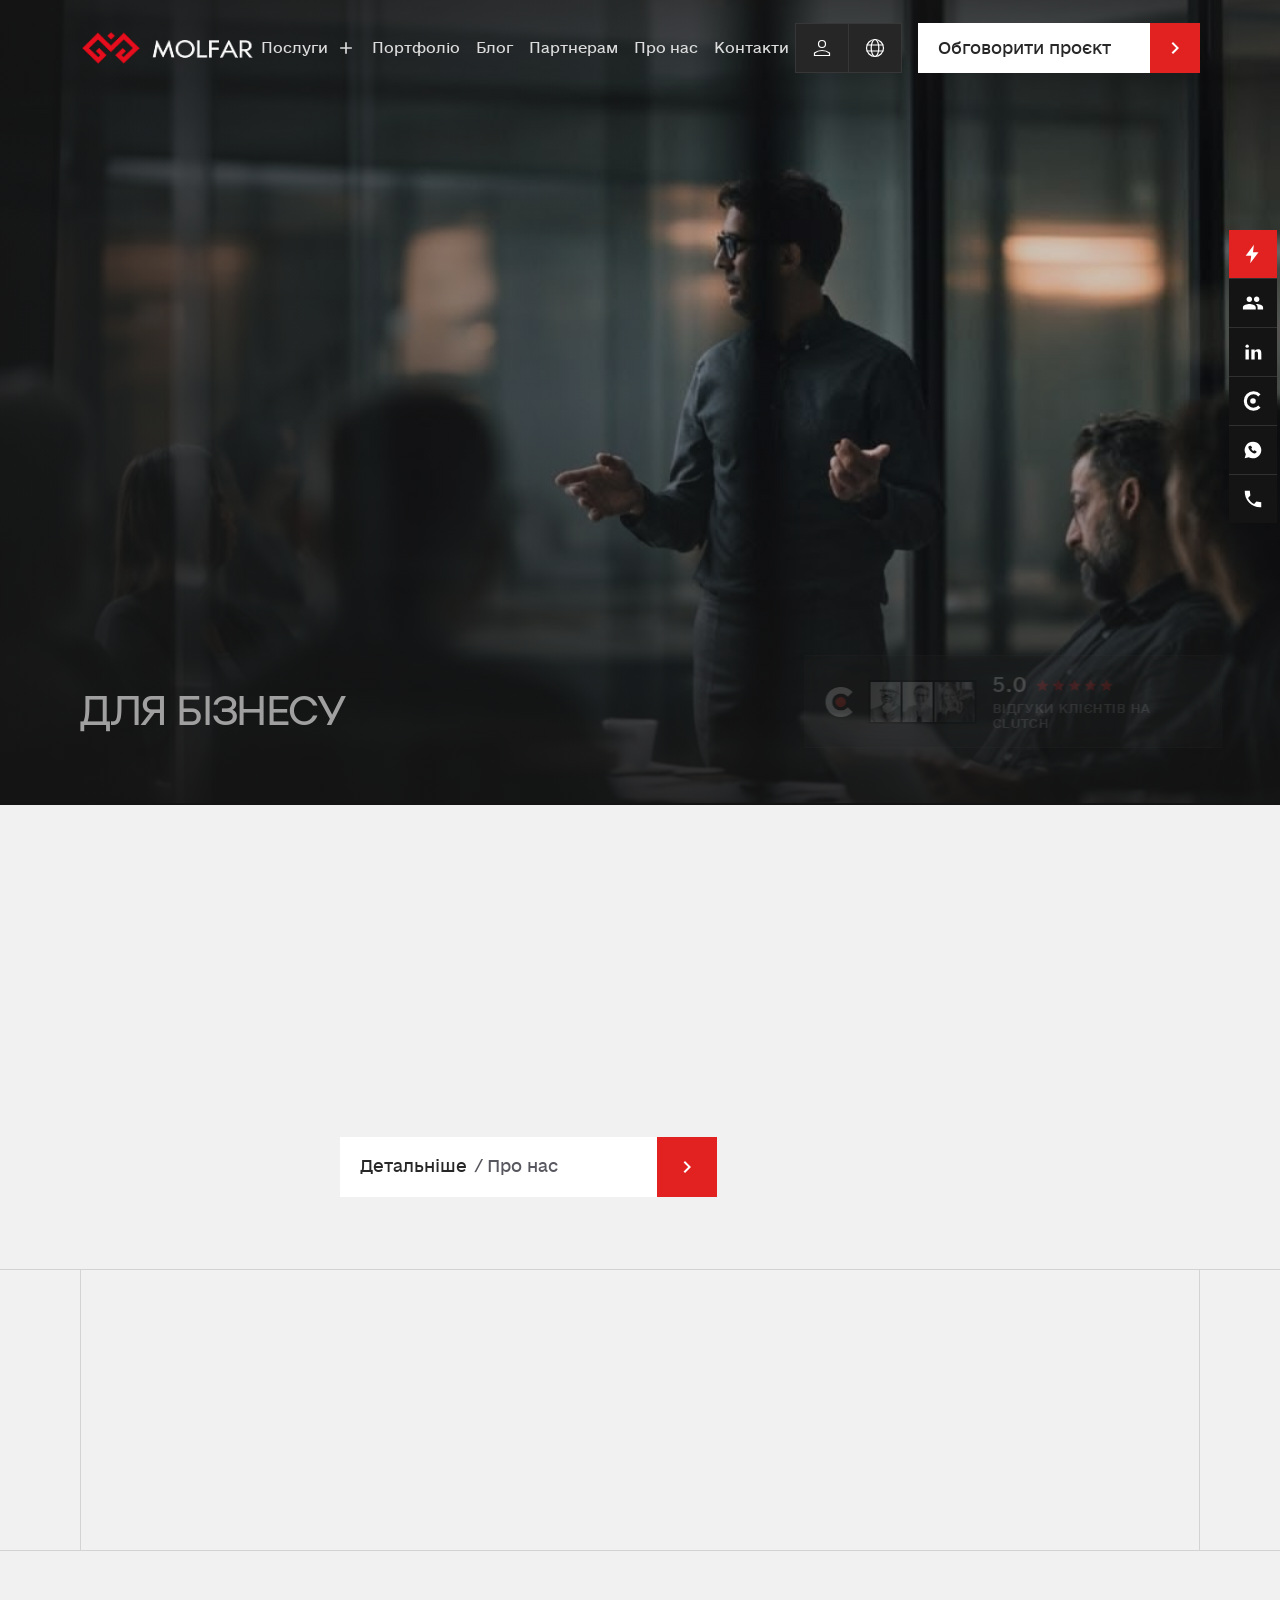
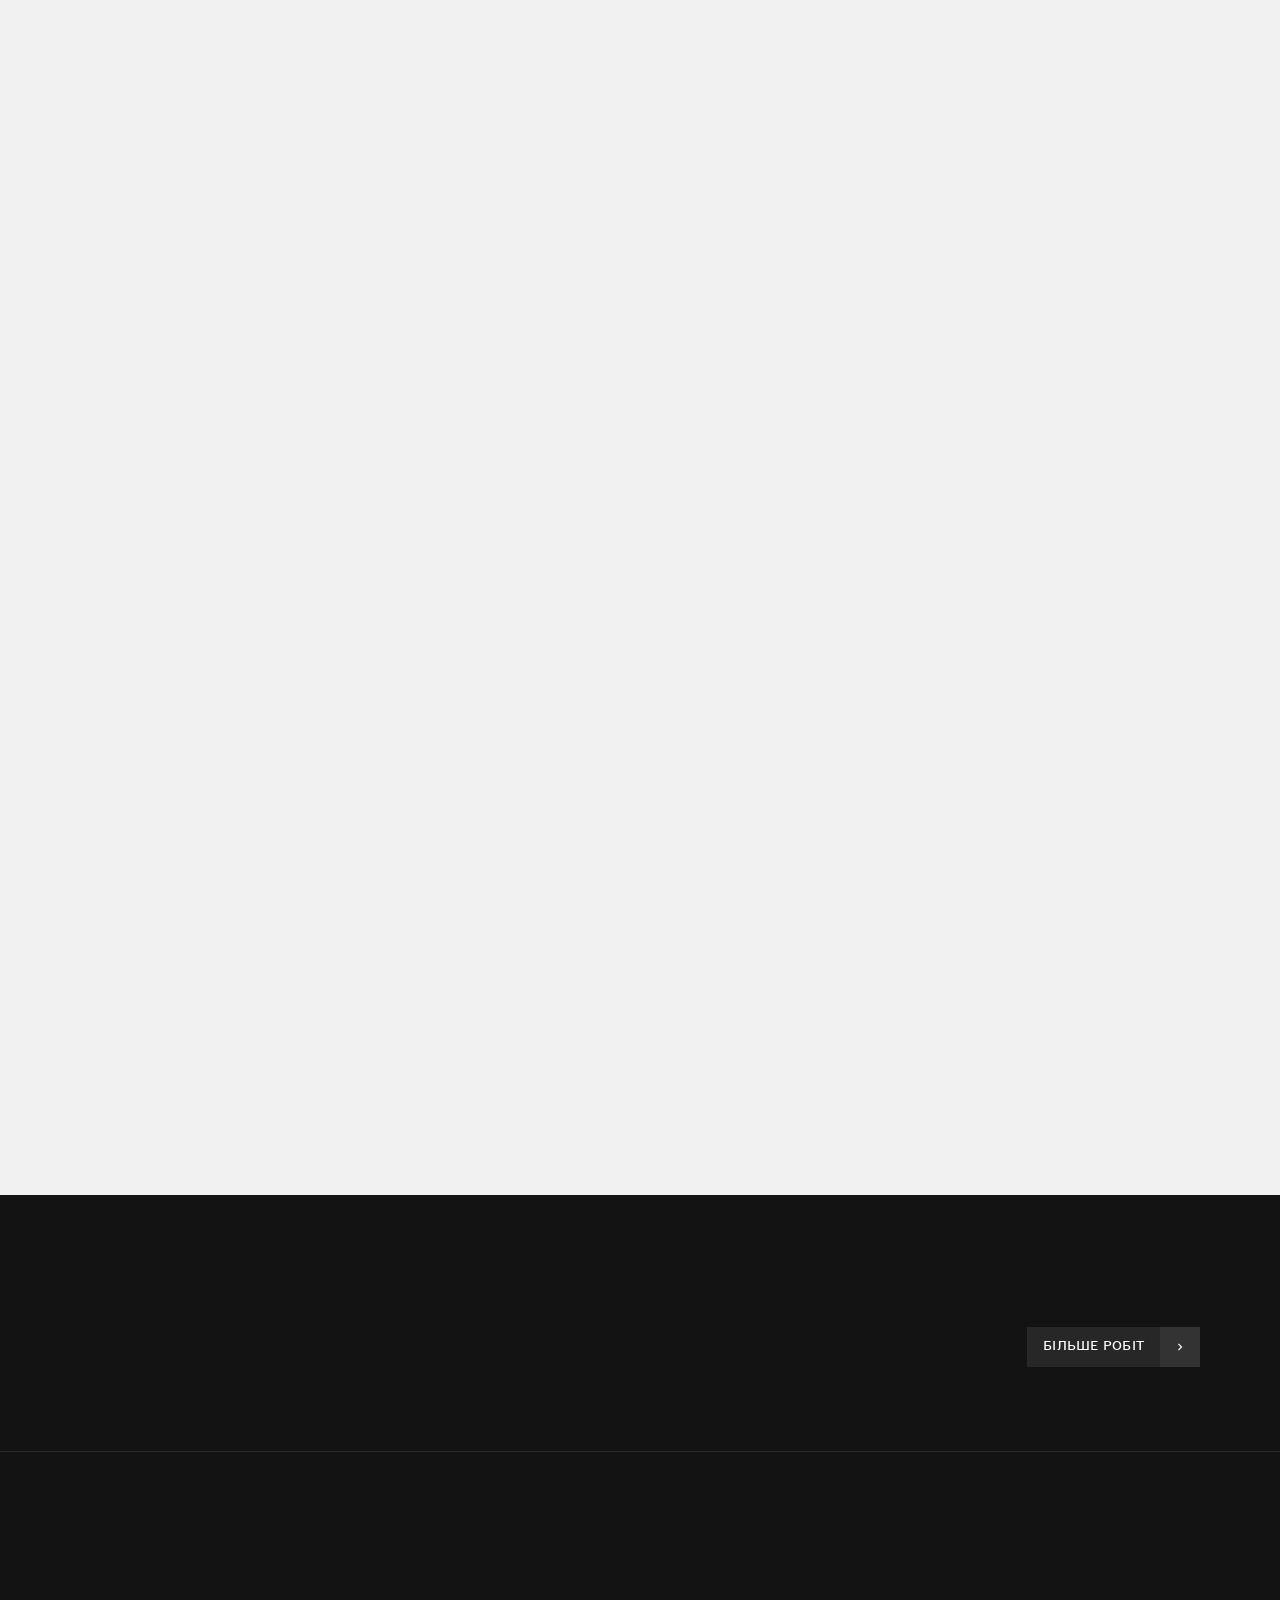
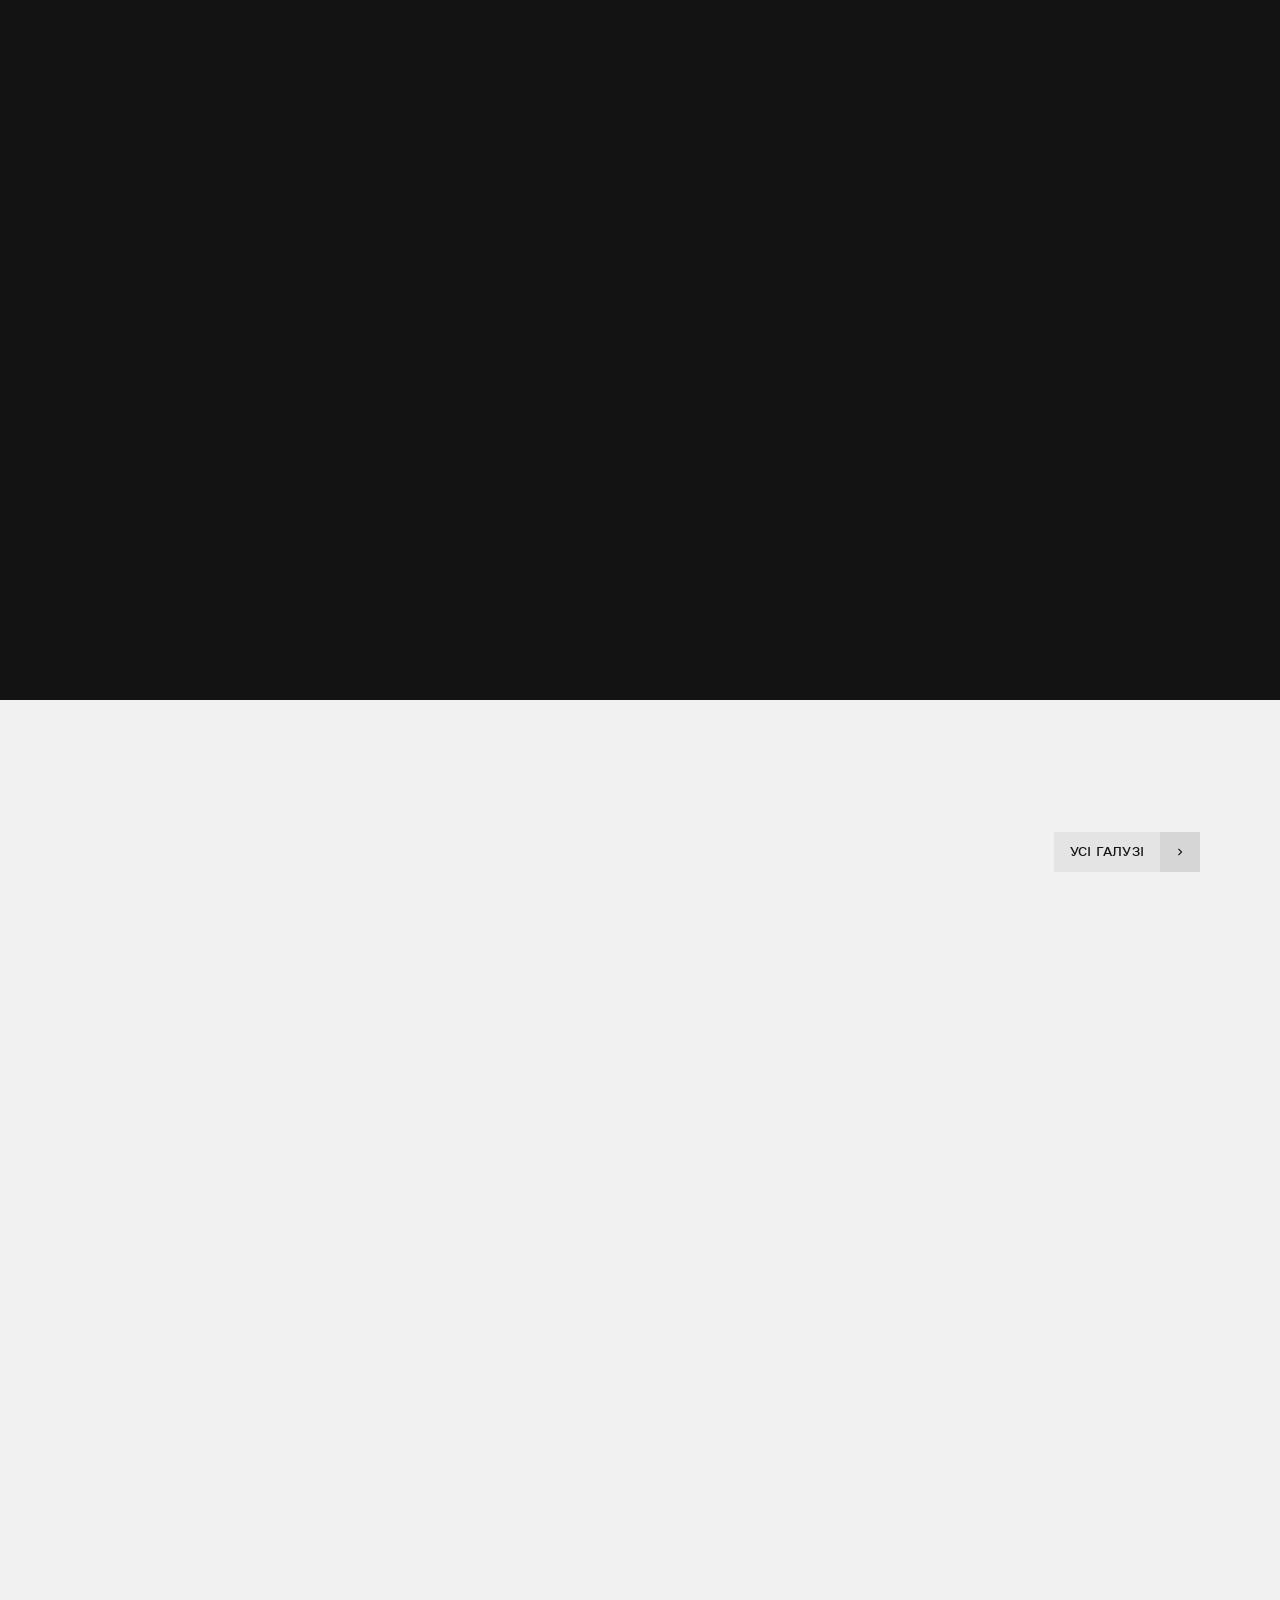
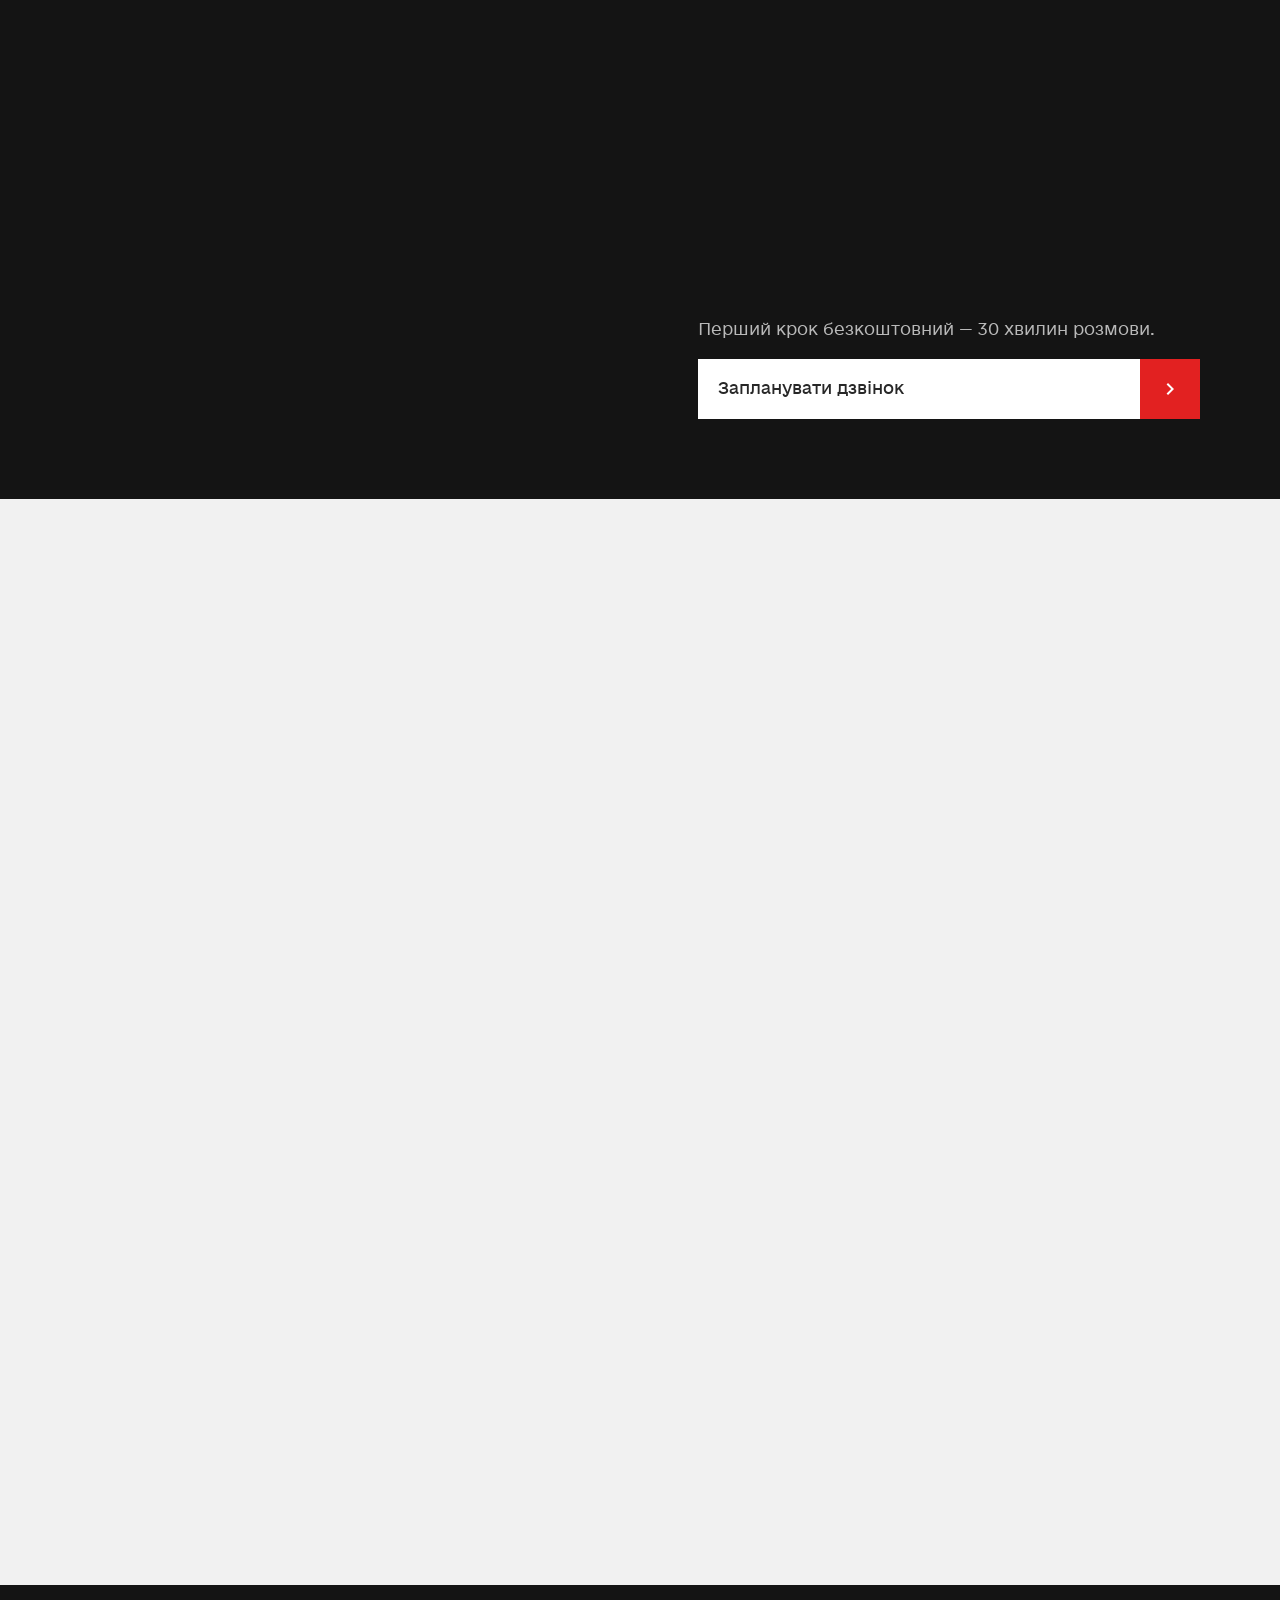
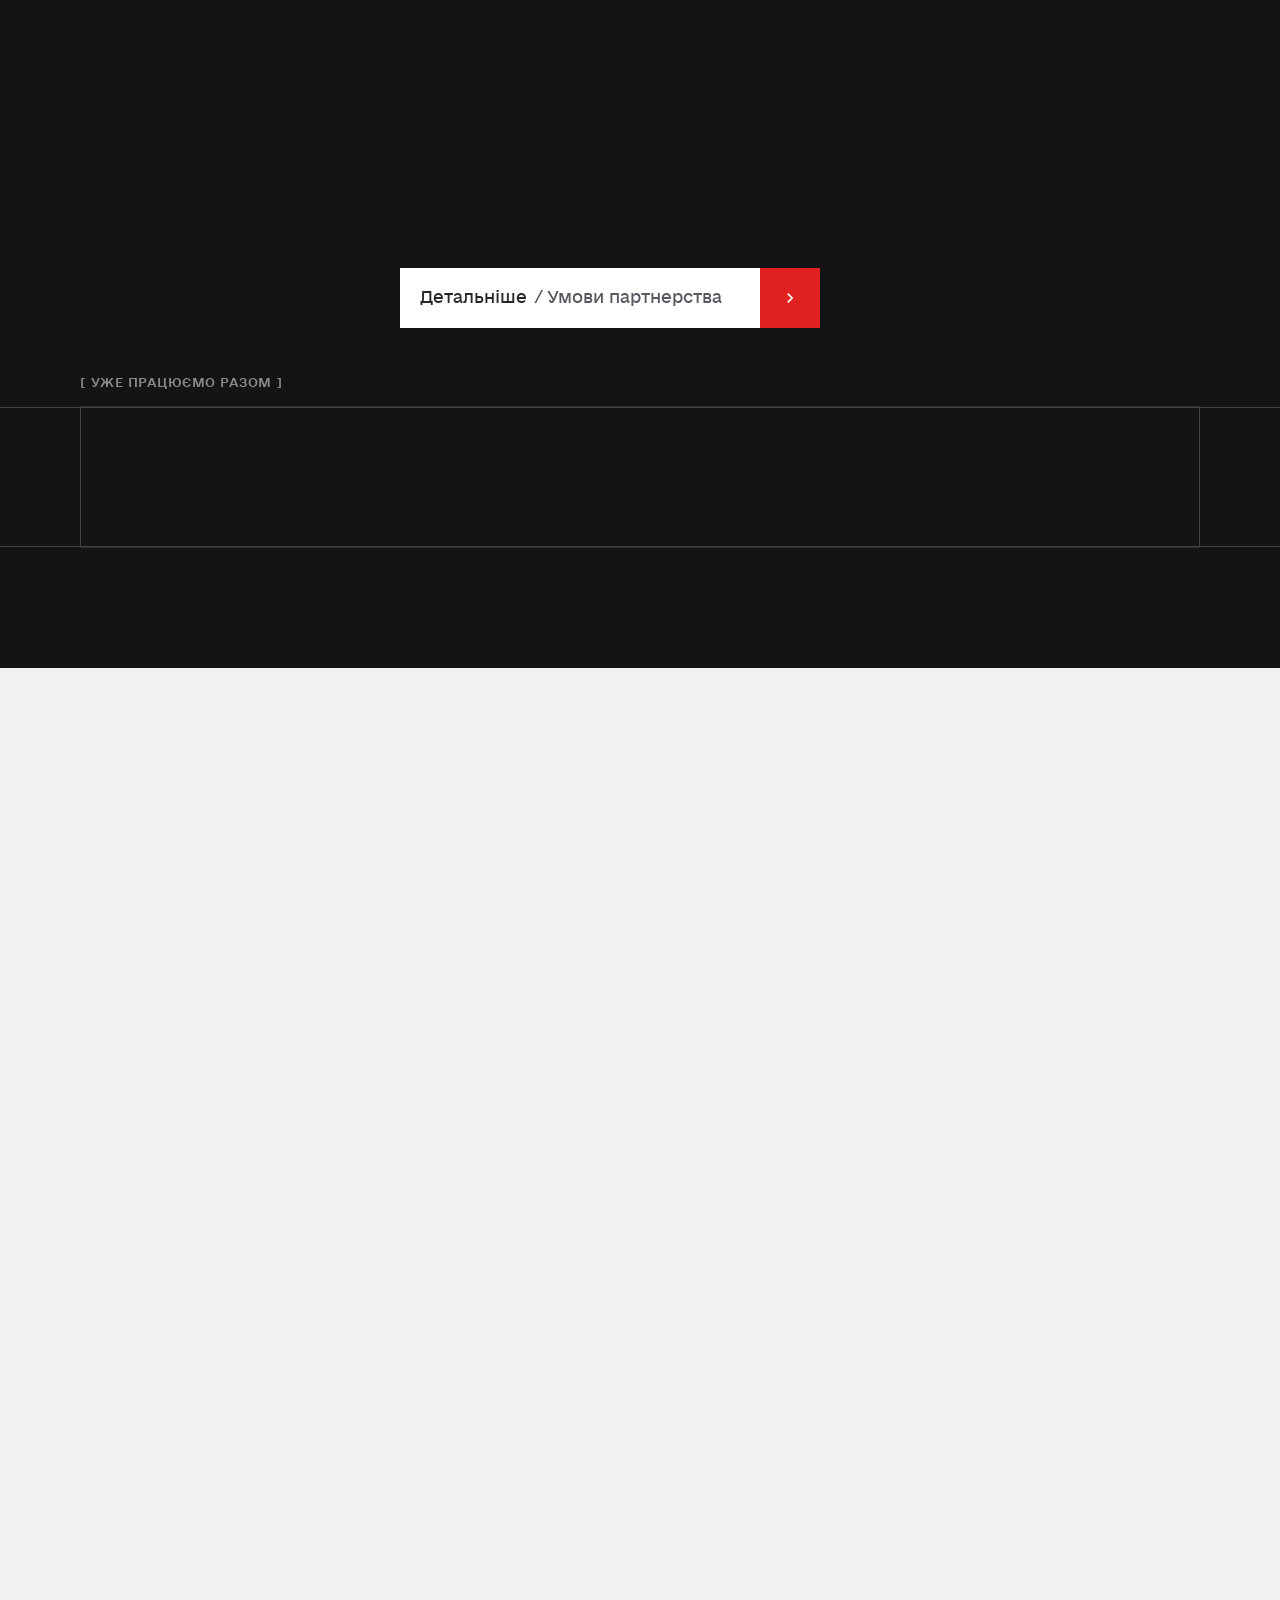
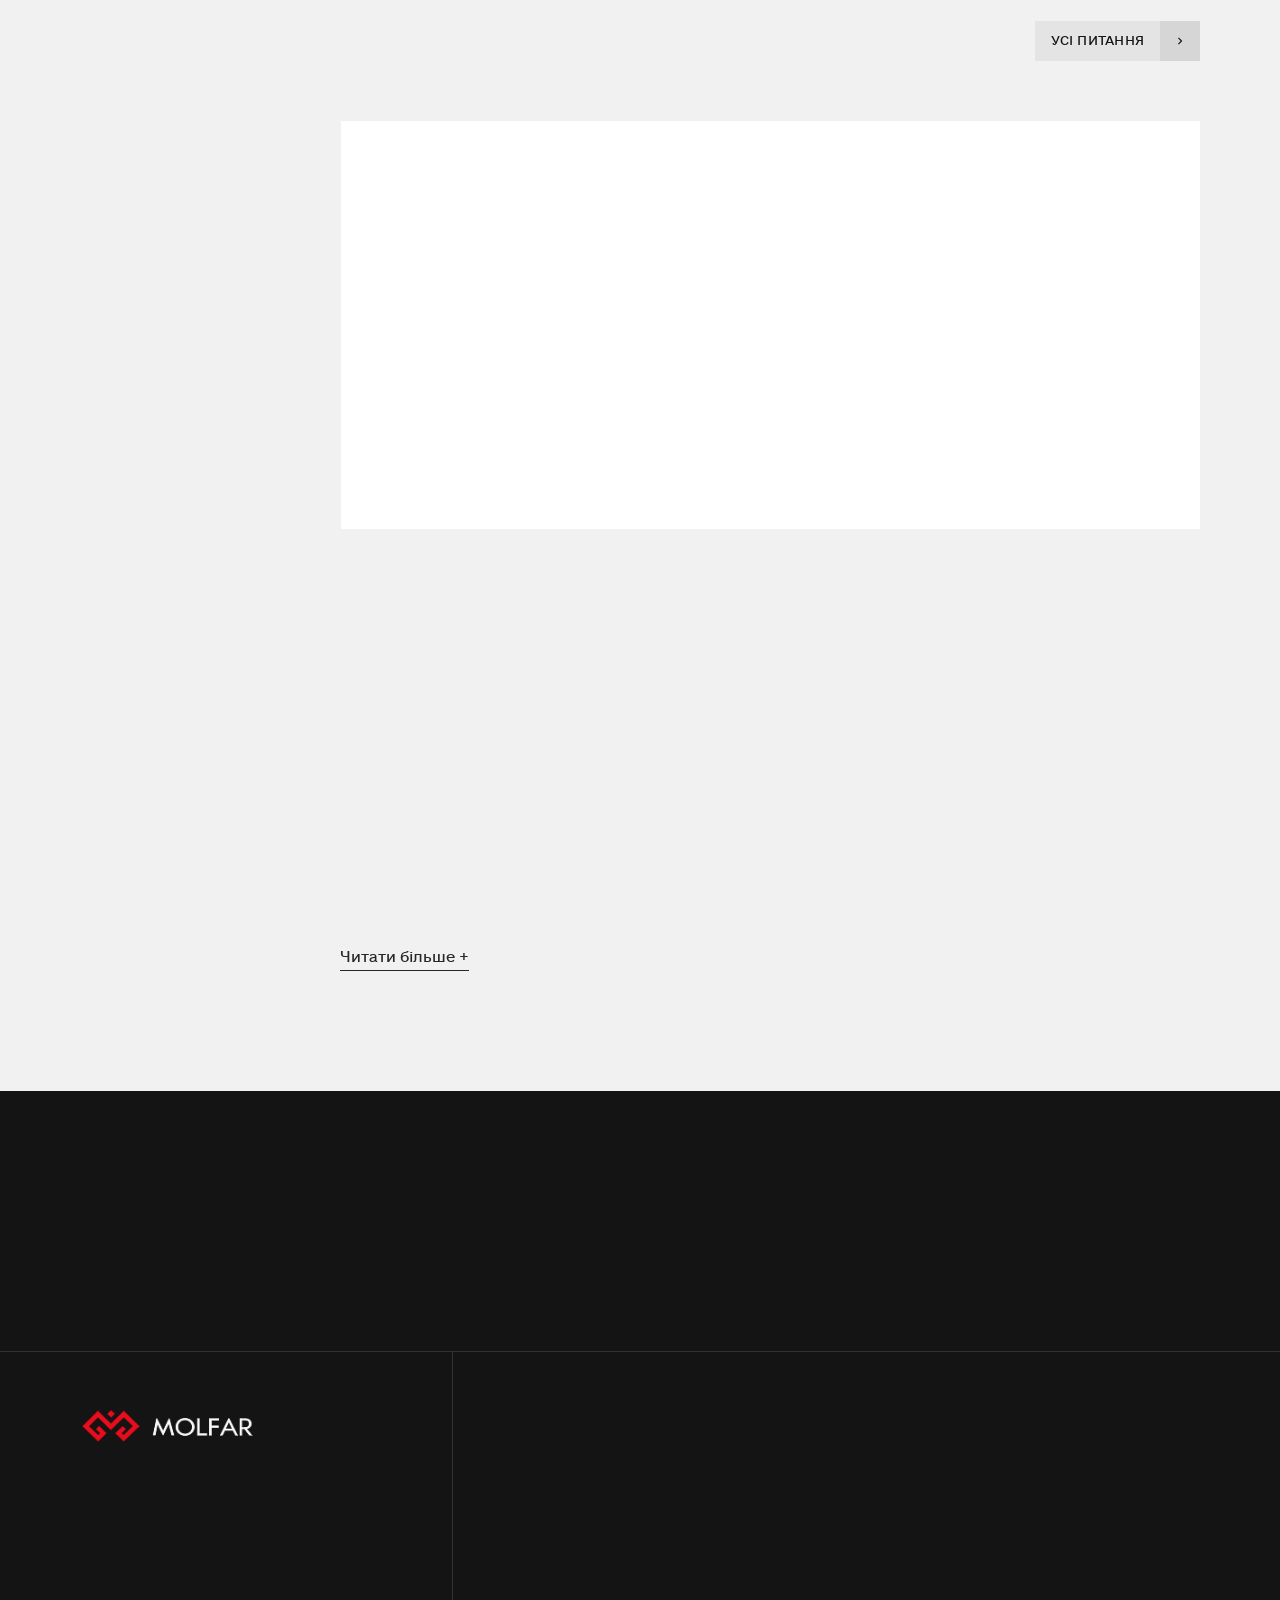
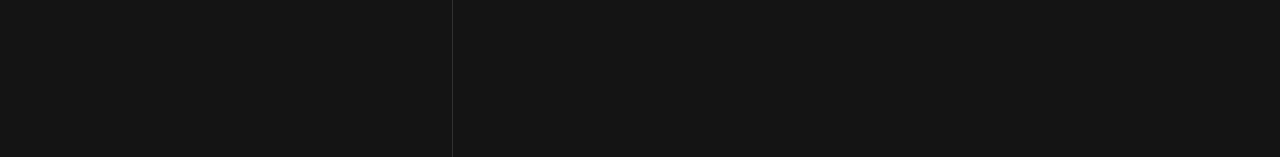
<file: 1920.html>
<!doctype html>
<html lang="uk"><head><meta charset="utf-8"><meta name="robots" content="noindex, nofollow">
<meta http-equiv="refresh" content="0; url=index.html"><link rel="canonical" href="index.html"><title>Molfar</title></head>
<body><a href="index.html">Головна</a></body></html>
</file>
<file: css/adaptive.css>
/* =========================================================================
   Molfar — адаптив головної
   Шар поверх макета з Claude Design. Брейкпоінти:
     ≥1280 — десктоп (1280–1920, контейнер до 1440)
     768–1279 — планшет (окремі правила ще й для ≤1023)
     <768 — мобайл (макет під 375–390)
   !important тут тимчасовий: макет має інлайн-стилі. У Next.js
   ці правила переїжджають у SCSS-модулі секцій без !important.
   ========================================================================= */
:root{
  --z:1; /* масштаб великих екранів (>1920), задає скрипт у <head> */
  --pad-x:max(80px, calc((100vw / var(--z) - 1440px) / 2));
  --section-padding-y:120px;
  --h2-size:32px;
}
/* великі монітори: сторінка масштабується як 1920, а не губиться вузькою колонкою */
html.zoomed{zoom:var(--z)}
@media (max-width:1279px){ :root{--pad-x:40px;--section-padding-y:96px} }
@media (max-width:767px){ :root{--pad-x:20px;--section-padding-y:64px;--h2-size:24px} }

html,body{overflow-x:clip}
img{max-width:100%}
.split{max-width:100%}
.nav-burger{display:none}
#v2-services h3.ttl{margin:0}

/* декоративні лінії біля статистики й логотипів — до країв екрана */
.ab-hv [style*="left:-80px"],.pB-row [style*="left:-80px"]{left:calc(-1 * var(--pad-x))!important;right:calc(-1 * var(--pad-x))!important}
/* сітка технологій — на ширину контейнера (у макеті було 1281px) */
.tk-grid{width:auto!important}

/* Довгі тексти — body-long (150%) */
#v2-seo p,#v2-faq details p{line-height:150%!important}

/* ---------- ≥1600: колонка 1440 і обмеження рядка (колишній 1920.html) ---------- */
@media (min-width:1600px){
  section h2{max-width:1040px}
  #v2-about h2{max-width:1200px}
  #v2-about p{width:auto!important;max-width:720px}
  #v2-seo p,#v2-seo li{max-width:760px}
  #v2-faq details p{max-width:880px}
}

/* =========================== ПЛАНШЕТ І МЕНШЕ (≤1279) =========================== */
@media (max-width:1279px){
  /* вертикальні відступи секцій */
  #v2-about,#v2-industries,#v2-faq,#v2-seo,#v2-form{padding-top:var(--section-padding-y)!important}
  #v2-services,#v2-industries,#v2-quiz,#v2-seo,#v2-tech{padding-bottom:var(--section-padding-y)!important}
  #v2-services{padding-top:calc(var(--section-padding-y) / 2)!important}
  #v2-partners{padding-top:var(--section-padding-y)!important;padding-bottom:var(--section-padding-y)!important}
  #v2-process-compact{margin-bottom:var(--section-padding-y)!important;height:auto!important}

  /* заголовки з фіксованою шириною → гнучкі */
  section h2{width:auto!important;max-width:100%!important}
  #v2-about p,.seo-box p{width:auto!important}


  /* хедер: меню ховається в бургер */
  .st-hd header nav{display:none!important}
  .nav-burger{display:flex;align-items:center;justify-content:center;width:50px;height:50px;margin-left:8px;background:#262626;color:#ffffff;border:1px solid #373737;box-sizing:border-box;cursor:pointer;flex:none;transition:background .2s,color .2s}
  .nav-burger:hover,body.nav-open .nav-burger{background:#ffffff;color:#272727}
  .nav-burger svg{display:block;width:24px;height:24px}
  body.nav-open .st-hd header nav{display:flex!important;position:absolute;left:0;right:0;top:100%;flex-direction:column;gap:0!important;padding:8px var(--pad-x) 24px;background:#141414;z-index:30}
  body.nav-open .st-hd header nav .h6-nv{height:auto!important;padding:16px 0;border-bottom:1px solid #303030;font-size:16px!important}
  .st > div[style*="bottom:76px"]{width:calc(100% - 2 * var(--pad-x) - 418px - 40px)!important;bottom:64px!important}
  .st > div[style*="bottom: 57px"]{right:var(--pad-x)!important;bottom:56px!important}
  .st-hd header > a:first-child{margin-right:auto}
  .st h1{width:auto!important}
  .st h1 br{display:none}
  .st{overflow:visible!important}
  .st .pst,.st .sh{overflow:hidden}

  /* about */
  #v2-about .wrap > div:nth-child(2){flex:1 1 auto!important;width:auto!important;margin-left:0!important}
  .ab-hv [style*="repeat(4"]{grid-template-columns:repeat(2,minmax(0,1fr))!important}

  /* сервіси */
  #v2-services .wrap{height:auto!important}
  .sx-list{grid-template-columns:minmax(0,1fr)!important}
  .sx-list li:nth-last-child(2) a{border-bottom:0!important}

  /* портфоліо */
  .pf-head{flex-wrap:wrap;padding-bottom:48px!important}
  .pf-head .ey{width:100%!important;padding-top:0!important}
  /* рядок: назва + «(+)» · теги · стрічка фото, що гортається пальцем і йде до правого краю */
  .pf-row{display:grid!important;grid-template-columns:minmax(0,1fr) auto;grid-template-areas:"n o" "t t" "i i";align-items:center;row-gap:16px;height:auto!important;padding:24px 0 24px var(--pad-x)!important}
  .pf-name{grid-area:n;width:auto!important}
  .pf-open{grid-area:o;display:inline-flex!important;margin:0 var(--pad-x) 0 0!important}
  .pf-tags{grid-area:t;flex-wrap:wrap}
  .pf-tags .pf-tag{width:auto!important;padding:0 12px}
  .pf-imgs{grid-area:i;position:static!important;display:flex!important;gap:8px!important;overflow-x:auto;overscroll-behavior-x:contain;scroll-snap-type:x mandatory;scrollbar-width:none;padding-right:var(--pad-x);-webkit-overflow-scrolling:touch}
  .pf-imgs::-webkit-scrollbar{display:none}
  .pf-imgs img{height:200px!important;width:auto!important;flex:none;scroll-snap-align:start;-webkit-user-drag:none}

  /* квіз */
  #v2-quiz .wrap > div:nth-child(2){grid-template-columns:minmax(0,1fr)!important}
  #v2-quiz aside{position:static!important;min-height:0!important}
  #v2-quiz .wrap > div:nth-child(2) > div{min-height:0!important}

  /* технології */
  .tk-grid{width:auto!important}
  .tk-bar{flex-wrap:wrap}

  /* як ми працюємо */
  .sa-g{height:auto!important}
  .sa-ph{grid-column:1 / span 5!important;height:auto!important;min-height:400px}
  .sa-g > div:nth-child(2){grid-column:6 / -1!important;height:auto!important;gap:40px!important}
  .sa-g > div:nth-child(2) > div{height:auto!important;flex:none!important}

  /* відгуки: смуга Clutch */

  /* партнери */
  #v2-partners > div:first-child{grid-template-columns:minmax(0,1fr)!important;row-gap:24px}
  #v2-partners > a.split{margin-left:0!important}
  .pB-row{display:grid!important;grid-template-columns:repeat(3,minmax(0,1fr))!important;gap:1px;background:#434343}
  #v2-partners .pB-row .pl-tile{background:#141414!important;width:auto!important}
  #v2-partners .pB-row .pl-tile:hover{background:#1e1e1e!important}

  /* форма */

  /* форма: менеджер зліва (ширше), поля справа */
  .fd > div:first-child{grid-column:1 / span 5!important}
  .fd > div:nth-child(2){grid-column:6 / -1!important}
  .fd .split .l{white-space:normal!important;padding:12px 16px!important;line-height:120%}
  .fd > div:first-child > div:nth-child(2){flex-wrap:wrap;row-gap:12px}

  /* футер */
  .ft > div:first-child > div{grid-column:1 / -1!important}
  .ft > div:first-child{row-gap:32px}
  .fl6{grid-template-columns:minmax(0,1fr)!important}
  .fl6 > div:first-child{padding:48px 0!important;border-right:0!important;border-bottom:1px solid #313131}
}

/* ====================== ШИРОКИЙ ПЛАНШЕТ (1024–1279) ====================== */
@media (min-width:1024px) and (max-width:1279px){
  /* колонка мітки вужча: заголовку більше місця */
  .wrap:not(.sa-g) > div:has(> div > .ey) > div:first-child,
  #v2-about .wrap:first-child > div:first-child,#v2-faq .wrap > div:first-child,#v2-seo .wrap > div:first-child{width:200px!important;flex:0 0 200px!important}
  .pf-head .ey{width:200px!important}
  #v2-partners > div:first-child{grid-template-columns:200px minmax(0,1fr)!important}
  #v2-partners > a.split{margin-left:220px!important}
  /* «Як ми працюємо»: фото вужче, щоб заголовок став в один рядок */
  .sa-ph{grid-column:1 / span 4!important}
  .sa-g > div:nth-child(2){grid-column:5 / -1!important}
}

/* =========================== ≤1023: вузький планшет =========================== */
@media (max-width:1023px){
  /* шапки секцій «мітка | заголовок | кнопка» → у стовпчик */
  .wrap:not(.sa-g) > div:has(> div > .ey),
  #v2-faq .wrap,#v2-seo .wrap,#v2-about .wrap:first-child{flex-wrap:wrap!important;row-gap:24px!important}
  .wrap:not(.sa-g) > div:has(> div > .ey) > div:first-child,
  #v2-faq .wrap > div:first-child,#v2-seo .wrap > div:first-child,#v2-about .wrap:first-child > div:first-child{width:100%!important;flex:0 0 100%!important}
  #v2-faq .wrap > div:nth-child(2),#v2-seo .wrap > div:nth-child(2){flex:1 1 100%!important;max-width:100%!important}
  .wrap:not(.sa-g) > div:has(> div > .ey) > h2{flex:1 1 0!important;min-width:0}

  /* галузі → горизонтальна стрічка карток */

  /* відгуки → стрічка */
  .tc-grid{display:grid!important;grid-template-columns:none!important;grid-auto-flow:column;grid-auto-columns:46%;gap:4px;overflow-x:auto;scroll-snap-type:x mandatory;margin:0 calc(-1 * var(--pad-x));padding:0 var(--pad-x);scroll-padding:0 var(--pad-x);scrollbar-width:none}
  .tc-grid::-webkit-scrollbar{display:none}
  .tc-col{height:auto!important;scroll-snap-align:start}
  .tc-col figure.tc{min-height:0!important}

  .tk-grid{grid-template-columns:repeat(4,minmax(0,1fr))!important}

  /* перший екран: заголовок, під ним плашка Clutch */
  .st > div[style*="bottom:76px"]{right:var(--pad-x);width:auto!important;bottom:168px!important}
  .st > div[style*="bottom: 57px"]{left:var(--pad-x)!important;right:auto!important;bottom:40px!important;max-width:calc(100% - 2 * var(--pad-x))}
  /* послуги: фото зверху, все в одну колонку (як на мобайлі) */
  .sx-open{grid-template-columns:minmax(0,1fr)!important;row-gap:20px}
  .sx-open > *{grid-column:1 / -1!important}
  .sx-ph2{min-height:240px!important}

  /* форма: поля в одну колонку */
  .fd > div:first-child > div:first-child{height:360px!important}
  .fd form > div[style*="1fr 1fr"]{grid-template-columns:minmax(0,1fr)!important}

  /* смуга Clutch в один ряд */
  #v2-testimonials .wrap > div:nth-child(2){padding:20px 24px!important;gap:16px!important}
  #v2-testimonials .wrap > div:nth-child(2) > div:first-child{gap:16px!important}
  #v2-testimonials .wrap > div:nth-child(2) > a.split{width:240px!important;height:auto!important;min-height:56px}
  #v2-testimonials .wrap > div:nth-child(2) > a.split .l{width:auto!important;white-space:normal!important;flex-wrap:wrap;row-gap:0!important;padding:8px 16px!important}
}

/* галузі — стрічка карток лише на вузьких екранах (на великих планшетах як на десктопі) */
@media (max-width:899px){
  .ind-track{height:auto!important;overflow-x:auto;scroll-snap-type:x mandatory;margin:0 calc(-1 * var(--pad-x));padding:0 var(--pad-x);scroll-padding:0 var(--pad-x);scrollbar-width:none}
  .ind-track::-webkit-scrollbar{display:none}
  .ind-track .ind-card,.ind-track .ind-card.on,.ind-track .ind-card:hover,.ind-track:hover .ind-card.on:not(:hover){flex:0 0 46%!important;height:440px;scroll-snap-align:start}
  .ind-card .ind-body{opacity:1!important;min-width:0!important}
  .ind-card .ind-v,.ind-card .ind-no{display:none!important}
  .ind-card::before{opacity:0!important}
}

/* ================================ МОБАЙЛ (<768) ================================ */
@media (max-width:767px){
  section h2,.pf-h2{font-size:var(--h2-size)!important}
  .wrap:not(.sa-g) > div:has(> div > .ey) > h2{flex:1 1 100%!important}
  .split{width:100%!important;height:auto!important;min-height:56px}
  .split .l{white-space:normal!important;flex-wrap:wrap;row-gap:0!important;padding:16px 20px!important}
  .split .t{width:56px!important}

  /* хедер + перший екран */
  .st-hd header{height:72px!important}
  .st-hd header > a:first-child{width:auto!important}
  .st-hd header > a:first-child img{height:28px!important}
  .st-hd header > div{display:none!important}
  .nav-burger{margin-left:auto}
  .st{height:640px!important}
  .st .pst,.st .sh{height:100%!important}
  .st > div[style*="bottom:76px"]{left:var(--pad-x)!important;right:var(--pad-x);width:auto!important;bottom:168px!important}
  .st h1{width:auto!important;font-size:32px!important}
  .st h1 br{display:none}
  .st > div[style*="bottom: 57px"]{left:var(--pad-x)!important;right:var(--pad-x)!important;bottom:24px!important;width:auto!important}
  .st > div[style*="bottom: 57px"] a{padding:12px 16px!important;gap:12px!important}
  .rb-stack{display:none!important}

  /* about / статистика */
  .ab-hv [style*="repeat(4"] > div[style*="min-height:240px"]{padding:20px!important;gap:24px!important;min-height:0!important}
  .ab-hv [style*="repeat(4"] b{font-size:48px!important}
  .ab-hv [style*="repeat(4"] img{height:24px!important;width:auto!important}

  /* сервіси */
  #v2-services summary{padding:20px!important;gap:16px!important}
  #v2-services .ttl{font-size:20px!important}
  .sx-open{grid-template-columns:minmax(0,1fr)!important;row-gap:20px;padding:0 20px 20px!important}
  .sx-open > *{grid-column:1 / -1!important}
  .sx-ph2{min-height:180px!important}

  /* портфоліо */
  .pf-head{padding-bottom:32px!important}
  .pf-imgs img{height:160px!important}

  /* галузі */
  .ind-track .ind-card,.ind-track .ind-card.on,.ind-track .ind-card:hover,.ind-track:hover .ind-card.on:not(:hover){flex:0 0 86%!important;height:400px}
  .ind-card .ind-body{left:20px!important;right:20px!important;top:20px!important;bottom:20px!important}
  .ind-card .ind-s{font-size:20px!important;width:auto!important}

  /* квіз */
  #v2-quiz .wrap > div:nth-child(2) > div{padding:20px!important;gap:24px!important}
  #v2-quiz .wrap > div:nth-child(2) > div > div[style*="1fr 1fr"]{grid-template-columns:minmax(0,1fr)!important}
  #v2-quiz aside{padding:20px!important}
  .qz-next{width:auto!important;flex:1;min-height:52px}
  #v2-quiz h3{font-size:20px!important}

  /* технології */
  .tk-tabs{max-width:100%;overflow-x:auto;scrollbar-width:none}
  .tk-tabs::-webkit-scrollbar{display:none}
  .tk-tabs .tc-tab{flex:none;padding:0 12px!important}
  .tk-grid{grid-template-columns:repeat(2,minmax(0,1fr))!important}
  .ai-row{flex-direction:column;align-items:flex-start!important;gap:16px!important}
  .ai-row .mq2{width:100%;flex:none}

  /* як ми працюємо */
  #v2-process-compact{padding:var(--section-padding-y) 0!important}
  .sa-g{row-gap:48px}
  .sa-ph{grid-column:1 / -1!important;height:240px!important;min-height:0}
  .sa-g > div:nth-child(2){grid-column:1 / -1!important;gap:32px!important;padding:0!important}

  /* відгуки */
  #v2-testimonials .wrap > div:nth-child(2){flex-direction:column;align-items:stretch!important;padding:20px!important}
  #v2-testimonials .wrap > div:nth-child(2) > div:first-child{gap:16px!important;flex-wrap:wrap}
  #v2-testimonials .wrap > div:nth-child(2) > div:first-child > span{display:none}
  .tc-grid{grid-auto-columns:86%}
  .tc-col figure.tc{padding:24px!important}

  /* партнери */
  .pB-row{grid-template-columns:repeat(2,minmax(0,1fr))!important}
  .pl-tile{width:auto!important;height:96px!important}
  .pl-tile img{max-width:70%;height:auto!important;max-height:32px}

  /* форма */
  .fd > div,.fd > div:first-child,.fd > div:nth-child(2){grid-column:1 / -1!important}
  .fd{row-gap:40px;padding:20px!important;margin:0 var(--pad-x)!important}
  .fd > div:first-child{order:2}
  .fd > div:first-child > div:first-child{height:320px!important}
  .fd form > div[style*="1fr 1fr"]{grid-template-columns:minmax(0,1fr)!important}

  /* FAQ */
  #v2-faq .wrap > div:nth-child(2) > div:first-child{flex-wrap:wrap}
  #v2-faq details summary{padding:16px!important;gap:16px!important}
  #v2-faq details p{padding:0 16px 16px!important}
  #v2-faq details summary h3,#v2-faq details summary .up{font-size:16px!important}

  /* футер */
  .ft > div:first-child{padding-top:var(--section-padding-y)!important;padding-bottom:48px!important}
  .ft form.qf{flex-direction:column}
  .ft form.qf input{flex:none;width:100%}
  .ft form.qf .split{width:100%!important;flex:none}
  .fl6 > div:nth-child(2){grid-template-columns:repeat(2,minmax(0,1fr))!important}
  .fl6 > div:nth-child(2) > div{padding-bottom:32px!important}
  .fl6 .mono.lb{padding:0 16px!important}
  .fl6 > div:nth-child(2) ul{padding:0 16px!important}
  .ft-bot{flex-wrap:wrap;row-gap:16px;padding:24px var(--pad-x)!important}
  .ft-bot > div{flex-wrap:wrap;row-gap:12px}
}
</file>
<file: css/interactions.css>
/* =========================================================================
   Molfar — ховери та інтерактив головної
   Кольори — з токенів MOLFAR 2.0. Тіней немає, активний стан — червона лінія.
   ========================================================================= */

/* ---------- Галузі: стан керує JS (.on), без «провалів» між картками ---------- */
.ind-lb{backdrop-filter:none!important;-webkit-backdrop-filter:none!important}
@media (min-width:900px){
  .ind-track.js .ind-card{flex:0 0 96px!important;transition:flex-grow .5s cubic-bezier(.4,0,.2,1),flex-basis .5s cubic-bezier(.4,0,.2,1)!important}
  .ind-track.js .ind-card.on{flex:1 1 0!important}
  .ind-track.js .ind-card.on::before{opacity:1!important;transform-origin:left;animation:indTimeline 6s linear both}
  .ind-track.js.hovering .ind-card.on::before{animation:none;transform:none}
  .ind-track.js .ind-card:not(.on)::before{opacity:0!important}
  .ind-track.js .ind-card .ind-body{min-width:0!important}
  .ind-track.js .ind-card.on .ind-body{opacity:1!important;transition-delay:.35s!important}
  .ind-track.js .ind-card:not(.on) .ind-body{opacity:0!important;transition-delay:0s!important}
  .ind-track.js .ind-card.on .ind-bg::after{background:linear-gradient(#000000b3,#00000026 45%,#000000b3)!important}
  .ind-track.js .ind-card:not(.on) .ind-bg::after{background:#000000bf!important}
  .ind-track.js .ind-card.on .ind-v,.ind-track.js .ind-card.on .ind-no{opacity:0!important}
  .ind-track.js .ind-card:not(.on) .ind-v,.ind-track.js .ind-card:not(.on) .ind-no{opacity:1!important;left:50%!important;right:auto!important;transform:translateX(-50%)!important;color:#8a8a8a!important}
  .ind-track.js .ind-card:not(.on) .ind-v{transform:translateX(-50%) rotate(180deg)!important;color:#ffffff!important}
  .ind-track.js .ind-card:not(.on):hover .ind-v{color:#e22121!important}
}
@media (min-width:900px) and (max-width:1439px){
  .ind-track.js .ind-card{flex-basis:64px!important}
  .ind-track.js .ind-card.on{flex-basis:0!important}
}

@keyframes indTimeline{from{transform:scaleX(0)}to{transform:scaleX(1)}}

/* ---------- Хедер ---------- */
.st-hd header nav a.h6-nv{transition:color .2s;text-decoration:underline;text-decoration-color:transparent;text-underline-offset:4px}
.st-hd header nav a.h6-nv:hover{color:#ffffff!important;text-decoration:underline #e22121 1px!important;text-underline-offset:4px!important}
.st-hd header > div > div > a{transition:background .2s,color .2s}
.st-hd header > div > div > a:hover{background:#ffffff;color:#272727!important}

/* плашка Clutch на першому екрані */
.st a[href="https://clutch.co"]{transition:background .2s,border-color .2s}
.st a[href="https://clutch.co"]:hover{background:#303030!important;border-color:#575757!important}

/* ---------- Послуги ---------- */
#v2-services details > summary{cursor:pointer;transition:background .2s}
#v2-services details:not([open]) > summary:hover{background:#fafafa}
#v2-services details > summary svg{transition:color .2s}
#v2-services details > summary:hover svg{color:#e22121}

/* ---------- Технології та «Як ми працюємо» ---------- */
.sa-row{transition:background .2s}
.sa-row:not(.on):hover{background:#1e1e1e}
.sa-row:not(.on):hover .sa-t{color:#ffffff!important}

/* ---------- Відгуки: реверс як у портфоліо ---------- */
figure.tc{cursor:default}
figure.tc:hover{background:#141414!important;color:#ffffff;border-top-color:#e22121!important}
figure.tc:hover b,figure.tc:hover p,figure.tc:hover blockquote{color:#ffffff!important}
figure.tc:hover .mono{color:#b8b8b8!important}
figure.tc:hover [aria-label="Логотип компанії"]{border-color:#434343!important;color:#8a8a8a!important}

/* ---------- Форма: соцмережі менеджера ---------- */
.sm-btn{transition:background .2s,color .2s}
.sm-btn:hover{background:#272727!important;color:#ffffff!important}

/* фірмовий дропдаун «Як з вами зв'язатися» */
.dd{position:relative}
.dd select{position:absolute!important;width:1px!important;height:1px!important;opacity:0;pointer-events:none}
.dd-btn{all:unset;box-sizing:border-box;width:100%;height:52px;padding:0 48px 0 16px;display:flex;align-items:center;background:#f1f1f1;color:#272727;font-size:16px;font-weight:300;border-bottom:2px solid #f1f1f1;cursor:pointer;position:relative;transition:background .2s,border-color .2s}
.dd-btn:hover{background:#ebebeb;border-bottom-color:#ebebeb}
.dd-btn:focus-visible{outline:2px solid #272727;outline-offset:2px}
.dd.open .dd-btn{background:#ebebeb;border-bottom-color:#e22121}
.dd-btn > span{white-space:nowrap;overflow:hidden;text-overflow:ellipsis}
.dd-btn svg{position:absolute;right:16px;top:50%;width:24px;height:24px;margin-top:-12px;transition:transform .2s}
.dd.open .dd-btn svg{transform:rotate(180deg)}
.dd-list{display:none;position:absolute;left:0;right:0;top:100%;z-index:20;margin:0;padding:4px 0;list-style:none;background:#ffffff;border:1px solid #c9c9c9;border-top:0}
.dd.open .dd-list{display:block}
.dd-opt{display:flex;align-items:center;justify-content:space-between;gap:12px;padding:16px;font-size:16px;font-weight:300;color:#272727;cursor:pointer}
.dd-opt:hover,.dd-opt.hl{background:#f1f1f1}
.dd-opt[aria-selected="true"]{box-shadow:inset 3px 0 0 #e22121;font-weight:500}
.dd-opt[aria-selected="true"]::after{content:"";width:8px;height:8px;background:#e22121;flex:none}

/* ---------- FAQ ---------- */
details.fq > summary{cursor:pointer;transition:background .2s}
details.fq:not([open]) > summary:hover{background:#fafafa}
details.fq .fq-n{transition:background .2s,color .2s}
details.fq:not([open]):hover .fq-n{background:#d6d6d6;color:#141414}
details.fq > summary svg{transition:color .2s}
details.fq > summary:hover svg{color:#e22121}

/* ---------- SEO «Читати більше» ---------- */
.seo-btn{transition:color .2s,border-color .2s}
.seo-btn:hover{color:#e22121!important;border-bottom-color:#e22121!important}

/* ---------- Футер: стрілка вгору ---------- */
.ft-up{transition:background .2s}
.ft-up svg{transition:transform .2s}
.ft-up:hover{background:#c01b1b!important}
.ft-up:hover svg{transform:translateY(-4px)}

@media (prefers-reduced-motion:reduce){
  .ind-track.js .ind-card,.ft-up svg,.dd-btn svg{transition:none!important}
  .ind-track.js .ind-card.on::before{animation:none!important;transform:none!important}
}
</file>
<file: css/motion.css>
/* =========================================================================
   Molfar — система руху «Точність»
   Одна крива, три темпи, рух лише по осях і з маски, червоний — останнім.
   Клас .mo на <html> вмикає приховані стартові стани (без JS усе видно одразу).
   ========================================================================= */
:root{
  --mo-ease:cubic-bezier(.7,0,.2,1);
  --mo-out:cubic-bezier(.2,.7,.2,1);
  --mo-micro:.25s;
  --mo-el:.45s;
  --mo-section:.7s;
  --mo-rise:24px;
}
@media (max-width:767px){ :root{--mo-rise:16px} }

@keyframes moRise{from{opacity:0;transform:translateY(var(--mo-rise))}to{opacity:1;transform:none}}
@keyframes moUp{from{clip-path:inset(100% 0 0 0);transform:translateY(12px)}to{clip-path:inset(0 0 0 0);transform:none}}
@keyframes moWipe{from{clip-path:inset(0 100% 0 0)}to{clip-path:inset(0 0 0 0)}}
@keyframes moShutter{from{clip-path:inset(100% 0 0 0)}to{clip-path:inset(0 0 0 0)}}
@keyframes moFade{from{opacity:0}to{opacity:1}}
@keyframes moSlideL{from{opacity:0;transform:translateX(24px)}to{opacity:1;transform:none}}

/* ---- що анімується ---- */
/* мітки секцій: шторка зліва направо — червоний квадрат з'являється першим */
.mo .ey{clip-path:inset(0 100% 0 0)}
.mo .ey.in{animation:moWipe var(--mo-el) var(--mo-ease) both}
/* заголовки: підйом з маски, сіра частина — з паузою */
.mo section h2,.mo .st h1{clip-path:inset(100% 0 0 0)}
.mo section h2.in,.mo .st h1.in{animation:moUp var(--mo-section) var(--mo-ease) both}
.mo section h2 > span,.mo .st h1 > span{opacity:0}
.mo section h2.in > span,.mo .st h1.in > span{animation:moFade var(--mo-el) var(--mo-out) both;animation-delay:calc(var(--d,0s) + .35s)}
/* блоки й картки: короткий підйом, по черзі */
.mo [data-mo="rise"]{opacity:0}
.mo [data-mo="rise"].in{animation:moRise var(--mo-section) var(--mo-ease) both}
/* фото: шторка знизу */
.mo [data-mo="photo"]{clip-path:inset(100% 0 0 0)}
.mo [data-mo="photo"].in{animation:moShutter .9s var(--mo-ease) both}
/* стрічки портфоліо: шторка зліва */
.mo [data-mo="wipe"]{clip-path:inset(0 100% 0 0)}
.mo [data-mo="wipe"].in{animation:moWipe var(--mo-section) var(--mo-ease) both}
/* плашка Clutch на першому екрані */
.mo [data-mo="slide"]{opacity:0}
.mo [data-mo="slide"].in{animation:moSlideL var(--mo-section) var(--mo-ease) both}
.mo-d1{animation-delay:.07s!important}.mo-d2{animation-delay:.14s!important}.mo-d3{animation-delay:.21s!important}
.mo-d4{animation-delay:.28s!important}.mo-d5{animation-delay:.35s!important}.mo-d6{animation-delay:.42s!important}
.st a[data-mo="slide"]{animation-delay:.5s!important}
.mo-stat{box-shadow:none!important}
/* перший екран: макет вимикав анімацію в .st — повертаємо лише нашу */
.mo .st h1.in{animation:moUp var(--mo-section) var(--mo-ease) both!important}
.mo .st h1.in > span{animation:moFade var(--mo-el) var(--mo-out) .35s both!important}
.mo .st [data-mo="slide"].in{animation:moSlideL var(--mo-section) var(--mo-ease) .5s both!important}
.mo .in.mo-done{animation:none!important;clip-path:none!important;opacity:1!important}
.mo h1.in.mo-done > span,.mo h2.in.mo-done > span{animation:none!important;opacity:1!important}
.mo .st .in.mo-done,.mo .st h1.in.mo-done > span{animation:none!important}

/* ---- статистика: лічильник + червона лінія-прогрес ---- */
.ab-hv [style*="min-height:240px"]{position:relative}
.ab-hv [style*="min-height:240px"] b{font-variant-numeric:tabular-nums}
.mo-line{position:absolute;left:0;right:0;top:0;height:2px;background:#e22121;transform-origin:left;transform:scaleX(0);pointer-events:none}
.mo-plus{display:inline-block;opacity:0;transform:translateY(8px);transition:opacity var(--mo-micro) var(--mo-out),transform var(--mo-el) var(--mo-ease)}
.mo-plus.on{opacity:1;transform:none}

/* ---- дужки з плюсом: варіант «Креслення» ---- */
svg.c path{stroke-dasharray:12;stroke-dashoffset:0;transition:stroke-dashoffset .5s var(--mo-ease),stroke var(--mo-micro)}
summary:hover svg.c path,details[open] > summary svg.c path{stroke:#e22121}
summary:hover svg.c path{stroke-dashoffset:24}
.brk-s{position:relative;width:40px;height:40px;flex:none;display:grid;place-items:center;color:#272727}
.brk-s svg.c{position:absolute;inset:0;width:40px;height:40px;overflow:visible}
.brk-s svg.plus{width:24px!important;height:24px!important;padding:0!important;background:none!important}

/* ---- технології: плитки хвилею під час перемикання вкладки ---- */
.tk-grid.mo-swap .tl-tile{animation:moRise var(--mo-el) var(--mo-ease) both;animation-delay:calc(var(--i,0) * 30ms)}

/* ---- поля форми: червона лінія фокусу креслиться зліва ---- */
.fl input,.fl textarea,.qf input,.dd-btn{background-image:linear-gradient(#e22121,#e22121)!important;background-size:0 2px!important;background-repeat:no-repeat!important;background-position:0 100%!important;transition:background-size var(--mo-el) var(--mo-ease),background-color var(--mo-micro)!important}
.fl input:focus,.fl textarea:focus,.qf input:focus,.dd.open .dd-btn{background-size:100% 2px!important;border-bottom-color:transparent!important}

/* ---- лінія прогресу читання ---- */
.mo-progress{position:fixed;left:0;right:0;top:0;height:2px;background:#e22121;transform-origin:left;transform:scaleX(0);z-index:100;pointer-events:none}

/* ---- менше руху ---- */
@media (prefers-reduced-motion:reduce){
  svg.c path,.mo-plus,.fl input,.fl textarea,.qf input,.dd-btn{transition:none!important}
  .tk-grid.mo-swap .tl-tile{animation:none}
}
</file>
